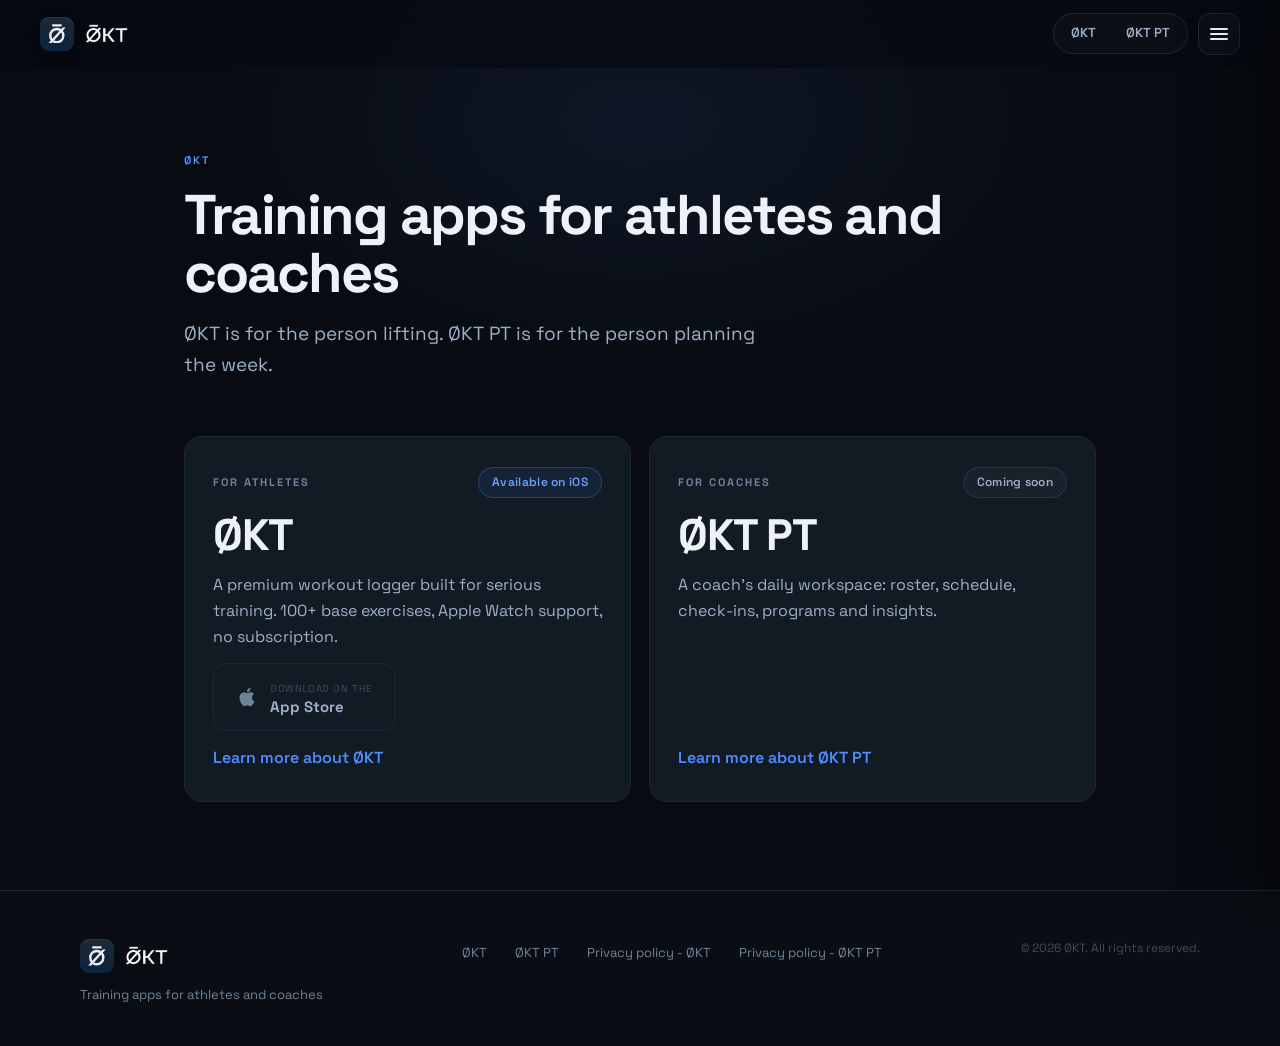
<file: index.html>
<!DOCTYPE html>
<html lang="en">
<head>
  <meta charset="UTF-8" />
  <meta name="viewport" content="width=device-width, initial-scale=1.0" />
  <title>ØKT — Training apps for athletes and coaches</title>
  <meta name="description" content="ØKT helps you log your training. ØKT PT is a companion app for personal trainers and coaches, coming soon." />
  <meta name="theme-color" content="#080b11" />
  <link rel="canonical" href="https://oktapp.com/" />
  <link rel="alternate" hreflang="en" href="https://oktapp.com/?lang=en" />
  <link rel="alternate" hreflang="nb" href="https://oktapp.com/?lang=no" />
  <link rel="alternate" hreflang="x-default" href="https://oktapp.com/" />

  <!-- icons -->
  <link rel="icon" type="image/svg+xml" href="/assets/icon.svg" />
  <link rel="icon" type="image/png" sizes="32x32" href="/assets/favicon-32.png" />
  <link rel="apple-touch-icon" href="/assets/apple-touch-icon.png" />
  <link rel="manifest" href="/site.webmanifest" />

  <!-- social -->
  <meta property="og:type" content="website" />
  <meta property="og:site_name" content="ØKT" />
  <meta property="og:locale" content="en_GB" />
  <meta property="og:url" content="https://oktapp.com/" />
  <meta property="og:title" content="ØKT — Training apps for athletes and coaches" />
  <meta property="og:description" content="ØKT helps you log your training. ØKT PT is a companion app for personal trainers and coaches, coming soon." />
  <meta property="og:image" content="https://oktapp.com/assets/og-image.png" />
  <meta property="og:image:width" content="1200" />
  <meta property="og:image:height" content="630" />
  <meta name="twitter:card" content="summary_large_image" />
  <meta name="twitter:image" content="https://oktapp.com/assets/og-image.png" />

  <link rel="preconnect" href="https://fonts.googleapis.com" />
  <link rel="preconnect" href="https://fonts.gstatic.com" crossorigin />
  <link href="https://fonts.googleapis.com/css2?family=Space+Grotesk:wght@400;500;600;700&family=DM+Mono:wght@400;500&display=swap" rel="stylesheet" />
  <link rel="stylesheet" href="/assets/site.css?v=2026-11-07c" />
  <style>
    .hub-cards {
      max-width: 960px;
      margin: 0 auto;
      padding: 8px clamp(20px, 5vw, 24px) 88px;
      display: grid;
      grid-template-columns: repeat(2, minmax(0, 1fr));
      gap: 18px;
    }
    .hub-card {
      display: flex;
      flex-direction: column;
      align-items: flex-start;
      gap: 14px;
      background: var(--card);
      border: 1px solid var(--border);
      border-radius: var(--radius);
      padding: 30px 28px;
    }
    .hub-card-top {
      display: flex;
      align-items: center;
      justify-content: space-between;
      gap: 12px;
      width: 100%;
    }
    .hub-tag {
      font-size: 11px; font-weight: 700; letter-spacing: 2px;
      text-transform: uppercase; color: var(--muted);
    }
    .hub-name {
      font-size: clamp(32px, 5vw, 44px);
      font-weight: 700; letter-spacing: -1.4px; line-height: 1.05;
    }
    .hub-line { color: var(--text-2); flex: 1; }
    @media (max-width: 720px) {
      .hub-cards { grid-template-columns: 1fr; padding-bottom: 64px; }
      .hub-card { padding: 26px 22px; }
    }
  </style>
</head>

<body data-page="hub" data-title-key="hub.meta.title" data-desc-key="hub.meta.desc">

  <a class="skip-link" href="#main" data-i18n="skip">Skip to content</a>

  <!-- ══════════  NAV  ══════════ -->
  <nav class="site-nav">
    <a href="/" class="brand" aria-label="ØKT">
      <span class="brand-mark" data-mark></span>
      <img src="/assets/logo.png" alt="ØKT" class="brand-word" />
    </a>

    <div class="nav-right">
      <div class="app-switch" role="group" data-i18n-attr="aria-label:nav.apps" aria-label="Apps">
        <a href="/okt/" data-i18n="nav.appokt">ØKT</a>
        <a href="/pt/" data-i18n="nav.apppt">ØKT PT</a>
      </div>
      <button class="hamburger" type="button" aria-expanded="false" aria-controls="okt-drawer"
              data-i18n-attr="aria-label:drawer.open" aria-label="Open menu">
        <span class="bars"><span></span><span></span><span></span></span>
      </button>
    </div>
  </nav>

  <main id="main">

  <!-- ══════════  HERO  ══════════ -->
  <header class="landing-hero">
    <p class="landing-eyebrow" data-i18n="hub.eyebrow">ØKT</p>
    <h1 class="landing-title" data-i18n="hub.title">Training apps for athletes and coaches</h1>
    <p class="landing-sub" data-i18n="hub.sub">ØKT is for the person lifting. ØKT PT is for the person planning the week.</p>
  </header>

  <!-- ══════════  THE TWO APPS  ══════════ -->
  <div class="hub-cards">

    <section class="hub-card" aria-labelledby="hub-okt-name">
      <div class="hub-card-top">
        <span class="hub-tag" data-i18n="hub.okt.tag">For athletes</span>
        <span class="status-pill status-pill--live" data-i18n="hub.okt.pill">Available on iOS</span>
      </div>
      <h2 class="hub-name" id="hub-okt-name">ØKT</h2>
      <p class="hub-line" data-i18n="hub.okt.line">A premium workout logger built for serious training. 100+ base exercises, Apple Watch support, no subscription.</p>
      <a class="store-btn" href="https://apps.apple.com/us/app/økt/id6775596410" target="_blank" rel="noopener">
        <svg width="22" height="22" viewBox="0 0 24 24" fill="currentColor" aria-hidden="true"><path d="M18.71 19.5c-.83 1.24-1.71 2.45-3.05 2.47-1.34.03-1.77-.79-3.29-.79-1.53 0-2 .77-3.27.82-1.31.05-2.3-1.32-3.14-2.53C4.25 17 2.94 12.45 4.7 9.39c.87-1.52 2.43-2.48 4.12-2.51 1.28-.02 2.5.87 3.29.87.78 0 2.26-1.07 3.8-.91.65.03 2.47.26 3.64 1.98-.09.06-2.17 1.28-2.15 3.81.03 3.02 2.65 4.03 2.68 4.04-.03.07-.42 1.44-1.38 2.83M13 3.5c.73-.83 1.94-1.46 2.94-1.5.13 1.17-.34 2.35-1.04 3.19-.69.85-1.83 1.51-2.95 1.42-.15-1.15.41-2.35 1.05-3.11z"/></svg>
        <span class="store-lines"><span class="store-small" data-i18n="store.badge">Download on the</span><br><span class="store-big">App Store</span></span>
      </a>
      <a class="text-link" href="/okt/" data-i18n="hub.okt.link">Learn more about ØKT</a>
    </section>

    <section class="hub-card" aria-labelledby="hub-pt-name">
      <div class="hub-card-top">
        <span class="hub-tag" data-i18n="hub.pt.tag">For coaches</span>
        <span class="status-pill" data-i18n="hub.pt.pill">Coming soon</span>
      </div>
      <h2 class="hub-name" id="hub-pt-name">ØKT PT</h2>
      <p class="hub-line" data-i18n="hub.pt.line">A coach's daily workspace: roster, schedule, check-ins, programs and insights.</p>
      <a class="text-link" href="/pt/" data-i18n="hub.pt.link">Learn more about ØKT PT</a>
    </section>

  </div>

  </main>

  <!-- ══════════  FOOTER  ══════════ -->
  <footer class="site-footer">
    <div class="footer-inner">
      <div class="footer-brand">
        <a href="/" class="brand" aria-label="ØKT">
          <span class="brand-mark" data-mark></span>
          <img src="/assets/logo.png" alt="ØKT" class="brand-word" />
        </a>
        <p class="footer-tag" data-i18n="hub.footer_tagline">Training apps for athletes and coaches</p>
      </div>
      <ul class="footer-links">
        <li><a href="/okt/"           data-i18n="nav.appokt">ØKT</a></li>
        <li><a href="/pt/"            data-i18n="nav.apppt">ØKT PT</a></li>
        <li><a href="/privacy.html"   data-i18n="nav.pvokt">Privacy policy - ØKT</a></li>
        <li><a href="/pt/privacy"     data-i18n="nav.pvpt">Privacy policy - ØKT PT</a></li>
      </ul>
      <div class="footer-copy" data-i18n="footer.copy">© 2026 ØKT. All rights reserved.</div>
    </div>
  </footer>

  <!-- ?v= is a cache buster: bump it in ALL pages whenever assets change.
       i18n.js overwrites the HTML copy at runtime, so a stale cached copy
       silently replaces correct text with old strings. -->
  <script src="/assets/i18n.js?v=2026-11-07c"></script>
  <script src="/assets/site.js?v=2026-11-07c"></script>
  <script type="application/ld+json">
  {
    "@context": "https://schema.org",
    "@type": "WebSite",
    "name": "ØKT",
    "url": "https://oktapp.com/"
  }
  </script>

</body>
</html>
</file>
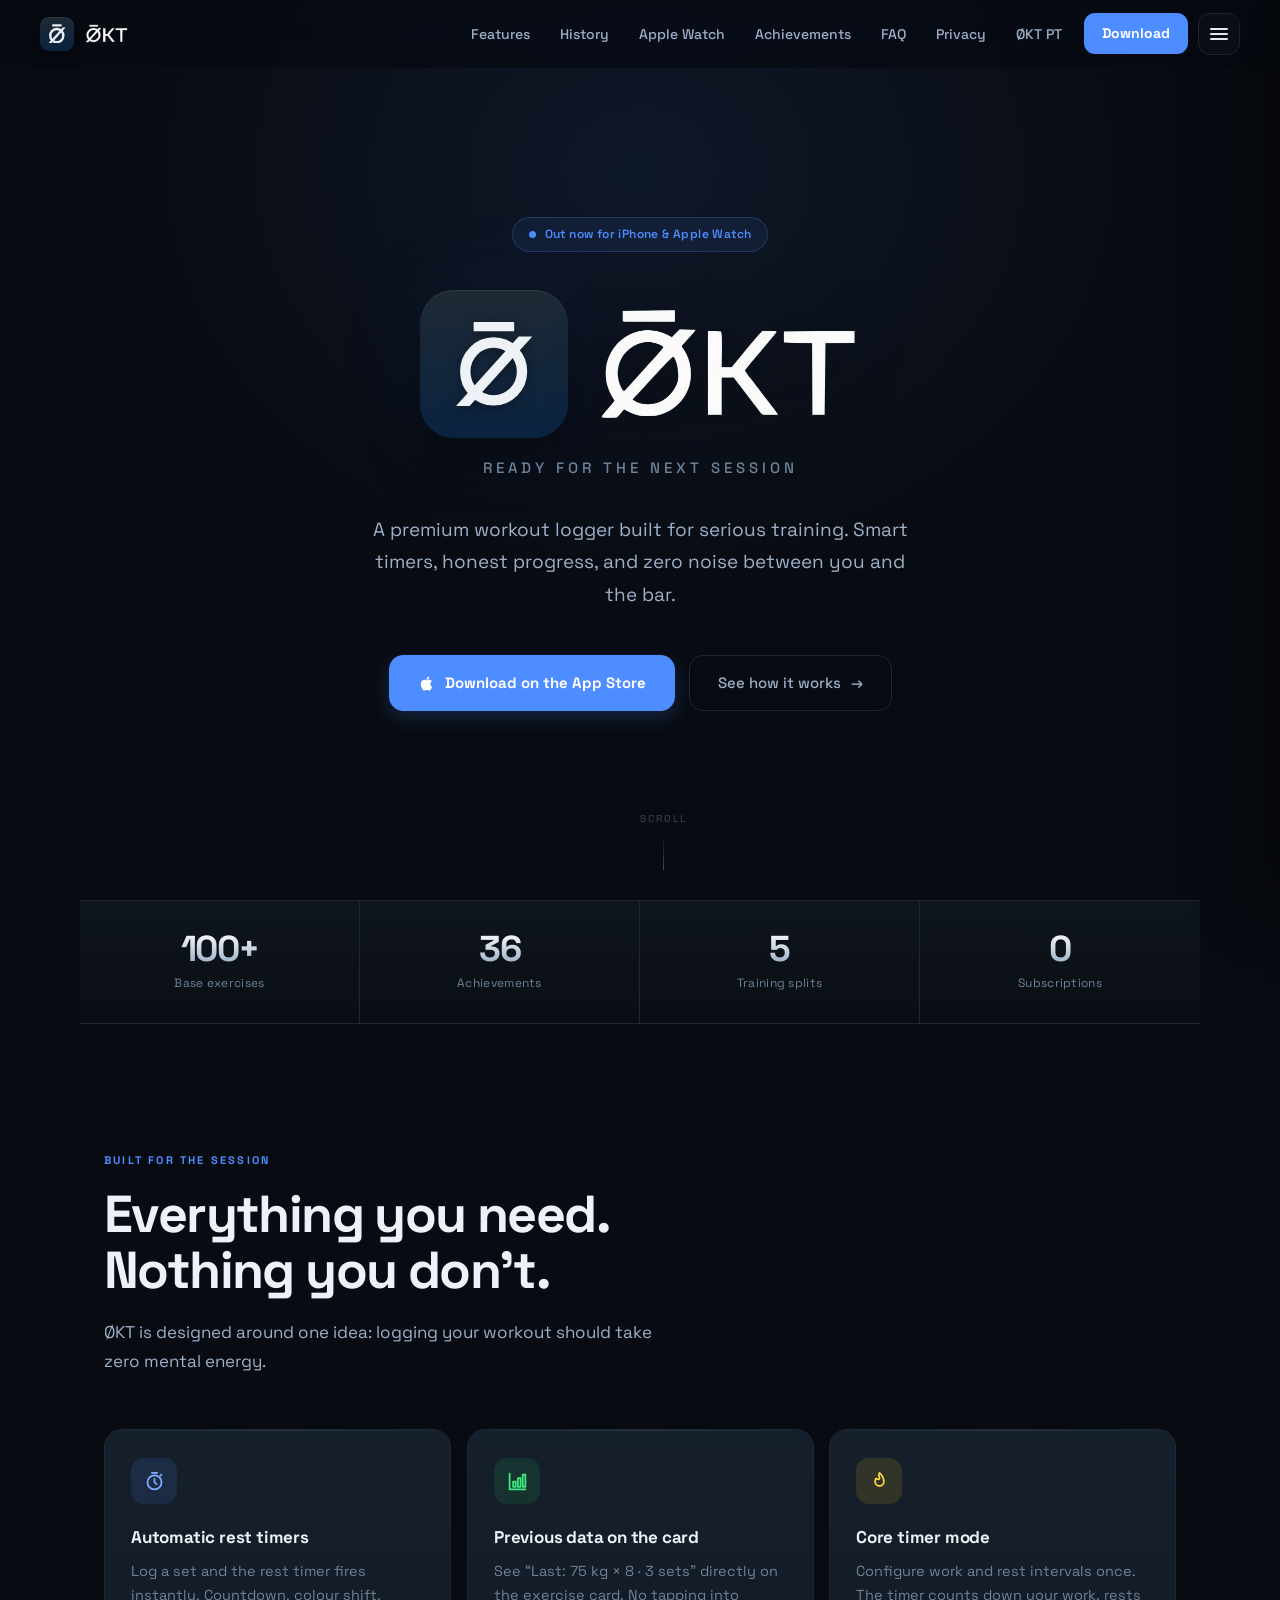
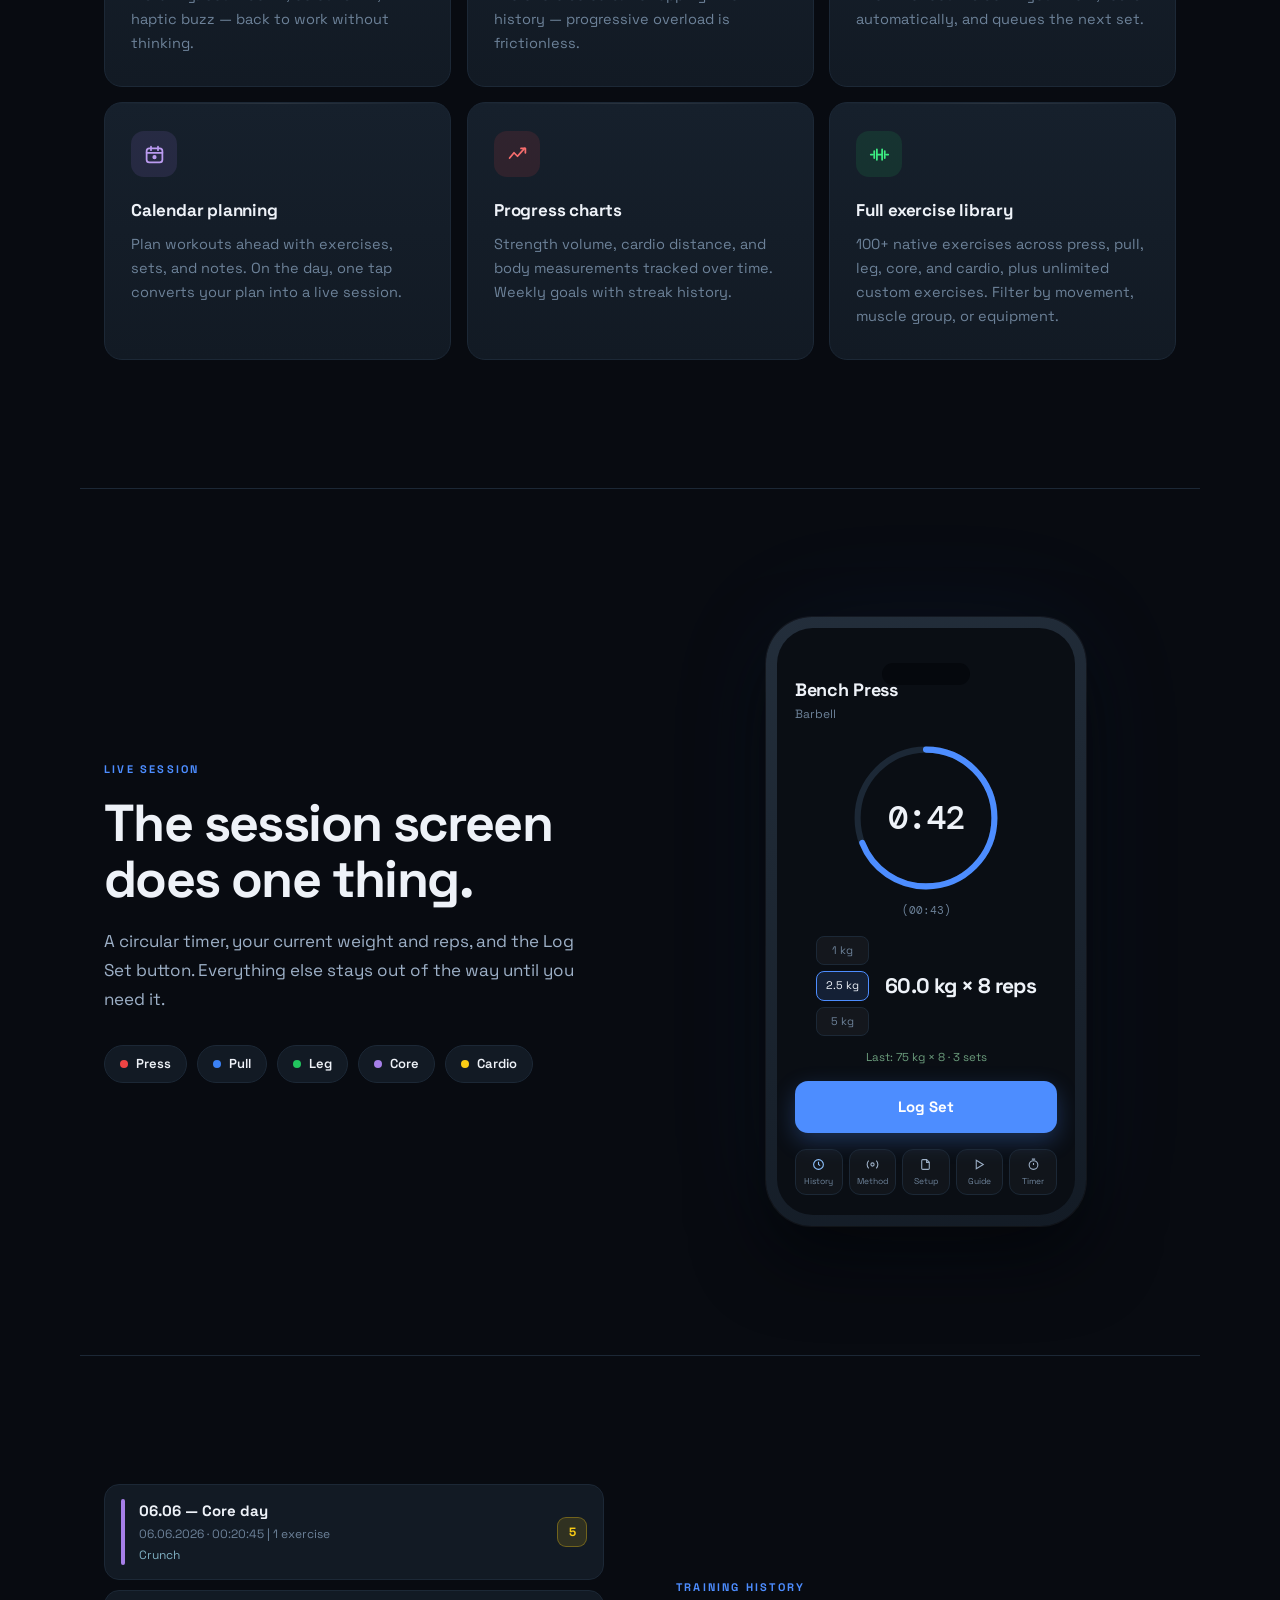
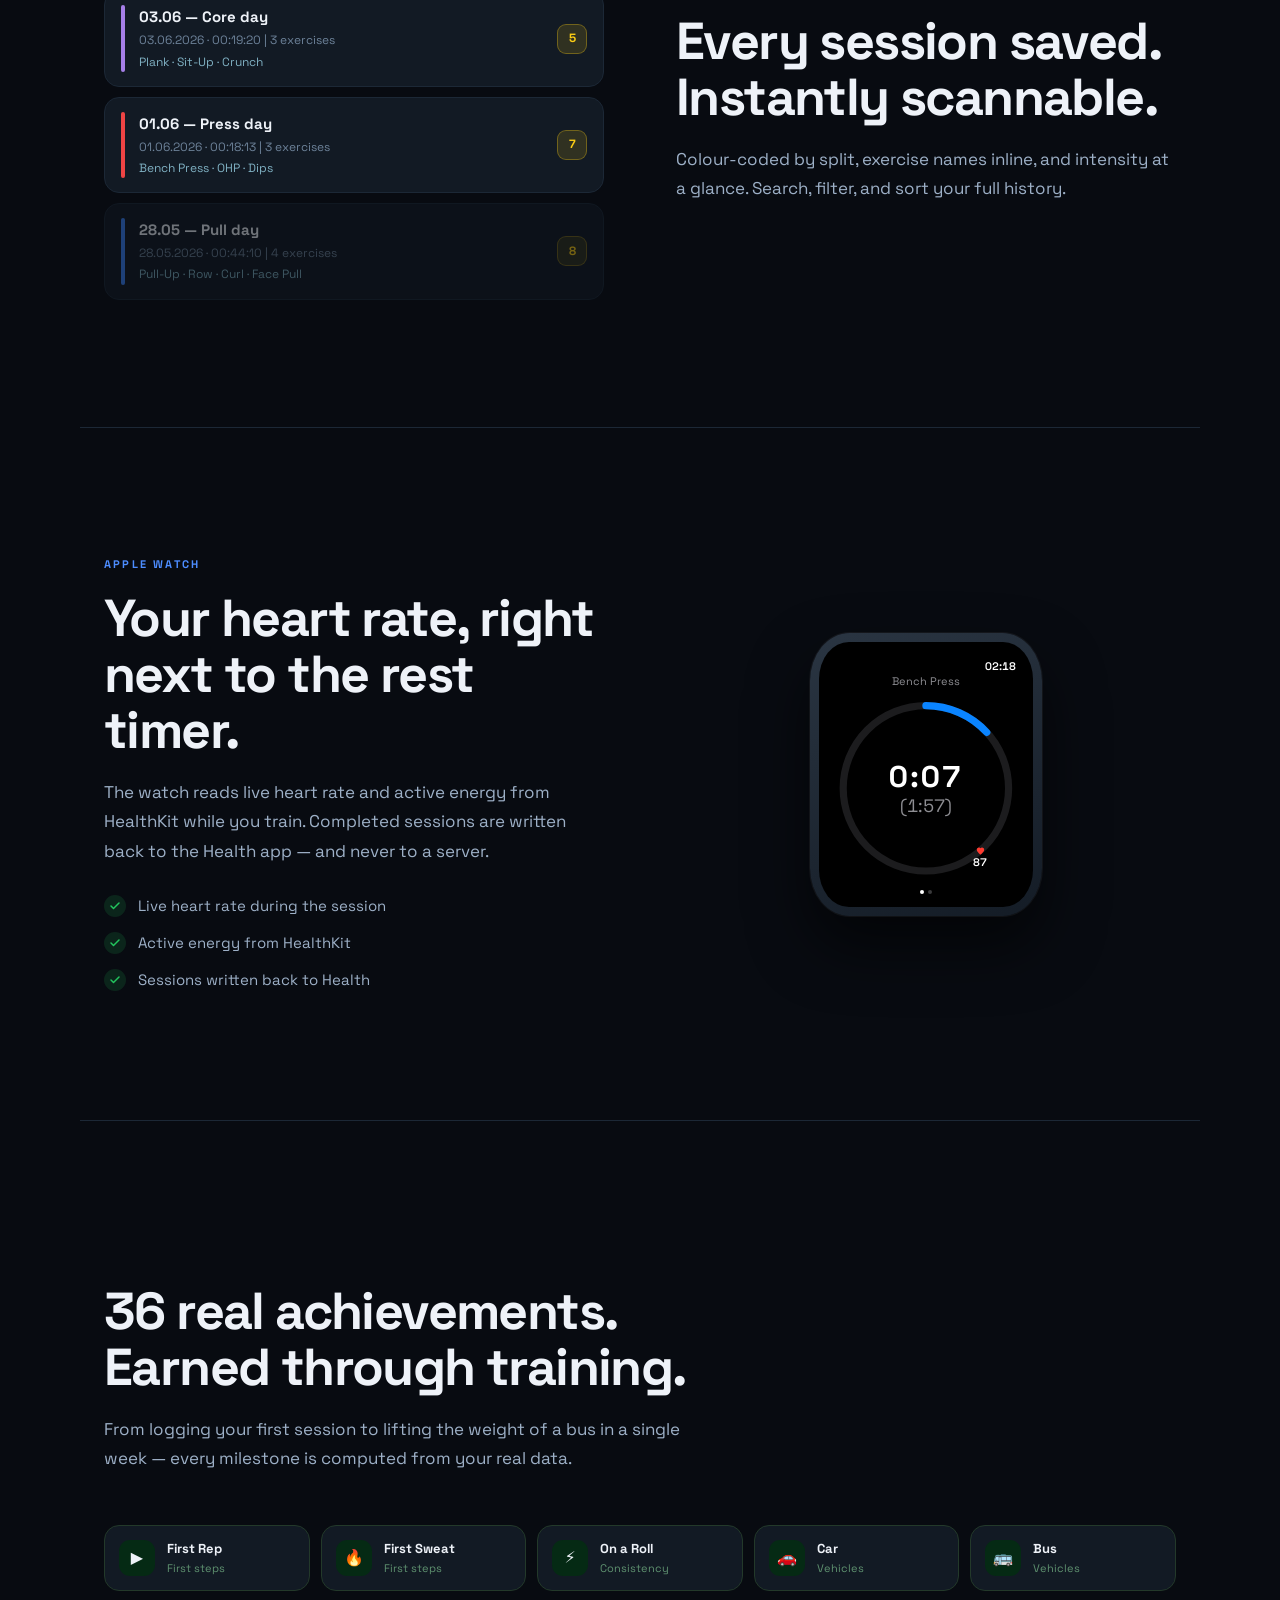
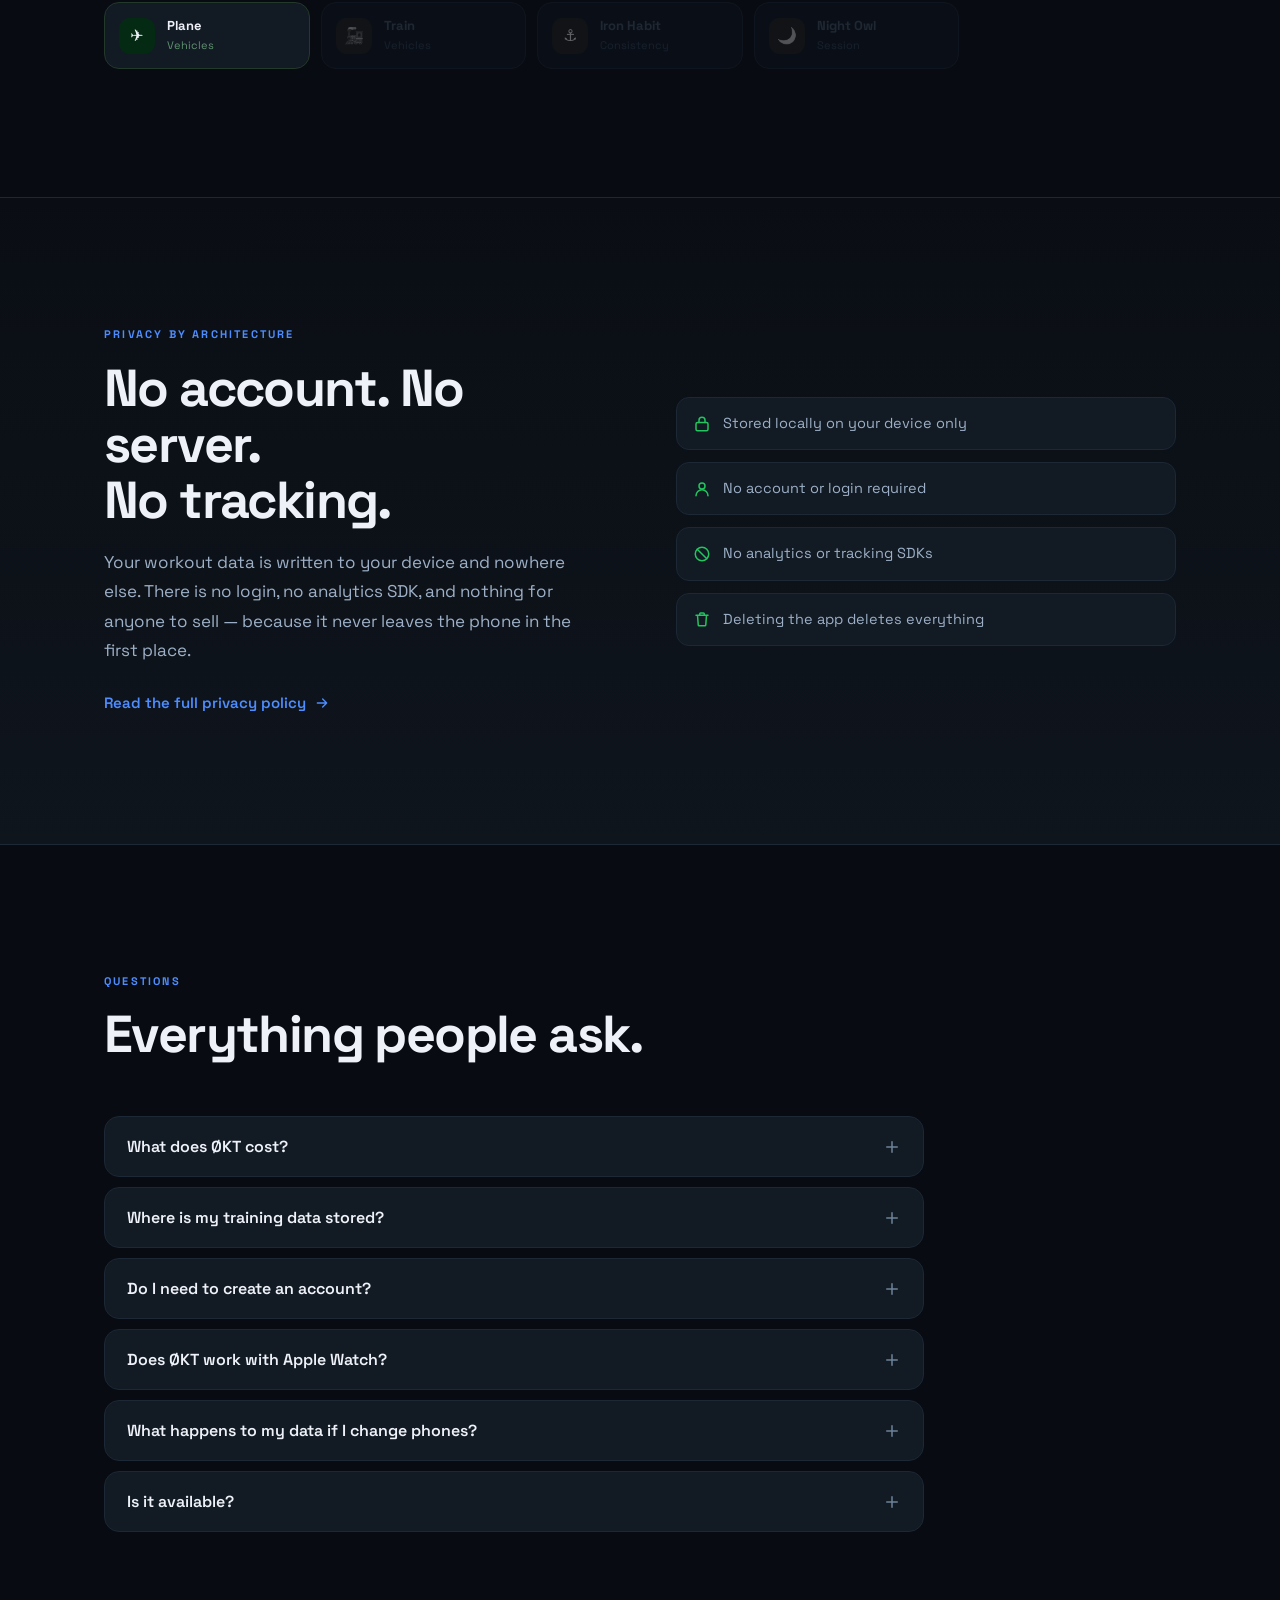
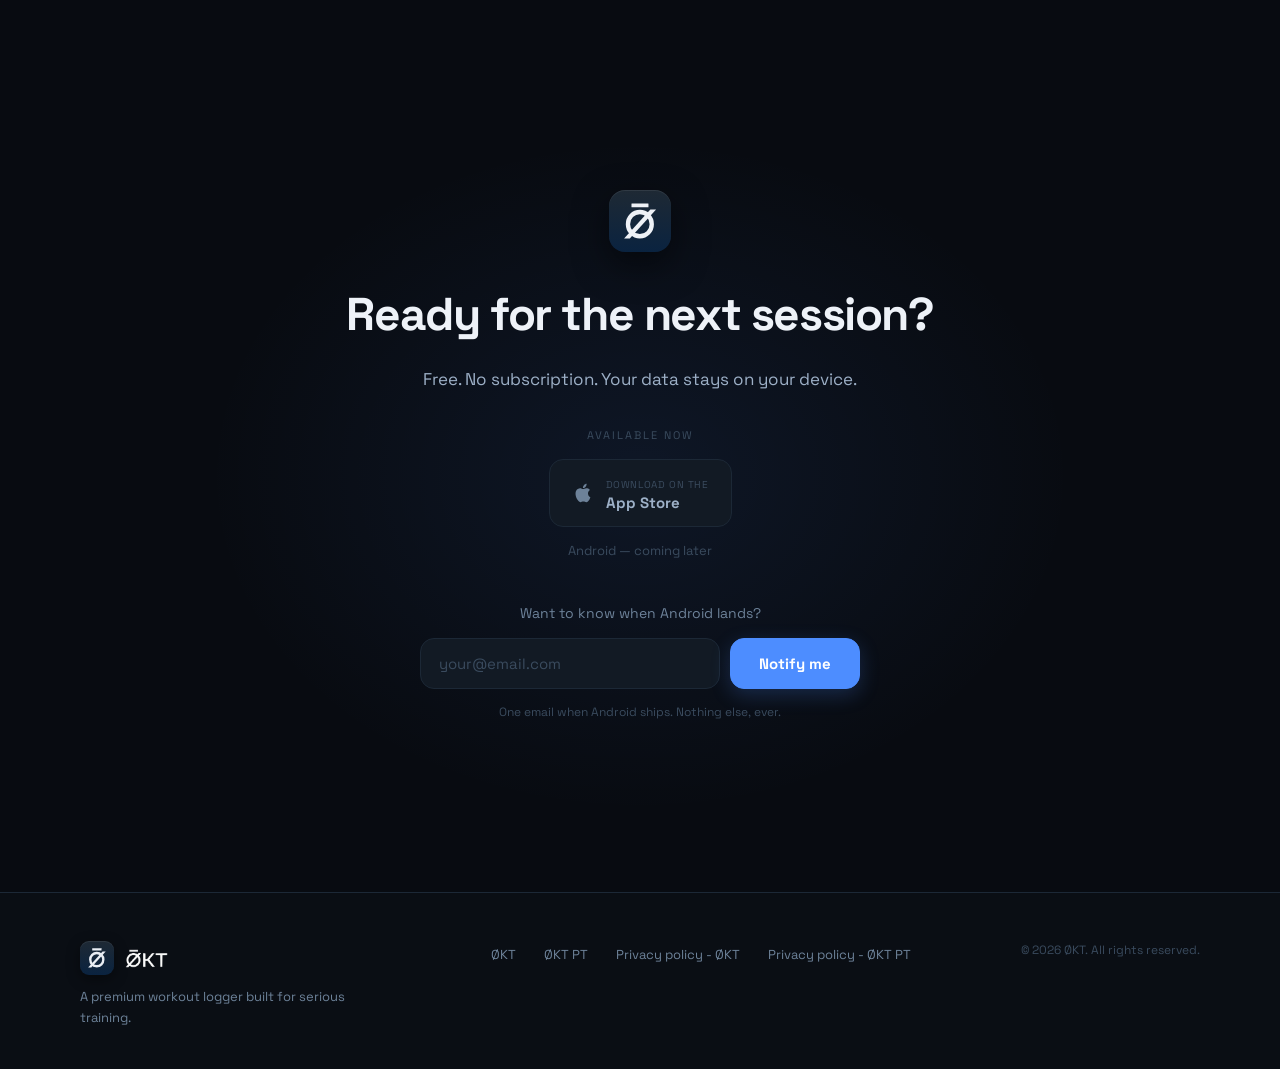
<file: okt/index.html>
<!DOCTYPE html>
<html lang="en">
<head>
  <meta charset="UTF-8" />
  <meta name="viewport" content="width=device-width, initial-scale=1.0" />
  <title>ØKT — Ready for the next session</title>
  <meta name="description" content="ØKT is a premium workout logging app built for serious training. Automatic rest timers, honest progress tracking, Apple Watch support and 36 achievements. Free, no account, no tracking." />
  <meta name="theme-color" content="#080b11" />
  <link rel="canonical" href="https://oktapp.com/okt/" />
  <link rel="alternate" hreflang="en" href="https://oktapp.com/okt/?lang=en" />
  <link rel="alternate" hreflang="nb" href="https://oktapp.com/okt/?lang=no" />
  <link rel="alternate" hreflang="x-default" href="https://oktapp.com/okt/" />

  <!-- icons -->
  <link rel="icon" type="image/svg+xml" href="/assets/icon.svg" />
  <link rel="icon" type="image/png" sizes="32x32" href="/assets/favicon-32.png" />
  <link rel="apple-touch-icon" href="/assets/apple-touch-icon.png" />
  <link rel="manifest" href="/site.webmanifest" />

  <!-- social -->
  <meta property="og:type" content="website" />
  <meta property="og:site_name" content="ØKT" />
  <meta property="og:locale" content="en_GB" />
  <meta property="og:url" content="https://oktapp.com/okt/" />
  <meta property="og:title" content="ØKT — Ready for the next session" />
  <meta property="og:description" content="ØKT is a premium workout logging app built for serious training. Automatic rest timers, honest progress tracking, Apple Watch support and 36 achievements. Free, no account, no tracking." />
  <meta property="og:image" content="https://oktapp.com/assets/og-image.png" />
  <meta property="og:image:width" content="1200" />
  <meta property="og:image:height" content="630" />
  <meta name="twitter:card" content="summary_large_image" />
  <meta name="twitter:image" content="https://oktapp.com/assets/og-image.png" />

  <link rel="preconnect" href="https://fonts.googleapis.com" />
  <link rel="preconnect" href="https://fonts.gstatic.com" crossorigin />
  <link href="https://fonts.googleapis.com/css2?family=Space+Grotesk:wght@400;500;600;700&family=DM+Mono:wght@400;500&display=swap" rel="stylesheet" />
  <link rel="stylesheet" href="/assets/site.css?v=2026-11-07c" />

  <style>
    /* ═══════════  HERO  ═══════════ */
    .hero {
      min-height: 100svh;
      display: flex;
      flex-direction: column;
      align-items: center;
      justify-content: center;
      text-align: center;
      padding: calc(var(--nav-h) + 56px) 24px 96px;
      position: relative;
      overflow: hidden;
    }
    .hero::before {
      content: '';
      position: absolute;
      top: -280px; left: 50%;
      transform: translateX(-50%);
      width: 1100px; height: 900px;
      background: radial-gradient(ellipse at center, rgba(77,141,255,.10) 0%, transparent 68%);
      pointer-events: none;
    }
    .hero::after {
      content: '';
      position: absolute;
      inset: auto 0 0 0;
      height: 200px;
      background: linear-gradient(to bottom, transparent, var(--bg));
      pointer-events: none;
    }
    .hero > * { position: relative; z-index: 1; }

    .hero-badge {
      display: inline-flex;
      align-items: center;
      gap: 9px;
      background: rgba(77,141,255,.08);
      border: 1px solid rgba(77,141,255,.24);
      border-radius: 100px;
      padding: 7px 16px;
      font-size: 12px;
      font-weight: 600;
      color: var(--blue);
      letter-spacing: .4px;
      margin-bottom: 38px;
      animation: fadeUp .7s var(--ease) both;
    }
    .hero-badge .pulse {
      width: 7px; height: 7px;
      border-radius: 50%;
      background: var(--blue);
      box-shadow: 0 0 0 0 rgba(77,141,255,.6);
      animation: pulse 2.4s infinite;
    }
    @keyframes pulse {
      0%   { box-shadow: 0 0 0 0 rgba(77,141,255,.55); }
      70%  { box-shadow: 0 0 0 9px rgba(77,141,255,0); }
      100% { box-shadow: 0 0 0 0 rgba(77,141,255,0); }
    }

    .hero-lockup {
      display: flex;
      align-items: center;
      gap: clamp(14px, 3vw, 28px);
      margin-bottom: 18px;
      animation: fadeUp .7s .08s var(--ease) both;
    }
    .hero-mark {
      width: clamp(76px, 15vw, 148px);
      aspect-ratio: 1;
      border-radius: clamp(18px, 3.4vw, 34px);
      background: linear-gradient(180deg, #1e2934 0%, #0a2340 100%);
      display: grid;
      place-items: center;
      box-shadow:
        0 1px 0 rgba(255,255,255,.08) inset,
        0 18px 50px rgba(0,0,0,.55),
        0 0 90px rgba(77,141,255,.10);
    }
    .hero-mark svg {
      width: 58%; height: 58%;
      color: #eef1f6;
      filter: drop-shadow(0 2px 6px rgba(0,0,0,.35));
    }
    .hero-word { line-height: 0; }
    .hero-word img {
      display: block;
      height: clamp(52px, 11vw, 118px);
      width: auto;
      filter: drop-shadow(0 8px 30px rgba(0,0,0,.35));
    }

    .hero-tagline {
      font-size: clamp(12px, 1.6vw, 15px);
      color: var(--muted);
      letter-spacing: 4px;
      text-transform: uppercase;
      font-weight: 500;
      margin-bottom: 34px;
      animation: fadeUp .7s .16s var(--ease) both;
    }
    .hero-desc {
      max-width: 540px;
      font-size: clamp(16px, 2vw, 19px);
      color: var(--text-2);
      line-height: 1.7;
      margin-bottom: 44px;
      animation: fadeUp .7s .24s var(--ease) both;
    }
    .hero-actions {
      display: flex;
      gap: 14px;
      flex-wrap: wrap;
      justify-content: center;
      animation: fadeUp .7s .32s var(--ease) both;
    }
    .hero-scroll {
      position: absolute;
      bottom: 30px; left: 50%;
      transform: translateX(-50%);
      display: flex;
      flex-direction: column;
      align-items: center;
      gap: 9px;
      color: var(--faint);
      font-size: 10px;
      letter-spacing: 2px;
      text-transform: uppercase;
      animation: fadeUp .7s .8s var(--ease) both;
    }
    .scroll-line {
      width: 1px; height: 34px;
      background: linear-gradient(to bottom, transparent, var(--faint));
      animation: scrollPulse 2.4s ease-in-out infinite;
    }
    @keyframes fadeUp { from { opacity: 0; transform: translateY(24px); } to { opacity: 1; transform: none; } }
    @keyframes scrollPulse { 0%,100% { opacity: .25; } 50% { opacity: 1; } }

    /* ═══════════  STATS  ═══════════ */
    .stats-bar {
      display: grid;
      grid-template-columns: repeat(4, 1fr);
      border-top: 1px solid var(--border);
      border-bottom: 1px solid var(--border);
      background: linear-gradient(180deg, var(--surface), var(--bg-2));
      max-width: 1120px;
      margin: 0 auto;
    }
    .stat-item {
      text-align: center;
      padding: 30px 16px;
      border-right: 1px solid var(--border);
    }
    .stat-item:last-child { border-right: none; }
    .stat-number {
      font-size: clamp(26px, 4vw, 36px);
      font-weight: 700;
      letter-spacing: -1.5px;
      line-height: 1;
      margin-bottom: 7px;
      background: linear-gradient(180deg, #fff, #93a8c2);
      -webkit-background-clip: text; background-clip: text; color: transparent;
    }
    .stat-label { font-size: 12px; color: var(--muted); letter-spacing: .3px; }

    /* ═══════════  SECTIONS  ═══════════ */
    section {
      padding: clamp(72px, 11vw, 128px) clamp(20px, 5vw, 24px);
      max-width: 1120px;
      margin: 0 auto;
    }
    .section-eyebrow {
      font-size: 11px;
      font-weight: 700;
      letter-spacing: 2.2px;
      text-transform: uppercase;
      color: var(--blue);
      margin-bottom: 16px;
    }
    .section-title {
      font-size: clamp(30px, 5.2vw, 52px);
      font-weight: 700;
      letter-spacing: -1.6px;
      line-height: 1.08;
      margin-bottom: 20px;
    }
    .section-sub {
      font-size: 17px;
      color: var(--text-2);
      max-width: 580px;
      line-height: 1.72;
      margin-bottom: 52px;
    }
    .divider { height: 1px; background: var(--border); max-width: 1120px; margin: 0 auto; }

    /* ═══════════  FEATURES  ═══════════ */
    .features-grid {
      display: grid;
      grid-template-columns: repeat(auto-fit, minmax(290px, 1fr));
      gap: 16px;
    }
    .feature-card {
      background: linear-gradient(180deg, var(--card-hi), var(--card));
      border: 1px solid var(--border);
      border-radius: var(--radius);
      padding: 28px 26px 30px;
      position: relative;
      overflow: hidden;
      transition: border-color .25s, transform .25s var(--ease);
    }
    .feature-card::after {
      content: '';
      position: absolute;
      inset: 0 0 auto 0;
      height: 1px;
      background: linear-gradient(to right, transparent, rgba(255,255,255,.09), transparent);
    }
    .feature-card:hover { border-color: var(--blue-dim); transform: translateY(-3px); }
    .feature-icon {
      width: 46px; height: 46px;
      border-radius: 13px;
      display: grid;
      place-items: center;
      margin-bottom: 20px;
      color: var(--blue);
    }
    .feature-icon svg { width: 21px; height: 21px; }
    .feature-icon.blue   { background: rgba(77,141,255,.12);  color: #7fadff; }
    .feature-icon.green  { background: rgba(34,197,94,.12);   color: #3ced82; }
    .feature-icon.gold   { background: rgba(250,204,21,.12);  color: #ffd93c; }
    .feature-icon.purple { background: rgba(166,127,232,.12); color: #bb9bf0; }
    .feature-icon.red    { background: rgba(239,68,68,.12);   color: #f76d6d; }
    .feature-title { font-size: 17px; font-weight: 700; margin-bottom: 9px; letter-spacing: -.2px; }
    .feature-desc  { font-size: 14.5px; color: var(--muted); line-height: 1.65; }

    /* ═══════════  SPLIT LAYOUT  ═══════════ */
    .split {
      display: grid;
      grid-template-columns: 1fr 1fr;
      gap: clamp(36px, 6vw, 72px);
      align-items: center;
    }
    .split .section-sub { margin-bottom: 0; }

    /* ═══════════  DEVICE FRAME  ═══════════ */
    .device {
      width: min(320px, 100%);
      margin: 0 auto;
      background: linear-gradient(160deg, #232e3b, #131b25);
      border-radius: 46px;
      padding: 11px;
      box-shadow:
        0 0 0 1px rgba(255,255,255,.05),
        0 34px 70px rgba(0,0,0,.6),
        0 0 120px rgba(77,141,255,.07);
    }
    .device-screen {
      background: var(--bg-2);
      border-radius: 36px;
      padding: 26px 18px 20px;
      position: relative;
      overflow: hidden;
    }
    .device-notch {
      position: absolute;
      top: 9px; left: 50%;
      transform: translateX(-50%);
      width: 88px; height: 22px;
      border-radius: 100px;
      background: #05080d;
    }
    .device-screen > * { position: relative; }

    .mockup-title { font-size: 18px; font-weight: 700; letter-spacing: -.3px; }
    .mockup-sub   { font-size: 12px; color: var(--muted); }

    .timer-ring {
      width: 152px; height: 152px;
      margin: 18px auto 8px;
      position: relative;
      display: grid;
      place-items: center;
    }
    .timer-ring svg { position: absolute; inset: 0; width: 100%; height: 100%; transform: rotate(-90deg); }
    .timer-number {
      font-family: 'DM Mono', monospace;
      font-size: 34px;
      font-weight: 500;
      letter-spacing: -1px;
    }
    .timer-caption {
      text-align: center;
      font-size: 11px;
      color: var(--muted);
      font-family: 'DM Mono', monospace;
      margin-bottom: 16px;
    }
    .weight-row {
      display: flex;
      align-items: center;
      justify-content: center;
      gap: 16px;
      margin-bottom: 12px;
    }
    .incr { display: flex; flex-direction: column; gap: 6px; }
    .incr div {
      background: rgba(255,255,255,.04);
      border: 1px solid var(--border);
      border-radius: 8px;
      padding: 5px 9px;
      font-size: 11px;
      text-align: center;
      color: var(--muted);
    }
    .incr div.on { background: rgba(77,141,255,.14); border-color: var(--blue); color: var(--text); }
    .weight-main { font-size: 21px; font-weight: 700; letter-spacing: -.6px; }
    .last-line { text-align: center; font-size: 11.5px; color: #6b9c7c; margin-bottom: 14px; }
    .log-btn {
      background: var(--blue);
      border-radius: 13px;
      padding: 14px;
      text-align: center;
      font-weight: 700;
      font-size: 15px;
      color: #fff;
      margin-bottom: 16px;
      box-shadow: 0 8px 22px rgba(77,141,255,.28);
    }
    .util-row { display: flex; gap: 6px; justify-content: space-between; }
    .util {
      flex: 1;
      background: rgba(255,255,255,.03);
      border: 1px solid var(--border);
      border-radius: 11px;
      padding: 8px 2px 6px;
      display: flex;
      flex-direction: column;
      align-items: center;
      gap: 4px;
      font-size: 8.5px;
      color: var(--muted);
    }

    /* ═══════════  LOG CARDS  ═══════════ */
    .log-cards { display: flex; flex-direction: column; gap: 10px; }
    .log-card {
      background: var(--card);
      border: 1px solid var(--border);
      border-radius: 15px;
      padding: 14px 16px;
      display: flex;
      align-items: center;
      gap: 14px;
      transition: border-color .2s, transform .2s var(--ease);
    }
    .log-card:hover { border-color: var(--border-hi); transform: translateX(3px); }
    .log-bar { width: 4px; border-radius: 3px; align-self: stretch; flex-shrink: 0; }
    .log-content { flex: 1; min-width: 0; }
    .log-title { font-size: 15px; font-weight: 700; margin-bottom: 2px; }
    .log-meta { font-size: 12px; color: var(--muted); margin-bottom: 2px; }
    .log-ex { font-size: 12px; color: #7fb0c2; }
    .intensity {
      width: 30px; height: 30px;
      border-radius: 9px;
      background: rgba(250,204,21,.13);
      border: 1px solid rgba(250,204,21,.32);
      display: grid; place-items: center;
      font-size: 12px; font-weight: 700; color: #facc15;
      flex-shrink: 0;
    }
    .splits-row { display: flex; gap: 10px; flex-wrap: wrap; margin-top: 30px; }
    .split-chip {
      display: inline-flex; align-items: center; gap: 8px;
      background: var(--card);
      border: 1px solid var(--border);
      border-radius: 100px;
      padding: 8px 15px;
      font-size: 13px; font-weight: 600;
    }
    .split-dot { width: 8px; height: 8px; border-radius: 50%; }

    /* ═══════════  WATCH  ═══════════ */
    .watch-frame {
      width: min(232px, 80%);
      margin: 0 auto;
      aspect-ratio: 0.82;
      background: linear-gradient(160deg, #2a3542, #141c26);
      border-radius: 17%;
      padding: 9px;
      box-shadow: 0 0 0 1px rgba(255,255,255,.05), 0 30px 60px rgba(0,0,0,.6);
    }
    .watch-screen {
      position: relative;
      height: 100%;
      background: #000;
      border-radius: 14%;
      padding: 9% 8% 6%;
      display: flex;
      flex-direction: column;
      align-items: center;
      overflow: hidden;
    }
    .watch-time {
      align-self: flex-end;
      font-size: 11px; font-weight: 600; color: #fff;
      line-height: 1;
      font-variant-numeric: tabular-nums;
    }
    .watch-ex {
      margin-top: 3px;
      font-size: 11px; color: #8e8e93; line-height: 1.2;
      text-align: center;
    }

    .watch-ring {
      position: relative;
      width: 100%;
      flex: 1;
      margin-top: 4px;
      display: grid;
      place-items: center;
    }
    .watch-ring-svg {
      position: absolute;
      inset: 0;
      width: 100%; height: 100%;
      transform: rotate(-90deg);
    }
    .watch-ring-track, .watch-ring-arc {
      fill: none;
      stroke-width: 4;
    }
    .watch-ring-track { stroke: #1c1c1e; }
    .watch-ring-arc {
      stroke: #0a84ff;
      stroke-linecap: round;
      /* r=46 → circumference ≈ 289; ~13% filled */
      stroke-dasharray: 289;
      stroke-dashoffset: 251;
    }
    .watch-ring-mid { text-align: center; line-height: 1; }
    .watch-count {
      font-size: 30px; font-weight: 700; color: #fff;
      letter-spacing: 2px;
      font-variant-numeric: tabular-nums;
    }
    .watch-total {
      margin-top: 5px;
      font-size: 18px; color: #8e8e93;
      font-variant-numeric: tabular-nums;
    }
    .watch-hr {
      position: absolute;
      right: 16%; bottom: 9%;
      display: flex; flex-direction: column; align-items: center; gap: 1px;
      line-height: 1;
    }
    .watch-hr svg { width: 11px; height: 11px; color: #ff3b30; }
    .watch-hr span {
      font-size: 11px; font-weight: 600; color: #fff;
      font-variant-numeric: tabular-nums;
    }

    .watch-dots { display: flex; gap: 4px; margin-top: 5px; }
    .watch-dots span {
      width: 4px; height: 4px; border-radius: 50%;
      background: #3a3a3c;
    }
    .watch-dots span.on { background: #fff; }

    .check-list { list-style: none; display: flex; flex-direction: column; gap: 13px; margin-top: 28px; }
    .check-list li {
      display: flex; align-items: center; gap: 12px;
      font-size: 15px; color: var(--text-2);
    }
    .check-list .tick {
      width: 22px; height: 22px; border-radius: 50%;
      background: rgba(34,197,94,.14);
      color: var(--green);
      display: grid; place-items: center;
      flex-shrink: 0;
    }

    /* ═══════════  ACHIEVEMENTS  ═══════════ */
    .ach-grid {
      display: grid;
      grid-template-columns: repeat(auto-fill, minmax(190px, 1fr));
      gap: 11px;
    }
    .ach-row {
      background: var(--card);
      border: 1px solid #23392a;
      border-radius: 15px;
      padding: 13px 14px;
      display: flex; align-items: center; gap: 12px;
      transition: transform .2s var(--ease), border-color .2s;
    }
    .ach-row:hover { transform: translateY(-2px); border-color: #345c3f; }
    .ach-row.locked { border-color: var(--border); opacity: .38; }
    .ach-icon {
      width: 36px; height: 36px; border-radius: 11px;
      background: var(--green-dim);
      display: grid; place-items: center;
      font-size: 16px; flex-shrink: 0;
    }
    .ach-row.locked .ach-icon { background: #1a2430; filter: grayscale(1); }
    .ach-title { font-size: 13px; font-weight: 700; }
    .ach-cat   { font-size: 11px; color: #5f9270; }
    .ach-row.locked .ach-title { color: #47576a; }
    .ach-row.locked .ach-cat   { color: #33445a; }

    /* ═══════════  PRIVACY BAND  ═══════════ */
    .privacy-band {
      background: linear-gradient(180deg, var(--bg-2), var(--surface));
      border-top: 1px solid var(--border);
      border-bottom: 1px solid var(--border);
    }
    .privacy-band .split { max-width: 1120px; margin: 0 auto; }
    .priv-list { list-style: none; display: grid; gap: 12px; }
    .priv-list li {
      display: flex; align-items: center; gap: 12px;
      background: var(--card);
      border: 1px solid var(--border);
      border-radius: 13px;
      padding: 14px 16px;
      font-size: 14.5px;
      color: var(--text-2);
    }
    .priv-list .lock { color: var(--green); flex-shrink: 0; }
    .priv-link {
      display: inline-flex; align-items: center; gap: 8px;
      margin-top: 26px;
      color: var(--blue);
      font-weight: 600; font-size: 15px;
      text-decoration: none;
    }
    .priv-link:hover { text-decoration: underline; }

    /* ═══════════  FAQ  ═══════════ */
    .faq-list { display: flex; flex-direction: column; gap: 10px; max-width: 820px; }
    .faq-item {
      background: var(--card);
      border: 1px solid var(--border);
      border-radius: 15px;
      overflow: hidden;
      transition: border-color .2s;
    }
    .faq-item.open { border-color: var(--blue-dim); }
    .faq-q {
      width: 100%;
      display: flex; align-items: center; justify-content: space-between; gap: 16px;
      background: none; border: none;
      padding: 19px 22px;
      color: var(--text);
      font-family: inherit; font-size: 16px; font-weight: 600;
      text-align: left; cursor: pointer;
    }
    .faq-q .plus { color: var(--muted); flex-shrink: 0; transition: transform .3s var(--ease); }
    .faq-item.open .faq-q .plus { transform: rotate(45deg); color: var(--blue); }
    .faq-a {
      display: grid;
      grid-template-rows: 0fr;
      transition: grid-template-rows .32s var(--ease);
    }
    .faq-item.open .faq-a { grid-template-rows: 1fr; }
    .faq-a > div { overflow: hidden; }
    .faq-a p {
      padding: 0 22px 20px;
      font-size: 15px;
      color: var(--muted);
      line-height: 1.7;
    }

    /* ═══════════  CTA  ═══════════ */
    .cta {
      text-align: center;
      padding: clamp(80px, 12vw, 130px) 24px;
      position: relative;
      overflow: hidden;
    }
    .cta::before {
      content: '';
      position: absolute;
      top: 50%; left: 50%;
      transform: translate(-50%, -50%);
      width: 900px; height: 700px;
      background: radial-gradient(ellipse, rgba(77,141,255,.09) 0%, transparent 68%);
      pointer-events: none;
    }
    .cta-inner { position: relative; z-index: 1; max-width: 620px; margin: 0 auto; }
    .cta-mark {
      width: 62px; height: 62px;
      border-radius: 16px;
      margin: 0 auto 26px;
      background: linear-gradient(180deg, #1e2934 0%, #0a2340 100%);
      display: grid; place-items: center;
      box-shadow: 0 1px 0 rgba(255,255,255,.08) inset, 0 12px 34px rgba(0,0,0,.5);
    }
    .cta-mark svg { width: 58%; height: 58%; color: #eef1f6; }
    .cta-title { font-size: clamp(28px, 5vw, 46px); font-weight: 700; letter-spacing: -1.4px; margin-bottom: 14px; }
    .cta-sub { font-size: 17px; color: var(--text-2); margin-bottom: 34px; }

    .notify-form {
      display: flex;
      gap: 10px;
      max-width: 440px;
      margin: 0 auto 14px;
      flex-wrap: wrap;
    }
    .notify-form input {
      flex: 1;
      min-width: 200px;
      background: var(--card);
      border: 1px solid var(--border);
      border-radius: 14px;
      padding: 15px 18px;
      color: var(--text);
      font-family: inherit;
      font-size: 15px;
      transition: border-color .2s;
    }
    .notify-form input::placeholder { color: var(--faint); }
    .notify-form input:focus { outline: none; border-color: var(--blue); }
    .notify-fine { font-size: 12px; color: var(--faint); margin-bottom: 40px; }

    .store-row { display: flex; gap: 12px; justify-content: center; flex-wrap: wrap; }
    .store-eyebrow {
      font-size: 11px; letter-spacing: 2px; text-transform: uppercase;
      color: var(--faint); margin-bottom: 14px;
    }
    /* Android is not released — plain text, deliberately not a store badge. */
    .store-android { font-size: 13px; color: var(--faint); margin-top: 14px; }
    .notify-lead { font-size: 14px; color: var(--muted); margin: 40px 0 14px; }

    /* ═══════════  RESPONSIVE  ═══════════ */
    @media (max-width: 860px) {
      .split { grid-template-columns: 1fr; }
      .split .visual { order: 2; }
    }
    @media (max-width: 620px) {
      .stats-bar { grid-template-columns: 1fr 1fr; }
      .stat-item:nth-child(even) { border-right: none; }
      .stat-item:nth-child(-n+2) { border-bottom: 1px solid var(--border); }
      .hero-lockup { flex-direction: column; gap: 18px; }
    }
  </style>
</head>

<body data-page="okt" data-title-key="meta.title" data-desc-key="meta.desc">

  <a class="skip-link" href="#main" data-i18n="skip">Skip to content</a>

  <!-- ══════════  NAV  ══════════ -->
  <nav class="site-nav">
    <a href="/" class="brand" aria-label="ØKT">
      <span class="brand-mark" data-mark></span>
      <img src="/assets/logo.png" alt="ØKT" class="brand-word" />
    </a>

    <div class="nav-right">
      <ul class="nav-links">
        <li><a href="#features"     data-i18n="nav.features">Features</a></li>
        <li><a href="#log"          data-i18n="nav.history">History</a></li>
        <li><a href="#watch"        data-i18n="nav.watch">Apple Watch</a></li>
        <li><a href="#achievements" data-i18n="nav.achievements">Achievements</a></li>
        <li><a href="#faq"          data-i18n="nav.faq">FAQ</a></li>
        <li><a href="/privacy.html"  data-i18n="nav.privacy">Privacy</a></li>
        <li><a href="/pt/"           data-i18n="nav.apppt">ØKT PT</a></li>
      </ul>
      <a href="#download" class="nav-cta" data-i18n="nav.download">Download</a>
      <button class="hamburger" type="button" aria-expanded="false" aria-controls="okt-drawer"
              data-i18n-attr="aria-label:drawer.open" aria-label="Open menu">
        <span class="bars"><span></span><span></span><span></span></span>
      </button>
    </div>
  </nav>

  <main id="main">

  <!-- ══════════  HERO  ══════════ -->
  <header class="hero">
    <div class="hero-badge"><span class="pulse"></span><span data-i18n="hero.badge">Out now for iPhone &amp; Apple Watch</span></div>

    <div class="hero-lockup">
      <div class="hero-mark" data-mark aria-hidden="true"></div>
      <h1 class="hero-word"><img src="/assets/logo.png" alt="ØKT" /></h1>
    </div>

    <p class="hero-tagline" data-i18n="hero.tagline">Ready for the next session</p>
    <p class="hero-desc" data-i18n="hero.desc">A premium workout logger built for serious training. Smart timers, honest progress, and zero noise between you and the bar.</p>

    <div class="hero-actions">
      <a href="#download" class="btn-primary">
        <svg width="17" height="17" viewBox="0 0 24 24" fill="currentColor" aria-hidden="true"><path d="M18.71 19.5c-.83 1.24-1.71 2.45-3.05 2.47-1.34.03-1.77-.79-3.29-.79-1.53 0-2 .77-3.27.82-1.31.05-2.3-1.32-3.14-2.53C4.25 17 2.94 12.45 4.7 9.39c.87-1.52 2.43-2.48 4.12-2.51 1.28-.02 2.5.87 3.29.87.78 0 2.26-1.07 3.8-.91.65.03 2.47.26 3.64 1.98-.09.06-2.17 1.28-2.15 3.81.03 3.02 2.65 4.03 2.68 4.04-.03.07-.42 1.44-1.38 2.83M13 3.5c.73-.83 1.94-1.46 2.94-1.5.13 1.17-.34 2.35-1.04 3.19-.69.85-1.83 1.51-2.95 1.42-.15-1.15.41-2.35 1.05-3.11z"/></svg>
        <span data-i18n="hero.cta1">Download on the App Store</span>
      </a>
      <a href="#features" class="btn-secondary"><span data-i18n="hero.cta2">See how it works</span> →</a>
    </div>

    <div class="hero-scroll" aria-hidden="true">
      <span data-i18n="hero.scroll">Scroll</span>
      <div class="scroll-line"></div>
    </div>
  </header>

  <!-- ══════════  STATS  ══════════ -->
  <div class="stats-bar">
    <div class="stat-item"><div class="stat-number" data-count="100" data-count-suffix="+">100+</div><div class="stat-label" data-i18n="stats.exercises">Base exercises</div></div>
    <div class="stat-item"><div class="stat-number" data-count="36">36</div><div class="stat-label" data-i18n="stats.ach">Achievements</div></div>
    <div class="stat-item"><div class="stat-number" data-count="5">5</div><div class="stat-label" data-i18n="stats.splits">Training splits</div></div>
    <div class="stat-item"><div class="stat-number" data-count="0">0</div><div class="stat-label" data-i18n="stats.subs">Subscriptions</div></div>
  </div>

  <!-- ══════════  FEATURES  ══════════ -->
  <section id="features">
    <p class="section-eyebrow reveal" data-i18n="feat.eyebrow">Built for the session</p>
    <h2 class="section-title reveal" data-i18n="feat.title">Everything you need.<br>Nothing you don't.</h2>
    <p class="section-sub reveal" data-i18n="feat.sub">ØKT is designed around one idea: logging your workout should take zero mental energy.</p>

    <div class="features-grid">
      <div class="feature-card reveal">
        <div class="feature-icon blue"><svg viewBox="0 0 24 24" fill="none" stroke="currentColor" stroke-width="2" stroke-linecap="round" stroke-linejoin="round"><circle cx="12" cy="13" r="8"/><path d="M12 9v4l2.5 2M9 2h6M18.5 5.5l1.5-1.5"/></svg></div>
        <div class="feature-title" data-i18n="f1.t">Automatic rest timers</div>
        <div class="feature-desc" data-i18n="f1.d">Log a set and the rest timer fires instantly. Countdown, colour shift, haptic buzz — back to work without thinking.</div>
      </div>
      <div class="feature-card reveal">
        <div class="feature-icon green"><svg viewBox="0 0 24 24" fill="none" stroke="currentColor" stroke-width="2" stroke-linecap="round" stroke-linejoin="round"><path d="M3 3v18h18"/><rect x="7" y="12" width="3" height="6"/><rect x="12.5" y="8" width="3" height="10"/><rect x="18" y="4" width="3" height="14"/></svg></div>
        <div class="feature-title" data-i18n="f2.t">Previous data on the card</div>
        <div class="feature-desc" data-i18n="f2.d">See “Last: 75 kg × 8 · 3 sets” directly on the exercise card. No tapping into history — progressive overload is frictionless.</div>
      </div>
      <div class="feature-card reveal">
        <div class="feature-icon gold"><svg viewBox="0 0 24 24" fill="none" stroke="currentColor" stroke-width="2" stroke-linecap="round" stroke-linejoin="round"><path d="M12 2s5 5 5 10a5 5 0 0 1-10 0c0-2 1-3.5 1-3.5S12 11 12 8c0-2-1-3-1-3s1-2 1-3z"/></svg></div>
        <div class="feature-title" data-i18n="f3.t">Core timer mode</div>
        <div class="feature-desc" data-i18n="f3.d">Configure work and rest intervals once. The timer counts down your work, rests automatically, and queues the next set.</div>
      </div>
      <div class="feature-card reveal">
        <div class="feature-icon purple"><svg viewBox="0 0 24 24" fill="none" stroke="currentColor" stroke-width="2" stroke-linecap="round" stroke-linejoin="round"><rect x="3" y="5" width="18" height="16" rx="3"/><path d="M3 10h18M8 3v4M16 3v4"/><circle cx="12" cy="15" r="1.4" fill="currentColor"/></svg></div>
        <div class="feature-title" data-i18n="f4.t">Calendar planning</div>
        <div class="feature-desc" data-i18n="f4.d">Plan workouts ahead with exercises, sets, and notes. On the day, one tap converts your plan into a live session.</div>
      </div>
      <div class="feature-card reveal">
        <div class="feature-icon red"><svg viewBox="0 0 24 24" fill="none" stroke="currentColor" stroke-width="2" stroke-linecap="round" stroke-linejoin="round"><path d="M3 16l5-6 4 4 8-9"/><path d="M16 5h5v5"/></svg></div>
        <div class="feature-title" data-i18n="f5.t">Progress charts</div>
        <div class="feature-desc" data-i18n="f5.d">Strength volume, cardio distance, and body measurements tracked over time. Weekly goals with streak history.</div>
      </div>
      <div class="feature-card reveal">
        <div class="feature-icon green"><svg viewBox="0 0 24 24" fill="none" stroke="currentColor" stroke-width="2" stroke-linecap="round" stroke-linejoin="round"><path d="M2 12h2M20 12h2M6 8v8M18 8v8M9 6v12M15 6v12M9 12h6"/></svg></div>
        <div class="feature-title" data-i18n="f6.t">Full exercise library</div>
        <div class="feature-desc" data-i18n="f6.d">100+ native exercises across press, pull, leg, core, and cardio, plus unlimited custom exercises. Filter by movement, muscle group, or equipment.</div>
      </div>
    </div>
  </section>

  <div class="divider"></div>

  <!-- ══════════  SESSION  ══════════ -->
  <section id="session">
    <div class="split">
      <div class="reveal">
        <p class="section-eyebrow" data-i18n="sess.eyebrow">Live session</p>
        <h2 class="section-title" data-i18n="sess.title">The session screen does one thing.</h2>
        <p class="section-sub" data-i18n="sess.sub">A circular timer, your current weight and reps, and the Log Set button. Everything else stays out of the way until you need it.</p>
        <div class="splits-row">
          <div class="split-chip"><span class="split-dot" style="background:var(--press)"></span><span data-i18n="split.press">Press</span></div>
          <div class="split-chip"><span class="split-dot" style="background:var(--pull)"></span><span data-i18n="split.pull">Pull</span></div>
          <div class="split-chip"><span class="split-dot" style="background:var(--leg)"></span><span data-i18n="split.leg">Leg</span></div>
          <div class="split-chip"><span class="split-dot" style="background:var(--core)"></span><span data-i18n="split.core">Core</span></div>
          <div class="split-chip"><span class="split-dot" style="background:var(--cardio)"></span><span data-i18n="split.cardio">Cardio</span></div>
        </div>
      </div>

      <div class="visual reveal">
        <div class="device" role="img" aria-label="ØKT live session screen">
          <div class="device-screen">
            <div class="device-notch"></div>
            <div class="mockup-title">Bench Press</div>
            <div class="mockup-sub">Barbell</div>

            <div class="timer-ring">
              <svg viewBox="0 0 100 100" aria-hidden="true">
                <circle cx="50" cy="50" r="45" fill="none" stroke="#1c2836" stroke-width="4"/>
                <circle cx="50" cy="50" r="45" fill="none" stroke="#4d8dff" stroke-width="4"
                        stroke-linecap="round" stroke-dasharray="283" stroke-dashoffset="88"/>
              </svg>
              <span class="timer-number">0:42</span>
            </div>
            <div class="timer-caption">(00:43)</div>

            <div class="weight-row">
              <div class="incr"><div>1 kg</div><div class="on">2.5 kg</div><div>5 kg</div></div>
              <div class="weight-main" data-i18n="sess.reps">60.0 kg × 8 reps</div>
            </div>
            <div class="last-line" data-i18n="sess.last">Last: 75 kg × 8 · 3 sets</div>
            <div class="log-btn"><span data-i18n="sess.log">Log Set</span></div>

            <div class="util-row">
              <div class="util"><svg width="13" height="13" viewBox="0 0 24 24" fill="none" stroke="#8fc3ff" stroke-width="2"><circle cx="12" cy="12" r="9"/><path d="M12 7v5l3 2"/></svg><span data-i18n="util.history">History</span></div>
              <div class="util"><svg width="13" height="13" viewBox="0 0 24 24" fill="none" stroke="#9db0c7" stroke-width="2"><circle cx="12" cy="12" r="3"/><path d="M19 5a10 10 0 0 1 0 14M5 5a10 10 0 0 0 0 14"/></svg><span data-i18n="util.method">Method</span></div>
              <div class="util"><svg width="13" height="13" viewBox="0 0 24 24" fill="none" stroke="#9db0c7" stroke-width="2"><path d="M14 3H7a2 2 0 0 0-2 2v14a2 2 0 0 0 2 2h10a2 2 0 0 0 2-2V8z"/><path d="M14 3v5h5"/></svg><span data-i18n="util.setup">Setup</span></div>
              <div class="util"><svg width="13" height="13" viewBox="0 0 24 24" fill="none" stroke="#9db0c7" stroke-width="2"><path d="M6 4l13 8-13 8z"/></svg><span data-i18n="util.guide">Guide</span></div>
              <div class="util"><svg width="13" height="13" viewBox="0 0 24 24" fill="none" stroke="#9db0c7" stroke-width="2"><circle cx="12" cy="13" r="8"/><path d="M12 9v4M9 2h6"/></svg><span data-i18n="util.timer">Timer</span></div>
            </div>
          </div>
        </div>
      </div>
    </div>
  </section>

  <div class="divider"></div>

  <!-- ══════════  HISTORY  ══════════ -->
  <section id="log">
    <div class="split">
      <div class="visual reveal">
        <div class="log-cards">
          <div class="log-card">
            <div class="log-bar" style="background:var(--core)"></div>
            <div class="log-content">
              <div class="log-title">06.06 — <span data-i18n="log.coreday">Core day</span></div>
              <div class="log-meta">06.06.2026 · 00:20:45 | <span data-i18n="log.ex1">1 exercise</span></div>
              <div class="log-ex">Crunch</div>
            </div>
            <div class="intensity">5</div>
          </div>
          <div class="log-card">
            <div class="log-bar" style="background:var(--core)"></div>
            <div class="log-content">
              <div class="log-title">03.06 — <span data-i18n="log.coreday">Core day</span></div>
              <div class="log-meta">03.06.2026 · 00:19:20 | <span data-i18n="log.ex3">3 exercises</span></div>
              <div class="log-ex">Plank · Sit-Up · Crunch</div>
            </div>
            <div class="intensity">5</div>
          </div>
          <div class="log-card">
            <div class="log-bar" style="background:var(--press)"></div>
            <div class="log-content">
              <div class="log-title">01.06 — <span data-i18n="log.pressday">Press day</span></div>
              <div class="log-meta">01.06.2026 · 00:18:13 | <span data-i18n="log.ex3">3 exercises</span></div>
              <div class="log-ex">Bench Press · OHP · Dips</div>
            </div>
            <div class="intensity">7</div>
          </div>
          <div class="log-card" style="opacity:.45">
            <div class="log-bar" style="background:var(--pull)"></div>
            <div class="log-content">
              <div class="log-title">28.05 — <span data-i18n="log.pullday">Pull day</span></div>
              <div class="log-meta">28.05.2026 · 00:44:10 | <span data-i18n="log.ex4">4 exercises</span></div>
              <div class="log-ex">Pull-Up · Row · Curl · Face Pull</div>
            </div>
            <div class="intensity">8</div>
          </div>
        </div>
      </div>

      <div class="reveal">
        <p class="section-eyebrow" data-i18n="log.eyebrow">Training history</p>
        <h2 class="section-title" data-i18n="log.title">Every session saved.<br>Instantly scannable.</h2>
        <p class="section-sub" data-i18n="log.sub">Colour-coded by split, exercise names inline, and intensity at a glance. Search, filter, and sort your full history.</p>
      </div>
    </div>
  </section>

  <div class="divider"></div>

  <!-- ══════════  APPLE WATCH  ══════════ -->
  <section id="watch">
    <div class="split">
      <div class="reveal">
        <p class="section-eyebrow" data-i18n="watch.eyebrow">Apple Watch</p>
        <h2 class="section-title" data-i18n="watch.title">Your heart rate, right next to the rest timer.</h2>
        <p class="section-sub" data-i18n="watch.sub">The watch reads live heart rate and active energy from HealthKit while you train. Completed sessions are written back to the Health app — and never to a server.</p>
        <ul class="check-list">
          <li><span class="tick"><svg width="12" height="12" viewBox="0 0 24 24" fill="none" stroke="currentColor" stroke-width="3" stroke-linecap="round" stroke-linejoin="round"><path d="M20 6 9 17l-5-5"/></svg></span><span data-i18n="watch.p1">Live heart rate during the session</span></li>
          <li><span class="tick"><svg width="12" height="12" viewBox="0 0 24 24" fill="none" stroke="currentColor" stroke-width="3" stroke-linecap="round" stroke-linejoin="round"><path d="M20 6 9 17l-5-5"/></svg></span><span data-i18n="watch.p2">Active energy from HealthKit</span></li>
          <li><span class="tick"><svg width="12" height="12" viewBox="0 0 24 24" fill="none" stroke="currentColor" stroke-width="3" stroke-linecap="round" stroke-linejoin="round"><path d="M20 6 9 17l-5-5"/></svg></span><span data-i18n="watch.p3">Sessions written back to Health</span></li>
        </ul>
      </div>

      <div class="visual reveal">
        <div class="watch-frame" role="img" aria-label="ØKT on Apple Watch">
          <div class="watch-screen">
            <div class="watch-time">02:18</div>
            <div class="watch-ex" data-i18n="watch.mock.ex">Bench Press</div>

            <div class="watch-ring">
              <svg class="watch-ring-svg" viewBox="0 0 100 100" aria-hidden="true">
                <circle class="watch-ring-track" cx="50" cy="50" r="46" />
                <circle class="watch-ring-arc"   cx="50" cy="50" r="46" />
              </svg>
              <div class="watch-ring-mid">
                <div class="watch-count">0:07</div>
                <div class="watch-total">(1:57)</div>
              </div>
              <div class="watch-hr">
                <svg viewBox="0 0 24 24" fill="currentColor" aria-hidden="true"><path d="M12 21s-8-4.9-8-10.4A4.6 4.6 0 0 1 12 7a4.6 4.6 0 0 1 8 3.6C20 16.1 12 21 12 21z"/></svg>
                <span>87</span>
              </div>
            </div>

            <div class="watch-dots"><span class="on"></span><span></span></div>
          </div>
        </div>
      </div>
    </div>
  </section>

  <div class="divider"></div>

  <!-- ══════════  ACHIEVEMENTS  ══════════ -->
  <section id="achievements">
    <p class="section-eyebrow reveal" data-i18n="ach.eyebrow">Trophy case</p>
    <h2 class="section-title reveal" data-i18n="ach.title">36 real achievements.<br>Earned through training.</h2>
    <p class="section-sub reveal" data-i18n="ach.sub">From logging your first session to lifting the weight of a bus in a single week — every milestone is computed from your real data.</p>

    <div class="ach-grid reveal">
      <div class="ach-row"><div class="ach-icon">▶</div><div><div class="ach-title" data-i18n="ach.a1">First Rep</div><div class="ach-cat" data-i18n="ach.c1">First steps</div></div></div>
      <div class="ach-row"><div class="ach-icon">🔥</div><div><div class="ach-title" data-i18n="ach.a2">First Sweat</div><div class="ach-cat" data-i18n="ach.c1">First steps</div></div></div>
      <div class="ach-row"><div class="ach-icon">⚡</div><div><div class="ach-title" data-i18n="ach.a3">On a Roll</div><div class="ach-cat" data-i18n="ach.c2">Consistency</div></div></div>
      <div class="ach-row"><div class="ach-icon">🚗</div><div><div class="ach-title" data-i18n="ach.a4">Car</div><div class="ach-cat" data-i18n="ach.c3">Vehicles</div></div></div>
      <div class="ach-row"><div class="ach-icon">🚌</div><div><div class="ach-title" data-i18n="ach.a5">Bus</div><div class="ach-cat" data-i18n="ach.c3">Vehicles</div></div></div>
      <div class="ach-row"><div class="ach-icon">✈️</div><div><div class="ach-title" data-i18n="ach.a6">Plane</div><div class="ach-cat" data-i18n="ach.c3">Vehicles</div></div></div>
      <div class="ach-row locked"><div class="ach-icon">🚂</div><div><div class="ach-title" data-i18n="ach.a7">Train</div><div class="ach-cat" data-i18n="ach.c3">Vehicles</div></div></div>
      <div class="ach-row locked"><div class="ach-icon">⚓</div><div><div class="ach-title" data-i18n="ach.a8">Iron Habit</div><div class="ach-cat" data-i18n="ach.c2">Consistency</div></div></div>
      <div class="ach-row locked"><div class="ach-icon">🌙</div><div><div class="ach-title" data-i18n="ach.a9">Night Owl</div><div class="ach-cat" data-i18n="ach.c4">Session</div></div></div>
    </div>
  </section>

  <!-- ══════════  PRIVACY BAND  ══════════ -->
  <div class="privacy-band">
    <section id="privacy-teaser">
      <div class="split">
        <div class="reveal">
          <p class="section-eyebrow" data-i18n="pt.eyebrow">Privacy by architecture</p>
          <h2 class="section-title" data-i18n="pt.title">No account. No server.<br>No tracking.</h2>
          <p class="section-sub" data-i18n="pt.sub">Your workout data is written to your device and nowhere else. There is no login, no analytics SDK, and nothing for anyone to sell — because it never leaves the phone in the first place.</p>
          <a class="priv-link" href="/privacy.html">
            <span data-i18n="pt.link">Read the full privacy policy</span>
            <svg width="16" height="16" viewBox="0 0 24 24" fill="none" stroke="currentColor" stroke-width="2" stroke-linecap="round" stroke-linejoin="round"><path d="M5 12h14M13 6l6 6-6 6"/></svg>
          </a>
        </div>
        <ul class="priv-list reveal">
          <li><span class="lock"><svg width="18" height="18" viewBox="0 0 24 24" fill="none" stroke="currentColor" stroke-width="2" stroke-linecap="round" stroke-linejoin="round"><rect x="4" y="10" width="16" height="11" rx="2"/><path d="M8 10V7a4 4 0 0 1 8 0v3"/></svg></span><span data-i18n="pt.p1">Stored locally on your device only</span></li>
          <li><span class="lock"><svg width="18" height="18" viewBox="0 0 24 24" fill="none" stroke="currentColor" stroke-width="2" stroke-linecap="round" stroke-linejoin="round"><path d="M20 21a8 8 0 0 0-16 0"/><circle cx="12" cy="8" r="4"/></svg></span><span data-i18n="pt.p2">No account or login required</span></li>
          <li><span class="lock"><svg width="18" height="18" viewBox="0 0 24 24" fill="none" stroke="currentColor" stroke-width="2" stroke-linecap="round" stroke-linejoin="round"><circle cx="12" cy="12" r="9"/><path d="M5.6 5.6l12.8 12.8"/></svg></span><span data-i18n="pt.p3">No analytics or tracking SDKs</span></li>
          <li><span class="lock"><svg width="18" height="18" viewBox="0 0 24 24" fill="none" stroke="currentColor" stroke-width="2" stroke-linecap="round" stroke-linejoin="round"><path d="M4 7h16M9 7V5a1 1 0 0 1 1-1h4a1 1 0 0 1 1 1v2M6 7l1 13a1 1 0 0 0 1 1h8a1 1 0 0 0 1-1l1-13"/></svg></span><span data-i18n="pt.p4">Deleting the app deletes everything</span></li>
        </ul>
      </div>
    </section>
  </div>

  <!-- ══════════  FAQ  ══════════ -->
  <section id="faq">
    <p class="section-eyebrow reveal" data-i18n="faq.eyebrow">Questions</p>
    <h2 class="section-title reveal" data-i18n="faq.title">Everything people ask.</h2>
    <div style="height:34px"></div>

    <div class="faq-list reveal">
      <div class="faq-item">
        <button class="faq-q" type="button" aria-expanded="false"><span data-i18n="faq.q1">What does ØKT cost?</span><span class="plus"><svg width="18" height="18" viewBox="0 0 24 24" fill="none" stroke="currentColor" stroke-width="2" stroke-linecap="round"><path d="M12 5v14M5 12h14"/></svg></span></button>
        <div class="faq-a"><div><p data-i18n="faq.a1">Nothing. ØKT is free — no subscription, no in-app purchases, no ads.</p></div></div>
      </div>
      <div class="faq-item">
        <button class="faq-q" type="button" aria-expanded="false"><span data-i18n="faq.q2">Where is my training data stored?</span><span class="plus"><svg width="18" height="18" viewBox="0 0 24 24" fill="none" stroke="currentColor" stroke-width="2" stroke-linecap="round"><path d="M12 5v14M5 12h14"/></svg></span></button>
        <div class="faq-a"><div><p data-i18n="faq.a2">Exclusively on your own device, in the operating system's local storage. It is never uploaded to a server belonging to ØKT.</p></div></div>
      </div>
      <div class="faq-item">
        <button class="faq-q" type="button" aria-expanded="false"><span data-i18n="faq.q3">Do I need to create an account?</span><span class="plus"><svg width="18" height="18" viewBox="0 0 24 24" fill="none" stroke="currentColor" stroke-width="2" stroke-linecap="round"><path d="M12 5v14M5 12h14"/></svg></span></button>
        <div class="faq-a"><div><p data-i18n="faq.a3">No. There is no sign-up and no login — open the app and start logging.</p></div></div>
      </div>
      <div class="faq-item">
        <button class="faq-q" type="button" aria-expanded="false"><span data-i18n="faq.q4">Does ØKT work with Apple Watch?</span><span class="plus"><svg width="18" height="18" viewBox="0 0 24 24" fill="none" stroke="currentColor" stroke-width="2" stroke-linecap="round"><path d="M12 5v14M5 12h14"/></svg></span></button>
        <div class="faq-a"><div><p data-i18n="faq.a4">Yes. On iOS, ØKT reads heart rate and active energy from HealthKit during a session and writes completed workouts back to the Health app. You can revoke that access at any time in Health → Sharing → Apps.</p></div></div>
      </div>
      <div class="faq-item">
        <button class="faq-q" type="button" aria-expanded="false"><span data-i18n="faq.q5">What happens to my data if I change phones?</span><span class="plus"><svg width="18" height="18" viewBox="0 0 24 24" fill="none" stroke="currentColor" stroke-width="2" stroke-linecap="round"><path d="M12 5v14M5 12h14"/></svg></span></button>
        <div class="faq-a"><div><p data-i18n="faq.a5">Because the data lives on your device, it follows your device backup. iCloud and Google backups are handled by Apple and Google under their own policies — ØKT has no access to them.</p></div></div>
      </div>
      <div class="faq-item">
        <button class="faq-q" type="button" aria-expanded="false"><span data-i18n="faq.q6">Is it available?</span><span class="plus"><svg width="18" height="18" viewBox="0 0 24 24" fill="none" stroke="currentColor" stroke-width="2" stroke-linecap="round"><path d="M12 5v14M5 12h14"/></svg></span></button>
        <div class="faq-a"><div><p data-i18n="faq.a6">Yes. ØKT is out now on the App Store for iPhone and Apple Watch — free, and with no account. An Android version is planned for later; leave your email below and you'll hear the day it lands.</p></div></div>
      </div>
    </div>
  </section>

  <!-- ══════════  CTA  ══════════ -->
  <div class="cta" id="download">
    <div class="cta-inner">
      <div class="cta-mark" data-mark aria-hidden="true"></div>
      <h2 class="cta-title" data-i18n="cta.title">Ready for the next session?</h2>
      <p class="cta-sub" data-i18n="cta.sub">Free. No subscription. Your data stays on your device.</p>

      <p class="store-eyebrow" data-i18n="cta.soon">Available now</p>
      <div class="store-row">
        <a class="store-btn" href="https://apps.apple.com/us/app/økt/id6775596410" target="_blank" rel="noopener">
          <svg width="22" height="22" viewBox="0 0 24 24" fill="currentColor" aria-hidden="true"><path d="M18.71 19.5c-.83 1.24-1.71 2.45-3.05 2.47-1.34.03-1.77-.79-3.29-.79-1.53 0-2 .77-3.27.82-1.31.05-2.3-1.32-3.14-2.53C4.25 17 2.94 12.45 4.7 9.39c.87-1.52 2.43-2.48 4.12-2.51 1.28-.02 2.5.87 3.29.87.78 0 2.26-1.07 3.8-.91.65.03 2.47.26 3.64 1.98-.09.06-2.17 1.28-2.15 3.81.03 3.02 2.65 4.03 2.68 4.04-.03.07-.42 1.44-1.38 2.83M13 3.5c.73-.83 1.94-1.46 2.94-1.5.13 1.17-.34 2.35-1.04 3.19-.69.85-1.83 1.51-2.95 1.42-.15-1.15.41-2.35 1.05-3.11z"/></svg>
          <span class="store-lines"><span class="store-small" data-i18n="store.badge">Download on the</span><br><span class="store-big">App Store</span></span>
        </a>
      </div>
      <p class="store-android" data-i18n="store.android">Android — coming later</p>

      <p class="notify-lead" data-i18n="cta.android">Want to know when Android lands?</p>
      <form class="notify-form" id="notify">
        <input type="email" name="email" required autocomplete="email"
               placeholder="your@email.com" data-i18n-attr="placeholder:cta.email" aria-label="Email" />
        <button class="btn-primary" type="submit"><span data-i18n="cta.notify">Notify me</span></button>
      </form>
      <p class="notify-fine" data-i18n="cta.fine">One email when Android ships. Nothing else, ever.</p>
    </div>
  </div>

  </main>

  <!-- ══════════  FOOTER  ══════════ -->
  <footer class="site-footer">
    <div class="footer-inner">
      <div class="footer-brand">
        <a href="/" class="brand" aria-label="ØKT">
          <span class="brand-mark" data-mark></span>
          <img src="/assets/logo.png" alt="ØKT" class="brand-word" />
        </a>
        <p class="footer-tag" data-i18n="footer.tag">A premium workout logger built for serious training.</p>
      </div>
      <ul class="footer-links">
        <li><a href="/okt/"           data-i18n="nav.appokt">ØKT</a></li>
        <li><a href="/pt/"            data-i18n="nav.apppt">ØKT PT</a></li>
        <li><a href="/privacy.html"   data-i18n="nav.pvokt">Privacy policy - ØKT</a></li>
        <li><a href="/pt/privacy"     data-i18n="nav.pvpt">Privacy policy - ØKT PT</a></li>
      </ul>
      <div class="footer-copy" data-i18n="footer.copy">© 2026 ØKT. All rights reserved.</div>
    </div>
  </footer>

  <!-- ?v= is a cache buster: bump it in ALL pages whenever assets change.
       i18n.js overwrites the HTML copy at runtime, so a stale cached copy
       silently replaces correct text with old strings. -->
  <script src="/assets/i18n.js?v=2026-11-07c"></script>
  <script src="/assets/site.js?v=2026-11-07c"></script>
  <script>
    /* Android waitlist form.
       No backend yet — opens the visitor's mail client with a prefilled message.
       Swap the handler for a real endpoint (Formspree / Buttondown / etc.) when you have one. */
    document.getElementById('notify').addEventListener('submit', function (e) {
      e.preventDefault();
      var email = this.email.value.trim();
      if (!email) return;
      var no = document.documentElement.lang === 'nb';
      window.location.href = 'mailto:post@oktapp.com'
        + '?subject=' + encodeURIComponent(no ? 'Gi meg beskjed når Android er klar' : 'Notify me when Android ships')
        + '&body=' + encodeURIComponent((no ? 'Send meg beskjed når ØKT kommer til Android: ' : 'Please notify me when ØKT comes to Android: ') + email);
    });
  </script>

  <script type="application/ld+json">
  {
    "@context": "https://schema.org",
    "@type": "SoftwareApplication",
    "name": "ØKT",
    "applicationCategory": "HealthApplication",
    "operatingSystem": "iOS",
    "url": "https://oktapp.com/okt/",
    "downloadUrl": "https://apps.apple.com/us/app/økt/id6775596410",
    "installUrl": "https://apps.apple.com/us/app/økt/id6775596410",
    "description": "A premium workout logging app built for serious training. Automatic rest timers, progress tracking, Apple Watch support and 36 achievements.",
    "offers": { "@type": "Offer", "price": "0", "priceCurrency": "USD" }
  }
  </script>

</body>
</html>
</file>
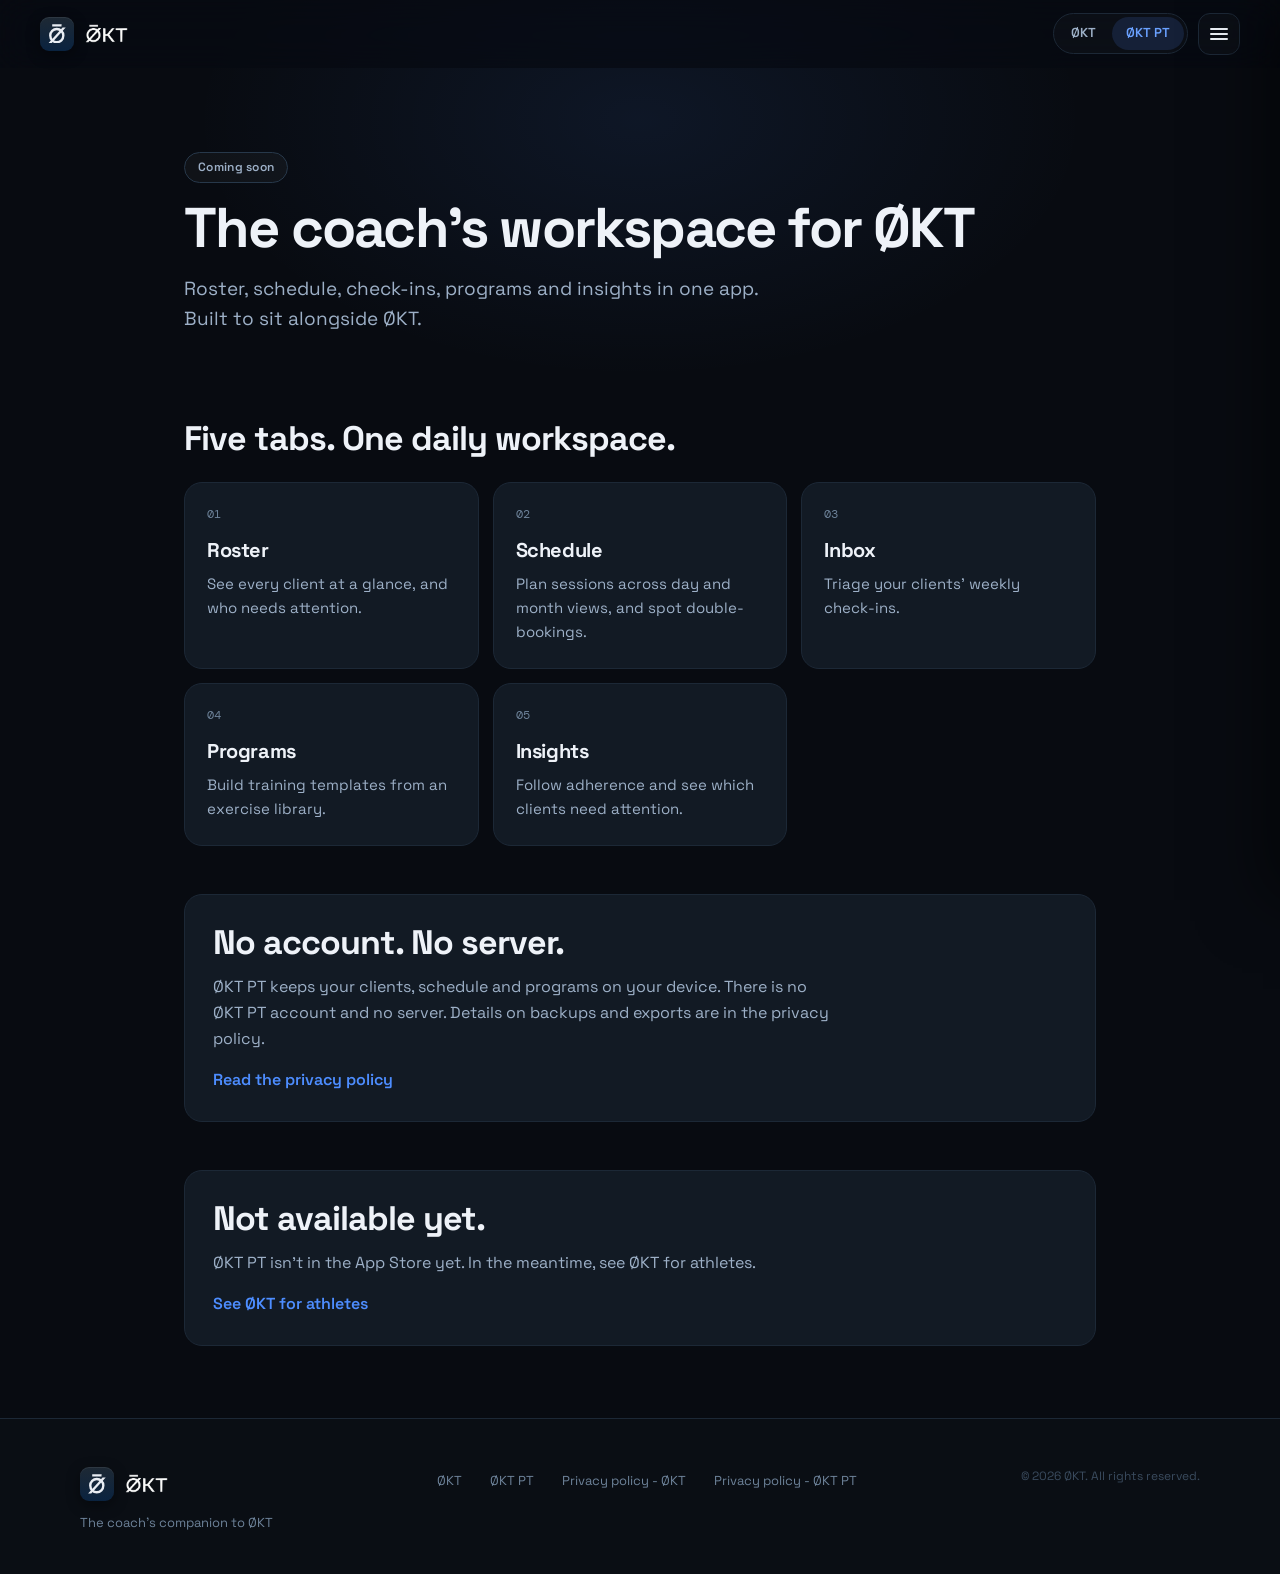
<file: pt/index.html>
<!DOCTYPE html>
<html lang="en">
<head>
  <meta charset="UTF-8" />
  <meta name="viewport" content="width=device-width, initial-scale=1.0" />
  <title>ØKT PT — The coach's workspace for ØKT</title>
  <meta name="description" content="ØKT PT is the coach-side companion to ØKT: roster, schedule, check-ins, programs and insights in one app. Your data stays on your device." />
  <meta name="theme-color" content="#080b11" />
  <link rel="canonical" href="https://oktapp.com/pt/" />

  <!-- icons -->
  <link rel="icon" type="image/svg+xml" href="/assets/icon.svg" />
  <link rel="icon" type="image/png" sizes="32x32" href="/assets/favicon-32.png" />
  <link rel="apple-touch-icon" href="/assets/apple-touch-icon.png" />
  <link rel="manifest" href="/site.webmanifest" />

  <!-- social -->
  <meta property="og:type" content="website" />
  <meta property="og:site_name" content="ØKT PT" />
  <meta property="og:locale" content="en_GB" />
  <meta property="og:url" content="https://oktapp.com/pt/" />
  <meta property="og:title" content="ØKT PT — The coach's workspace for ØKT" />
  <meta property="og:description" content="ØKT PT is the coach-side companion to ØKT: roster, schedule, check-ins, programs and insights in one app. Your data stays on your device." />
  <meta property="og:image" content="https://oktapp.com/assets/og-image.png" />
  <meta property="og:image:width" content="1200" />
  <meta property="og:image:height" content="630" />
  <meta name="twitter:card" content="summary_large_image" />
  <meta name="twitter:image" content="https://oktapp.com/assets/og-image.png" />

  <link rel="preconnect" href="https://fonts.googleapis.com" />
  <link rel="preconnect" href="https://fonts.gstatic.com" crossorigin />
  <link href="https://fonts.googleapis.com/css2?family=Space+Grotesk:wght@400;500;600;700&family=DM+Mono:wght@400;500&display=swap" rel="stylesheet" />
  <link rel="stylesheet" href="/assets/site.css?v=2026-11-07c" />

  <style>
    .tab-grid {
      list-style: none;
      display: grid;
      grid-template-columns: repeat(auto-fit, minmax(260px, 1fr));
      gap: 14px;
      margin-top: 24px;
    }
    .tab-card {
      background: var(--card);
      border: 1px solid var(--border);
      border-radius: var(--radius);
      padding: 22px 22px 24px;
    }
    .tab-num {
      font-family: 'DM Mono', monospace;
      font-size: 12px;
      color: var(--muted);
      margin-bottom: 10px;
    }
    .tab-name {
      font-size: 20px;
      font-weight: 700;
      letter-spacing: -.4px;
      margin-bottom: 6px;
    }
    .tab-body { font-size: 15px; color: var(--text-2); }

    .info-panel {
      background: var(--card);
      border: 1px solid var(--border);
      border-radius: var(--radius);
      padding: 28px;
    }
    .info-panel p { color: var(--text-2); max-width: 620px; margin-bottom: 16px; }
    .info-panel p:last-child { margin-bottom: 0; }
    .landing-section + .landing-section { padding-top: 12px; }
    .page-end { padding-bottom: 72px; }
  </style>
</head>

<body data-page="pt" data-title-key="ptapp.meta.title" data-desc-key="ptapp.meta.desc">

  <a class="skip-link" href="#main" data-i18n="skip">Skip to content</a>

  <!-- ══════════  NAV  ══════════ -->
  <nav class="site-nav">
    <a href="/" class="brand" aria-label="ØKT">
      <span class="brand-mark" data-mark></span>
      <img src="/assets/logo.png" alt="ØKT" class="brand-word" />
    </a>

    <div class="nav-right">
      <div class="app-switch" role="group" data-i18n-attr="aria-label:nav.apps" aria-label="Apps">
        <a href="/okt/" data-i18n="nav.appokt">ØKT</a>
        <a href="/pt/" aria-current="page" data-i18n="nav.apppt">ØKT PT</a>
      </div>
      <button class="hamburger" type="button" aria-expanded="false" aria-controls="okt-drawer"
              data-i18n-attr="aria-label:drawer.open" aria-label="Open menu">
        <span class="bars"><span></span><span></span><span></span></span>
      </button>
    </div>
  </nav>

  <main id="main">

  <!-- ══════════  HERO  ══════════ -->
  <header class="landing-hero">
    <span class="status-pill" data-i18n="ptapp.pill">Coming soon</span>
    <h1 class="landing-title" data-i18n="ptapp.title">The coach's workspace for ØKT</h1>
    <p class="landing-sub" data-i18n="ptapp.sub">Roster, schedule, check-ins, programs and insights in one app. Built to sit alongside ØKT.</p>
  </header>

  <!-- ══════════  FIVE TABS  ══════════ -->
  <section class="landing-section" aria-labelledby="pt-tabs-title">
    <h2 class="landing-h2" id="pt-tabs-title" data-i18n="ptapp.tabs.title">Five tabs. One daily workspace.</h2>
    <ul class="tab-grid">
      <li class="tab-card">
        <p class="tab-num" aria-hidden="true">01</p>
        <h3 class="tab-name" data-i18n="ptapp.tab1.name">Roster</h3>
        <p class="tab-body" data-i18n="ptapp.tab1.body">See every client at a glance, and who needs attention.</p>
      </li>
      <li class="tab-card">
        <p class="tab-num" aria-hidden="true">02</p>
        <h3 class="tab-name" data-i18n="ptapp.tab2.name">Schedule</h3>
        <p class="tab-body" data-i18n="ptapp.tab2.body">Plan sessions across day and month views, and spot double-bookings.</p>
      </li>
      <li class="tab-card">
        <p class="tab-num" aria-hidden="true">03</p>
        <h3 class="tab-name" data-i18n="ptapp.tab3.name">Inbox</h3>
        <p class="tab-body" data-i18n="ptapp.tab3.body">Triage your clients' weekly check-ins.</p>
      </li>
      <li class="tab-card">
        <p class="tab-num" aria-hidden="true">04</p>
        <h3 class="tab-name" data-i18n="ptapp.tab4.name">Programs</h3>
        <p class="tab-body" data-i18n="ptapp.tab4.body">Build training templates from an exercise library.</p>
      </li>
      <li class="tab-card">
        <p class="tab-num" aria-hidden="true">05</p>
        <h3 class="tab-name" data-i18n="ptapp.tab5.name">Insights</h3>
        <p class="tab-body" data-i18n="ptapp.tab5.body">Follow adherence and see which clients need attention.</p>
      </li>
    </ul>
  </section>

  <!-- ══════════  DATA  ══════════ -->
  <section class="landing-section" aria-labelledby="pt-data-title">
    <div class="info-panel">
      <h2 class="landing-h2" id="pt-data-title" data-i18n="ptapp.data.title">No account. No server.</h2>
      <p data-i18n="ptapp.data.body">ØKT PT keeps your clients, schedule and programs on your device. There is no ØKT PT account and no server. Details on backups and exports are in the privacy policy.</p>
      <p><a class="text-link" href="/pt/privacy" data-i18n="ptapp.data.link">Read the privacy policy</a></p>
    </div>
  </section>

  <!-- ══════════  AVAILABILITY  ══════════ -->
  <section class="landing-section page-end" aria-labelledby="pt-avail-title">
    <div class="info-panel">
      <h2 class="landing-h2" id="pt-avail-title" data-i18n="ptapp.avail.title">Not available yet.</h2>
      <p data-i18n="ptapp.avail.body">ØKT PT isn't in the App Store yet. In the meantime, see ØKT for athletes.</p>
      <p><a class="text-link" href="/okt/" data-i18n="ptapp.avail.link">See ØKT for athletes</a></p>
    </div>
  </section>

  </main>

  <!-- ══════════  FOOTER  ══════════ -->
  <footer class="site-footer">
    <div class="footer-inner">
      <div class="footer-brand">
        <a href="/" class="brand" aria-label="ØKT">
          <span class="brand-mark" data-mark></span>
          <img src="/assets/logo.png" alt="ØKT" class="brand-word" />
        </a>
        <p class="footer-tag" data-i18n="ptapp.footer_tagline">The coach's companion to ØKT</p>
      </div>
      <ul class="footer-links">
        <li><a href="/okt/"           data-i18n="nav.appokt">ØKT</a></li>
        <li><a href="/pt/"            data-i18n="nav.apppt">ØKT PT</a></li>
        <li><a href="/privacy.html"   data-i18n="nav.pvokt">Privacy policy - ØKT</a></li>
        <li><a href="/pt/privacy"     data-i18n="nav.pvpt">Privacy policy - ØKT PT</a></li>
      </ul>
      <div class="footer-copy" data-i18n="footer.copy">© 2026 ØKT. All rights reserved.</div>
    </div>
  </footer>

  <!-- ?v= is a cache buster: bump it in ALL pages whenever assets change.
       i18n.js overwrites the HTML copy at runtime, so a stale cached copy
       silently replaces correct text with old strings. -->
  <script src="/assets/i18n.js?v=2026-11-07c"></script>
  <script src="/assets/site.js?v=2026-11-07c"></script>
</body>
</html>
</file>
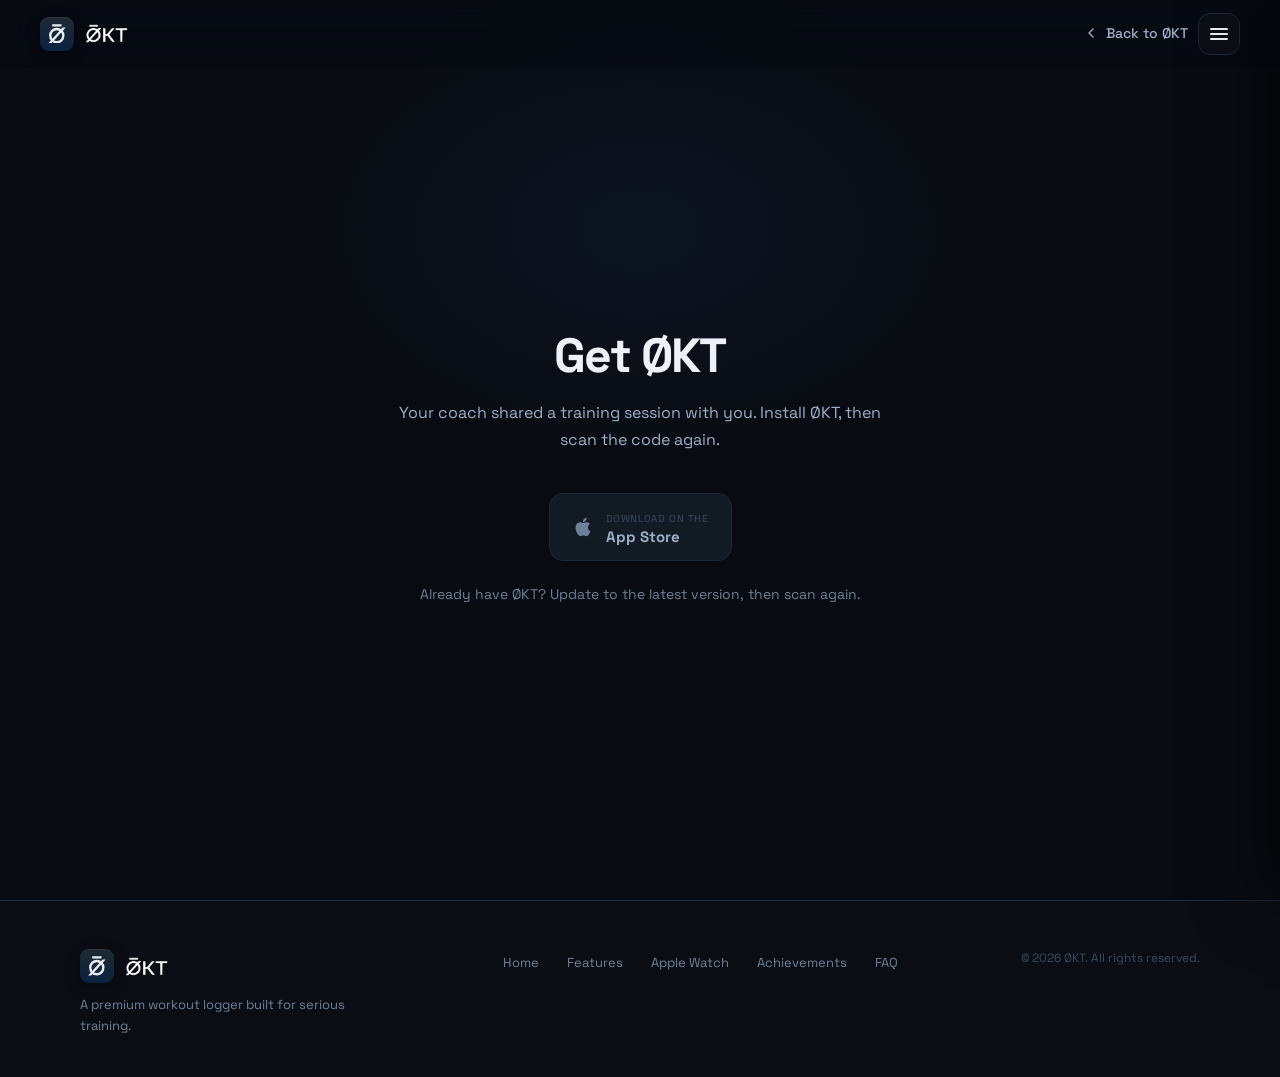
<file: i.html>
<!DOCTYPE html>
<html lang="en">
<head>
  <meta charset="UTF-8" />
  <meta name="viewport" content="width=device-width, initial-scale=1.0" />
  <title>Get ØKT</title>
  <meta name="description" content="Install ØKT, then scan the code from your coach again." />
  <meta name="theme-color" content="#080b11" />
  <meta name="robots" content="noindex" />
  <meta name="referrer" content="no-referrer" />
  <meta name="apple-itunes-app" content="app-id=6775596410" />
  <link rel="canonical" href="https://oktapp.com/i" />

  <link rel="icon" type="image/svg+xml" href="assets/icon.svg" />
  <link rel="icon" type="image/png" sizes="32x32" href="assets/favicon-32.png" />
  <link rel="apple-touch-icon" href="assets/apple-touch-icon.png" />
  <link rel="manifest" href="site.webmanifest" />

  <meta property="og:type" content="website" />
  <meta property="og:site_name" content="ØKT" />
  <meta property="og:locale" content="en_GB" />
  <meta property="og:url" content="https://oktapp.com/i" />
  <meta property="og:title" content="Get ØKT" />
  <meta property="og:description" content="Install ØKT, then scan the code from your coach again." />
  <meta property="og:image" content="https://oktapp.com/assets/og-image.png" />
  <meta name="twitter:card" content="summary_large_image" />

  <link rel="preconnect" href="https://fonts.googleapis.com" />
  <link rel="preconnect" href="https://fonts.gstatic.com" crossorigin />
  <link href="https://fonts.googleapis.com/css2?family=Space+Grotesk:wght@400;500;600;700&family=DM+Mono:wght@400;500&display=swap" rel="stylesheet" />
  <link rel="stylesheet" href="assets/site.css?v=2026-11-07c" />

  <style>
    .get {
      max-width: 560px;
      margin: 0 auto;
      min-height: 100svh;
      display: flex; flex-direction: column; justify-content: center;
      padding: calc(var(--nav-h) + 56px) clamp(20px, 5vw, 24px) 72px;
      text-align: center;
      position: relative;
    }
    .get::before {
      content: '';
      position: absolute;
      top: 0; left: 50%;
      transform: translateX(-50%);
      width: 700px; height: 460px;
      background: radial-gradient(ellipse, rgba(77,141,255,.08) 0%, transparent 70%);
      pointer-events: none;
    }
    .get > * { position: relative; }
    .get-title {
      font-size: clamp(32px, 7vw, 48px);
      font-weight: 700; letter-spacing: -1.6px; line-height: 1.05;
      margin-bottom: 18px;
    }
    .get p { font-size: 16px; color: var(--text-2); line-height: 1.7; margin-bottom: 14px; }
    .get .get-update { font-size: 14px; color: var(--muted); margin-top: 22px; }
    .get .store-row { display: flex; justify-content: center; margin-top: 26px; }

    .nav-back {
      display: inline-flex; align-items: center; gap: 7px;
      color: var(--text-2); text-decoration: none;
      font-size: 14px; font-weight: 500;
      transition: color .2s;
    }
    .nav-back:hover { color: var(--text); }
    @media (max-width: 560px) { .nav-back span { display: none; } }
  </style>
</head>

<body data-page="get" data-title-key="i.meta.title" data-desc-key="i.meta.desc">

  <a class="skip-link" href="#main" data-i18n="skip">Skip to content</a>

  <nav class="site-nav">
    <a href="/" class="brand" aria-label="ØKT">
      <span class="brand-mark" data-mark></span>
      <img src="assets/logo.png" alt="ØKT" class="brand-word" />
    </a>
    <div class="nav-right">
      <a href="/" class="nav-back">
        <svg width="16" height="16" viewBox="0 0 24 24" fill="none" stroke="currentColor" stroke-width="2" stroke-linecap="round" stroke-linejoin="round"><polyline points="15 18 9 12 15 6"/></svg>
        <span data-i18n="nav.back">Back to ØKT</span>
      </a>
      <button class="hamburger" type="button" aria-expanded="false" aria-controls="okt-drawer"
              data-i18n-attr="aria-label:drawer.open" aria-label="Open menu">
        <span class="bars"><span></span><span></span><span></span></span>
      </button>
    </div>
  </nav>

  <main id="main">

  <div class="get">
    <h1 class="get-title" data-i18n="i.title">Get ØKT</h1>
    <p data-i18n="i.lead">Your coach shared a training session with you. Install ØKT, then scan the code again.</p>
    <div class="store-row">
      <a class="store-btn" href="https://apps.apple.com/us/app/økt/id6775596410" target="_blank" rel="noopener">
          <svg width="22" height="22" viewBox="0 0 24 24" fill="currentColor" aria-hidden="true"><path d="M18.71 19.5c-.83 1.24-1.71 2.45-3.05 2.47-1.34.03-1.77-.79-3.29-.79-1.53 0-2 .77-3.27.82-1.31.05-2.3-1.32-3.14-2.53C4.25 17 2.94 12.45 4.7 9.39c.87-1.52 2.43-2.48 4.12-2.51 1.28-.02 2.5.87 3.29.87.78 0 2.26-1.07 3.8-.91.65.03 2.47.26 3.64 1.98-.09.06-2.17 1.28-2.15 3.81.03 3.02 2.65 4.03 2.68 4.04-.03.07-.42 1.44-1.38 2.83M13 3.5c.73-.83 1.94-1.46 2.94-1.5.13 1.17-.34 2.35-1.04 3.19-.69.85-1.83 1.51-2.95 1.42-.15-1.15.41-2.35 1.05-3.11z"/></svg>
          <span class="store-lines"><span class="store-small" data-i18n="store.badge">Download on the</span><br><span class="store-big">App Store</span></span>
        </a>
    </div>
    <p class="get-update" data-i18n="i.update">Already have ØKT? Update to the latest version, then scan again.</p>
  </div>

  </main>

  <footer class="site-footer">
    <div class="footer-inner">
      <div class="footer-brand">
        <a href="/" class="brand" aria-label="ØKT">
          <span class="brand-mark" data-mark></span>
          <img src="assets/logo.png" alt="ØKT" class="brand-word" />
        </a>
        <p class="footer-tag" data-i18n="footer.tag">A premium workout logger built for serious training.</p>
      </div>
      <ul class="footer-links">
        <li><a href="/"                 data-i18n="nav.home">Home</a></li>
        <li><a href="/#features"        data-i18n="nav.features">Features</a></li>
        <li><a href="/#watch"           data-i18n="nav.watch">Apple Watch</a></li>
        <li><a href="/#achievements"    data-i18n="nav.achievements">Achievements</a></li>
        <li><a href="/#faq"             data-i18n="nav.faq">FAQ</a></li>
      </ul>
      <div class="footer-copy" data-i18n="footer.copy">© 2026 ØKT. All rights reserved.</div>
    </div>
  </footer>

  <!-- ?v= is a cache buster: bump it in BOTH pages whenever assets change.
       i18n.js overwrites the HTML copy at runtime, so a stale cached copy
       silently replaces correct text with old strings. -->
  <script src="assets/i18n.js?v=2026-11-07c"></script>
  <script src="assets/site.js?v=2026-11-07c"></script>
</body>
</html>
</file>
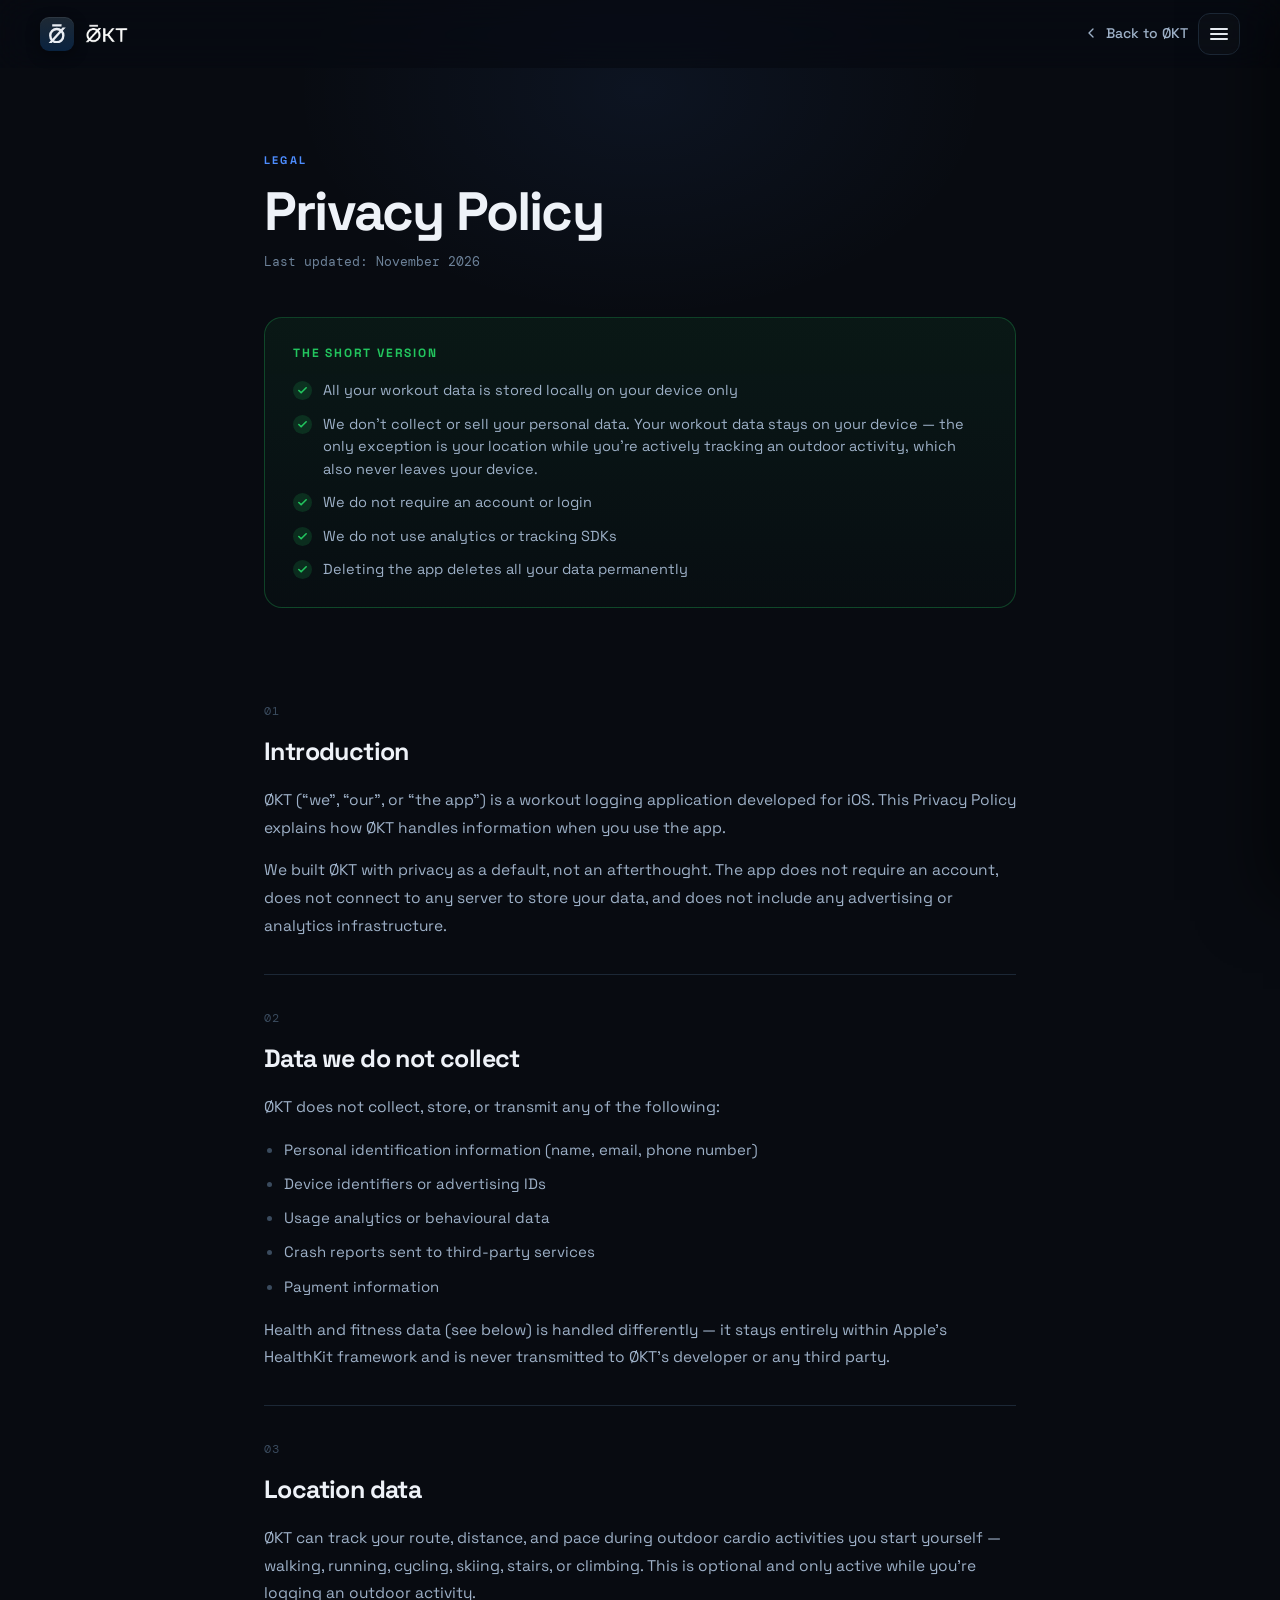
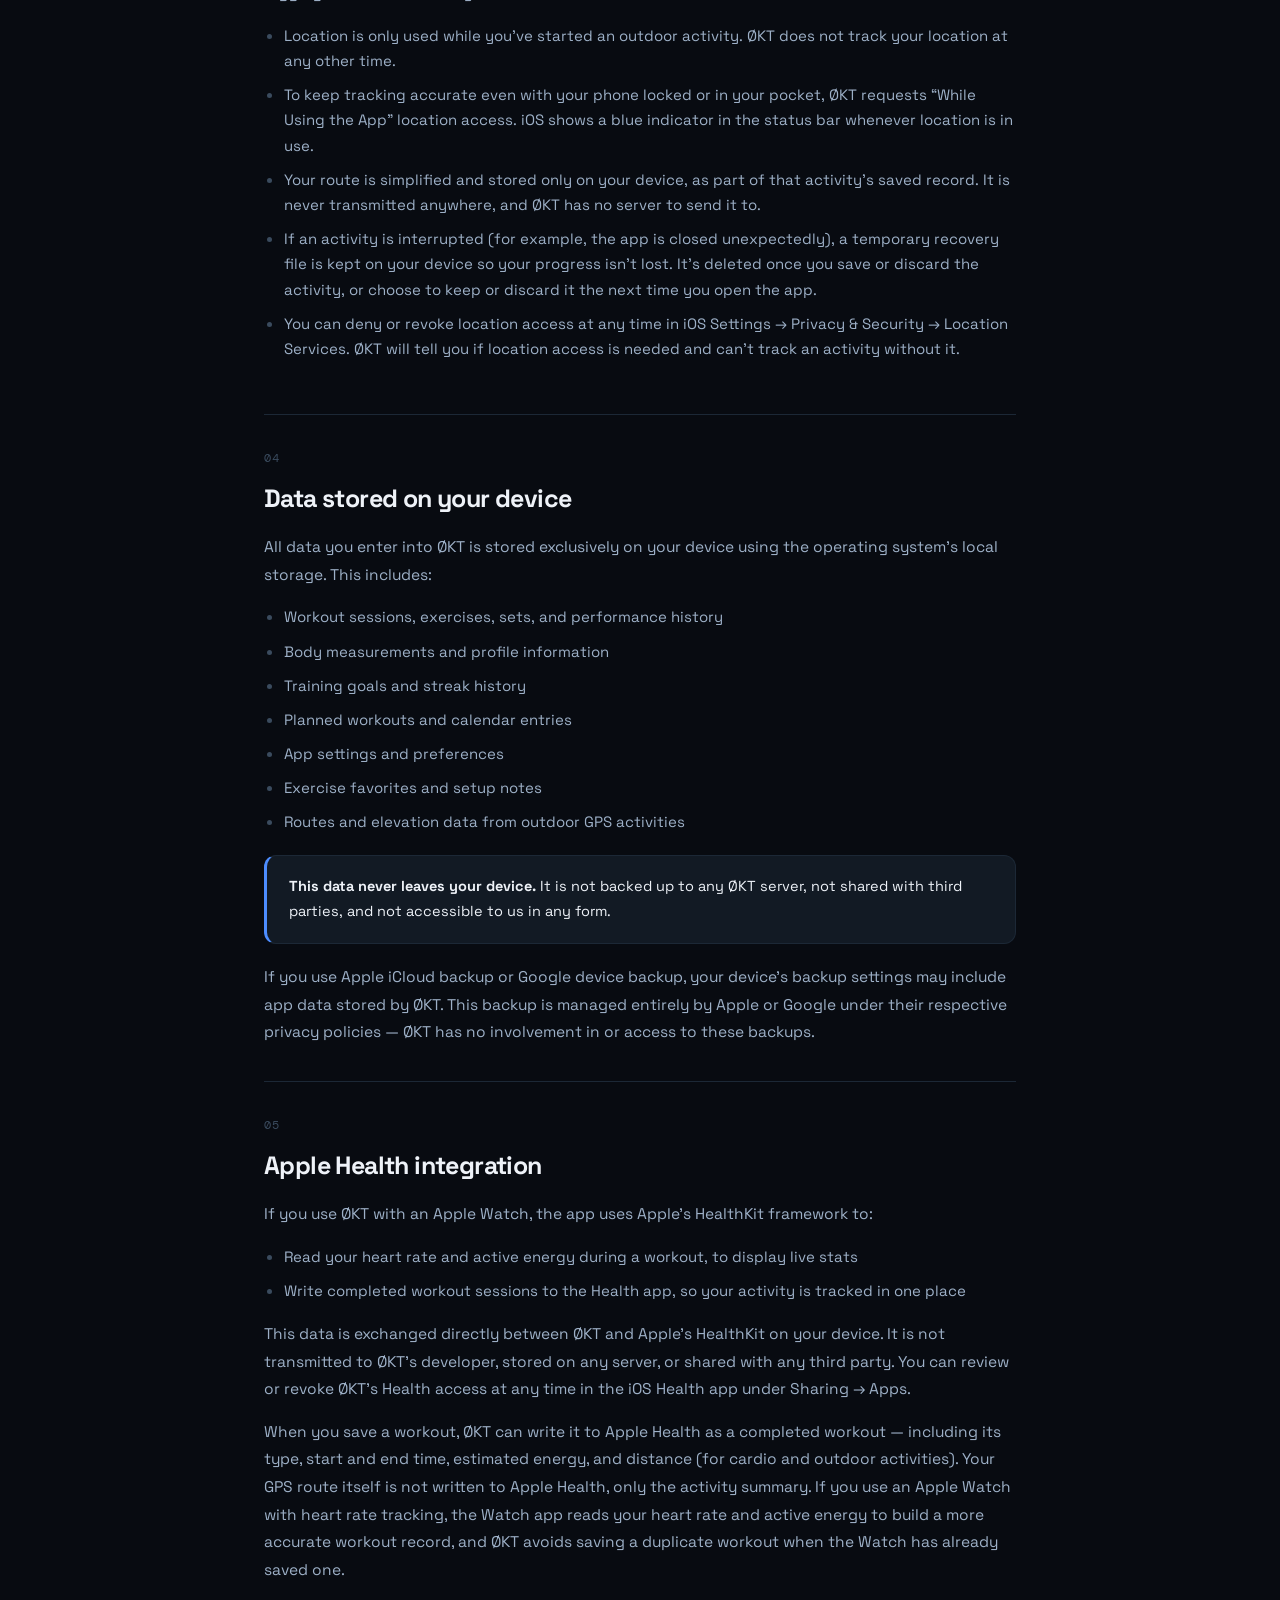
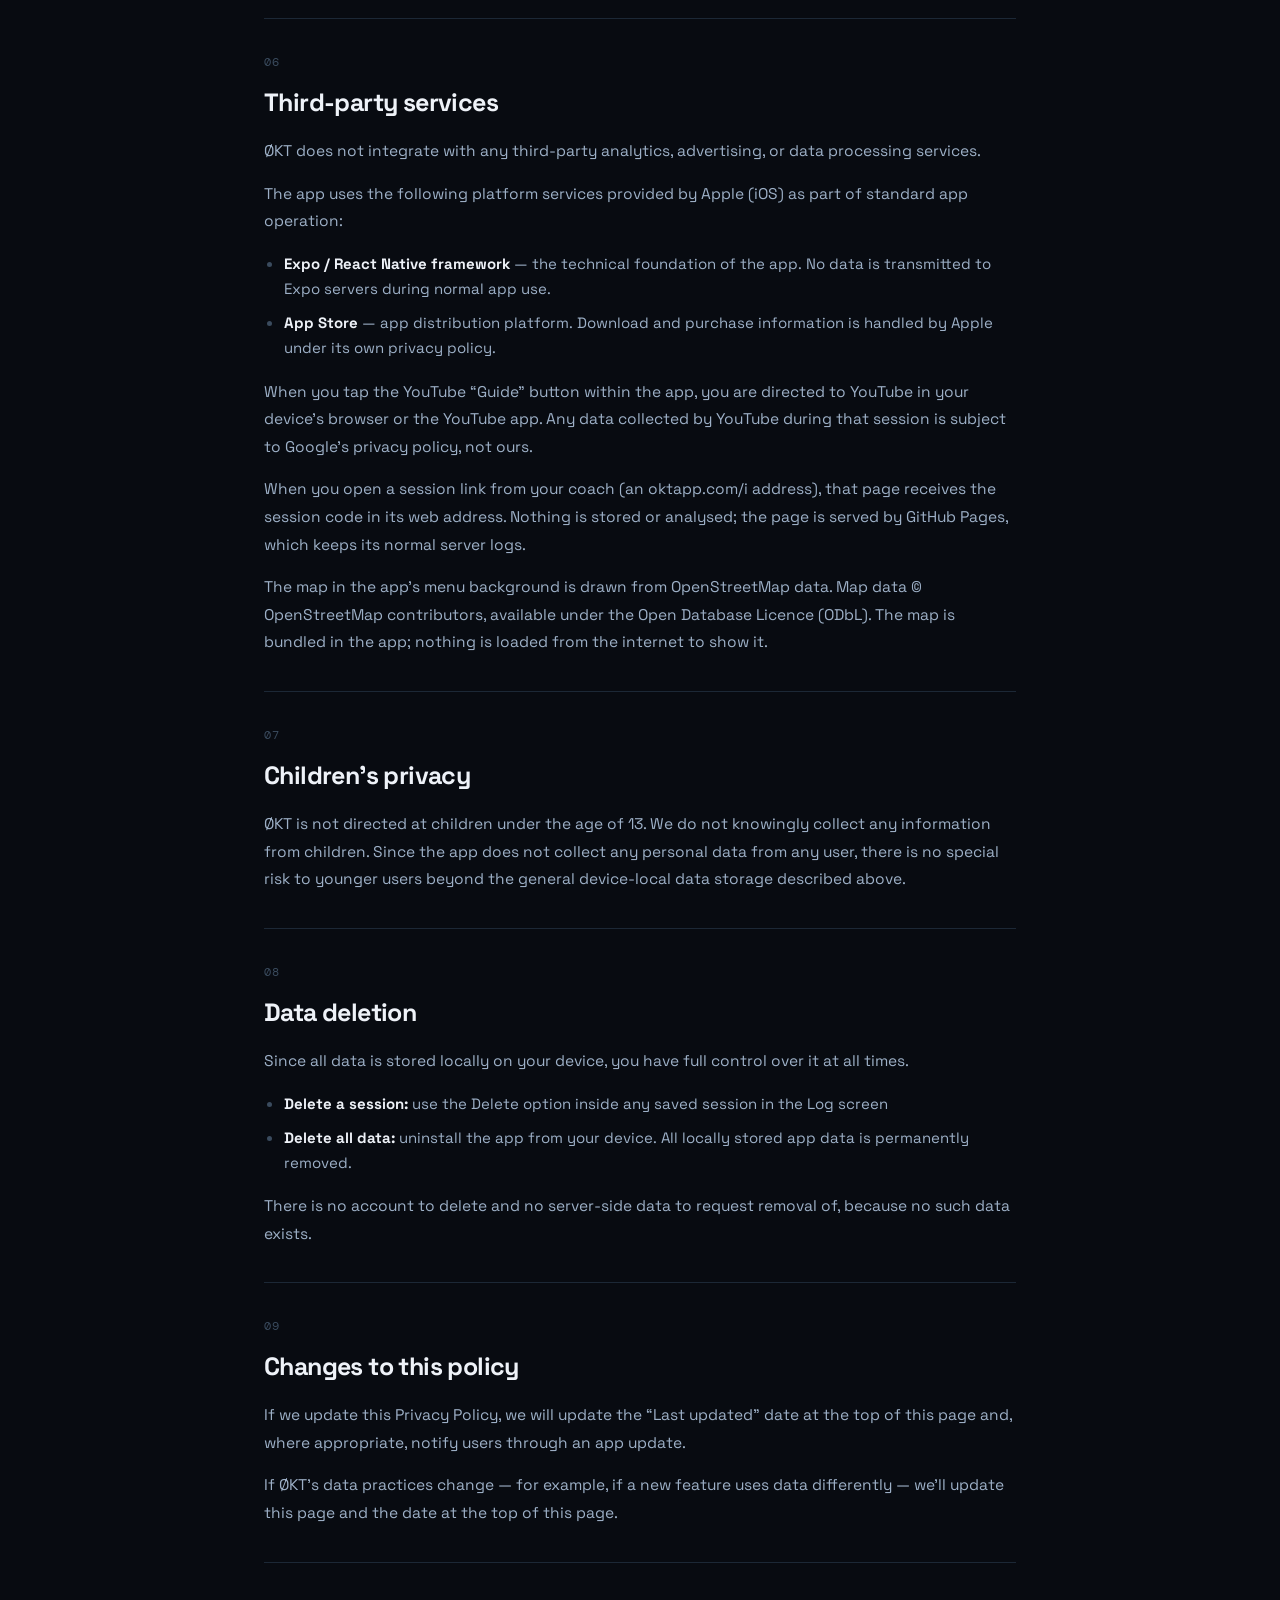
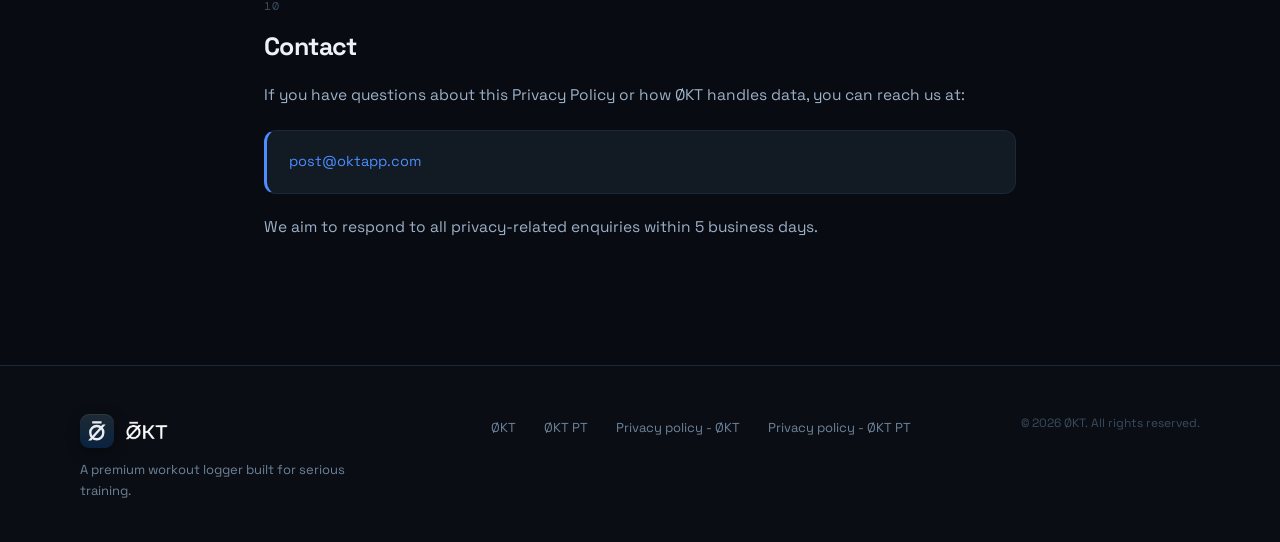
<file: privacy.html>
<!DOCTYPE html>
<html lang="en">
<head>
  <meta charset="UTF-8" />
  <meta name="viewport" content="width=device-width, initial-scale=1.0" />
  <title>Privacy Policy — ØKT</title>
  <meta name="description" content="ØKT privacy policy. Your workout data stays on your device." />
  <meta name="theme-color" content="#080b11" />
  <link rel="canonical" href="https://oktapp.com/privacy.html" />
  <link rel="alternate" hreflang="en" href="https://oktapp.com/privacy.html?lang=en" />
  <link rel="alternate" hreflang="nb" href="https://oktapp.com/privacy.html?lang=no" />

  <link rel="icon" type="image/svg+xml" href="assets/icon.svg" />
  <link rel="icon" type="image/png" sizes="32x32" href="assets/favicon-32.png" />
  <link rel="apple-touch-icon" href="assets/apple-touch-icon.png" />
  <link rel="manifest" href="site.webmanifest" />

  <meta property="og:type" content="article" />
  <meta property="og:site_name" content="ØKT" />
  <meta property="og:locale" content="en_GB" />
  <meta property="og:url" content="https://oktapp.com/privacy.html" />
  <meta property="og:title" content="Privacy Policy — ØKT" />
  <meta property="og:description" content="ØKT privacy policy. Your workout data stays on your device." />
  <meta property="og:image" content="https://oktapp.com/assets/og-image.png" />
  <meta name="twitter:card" content="summary_large_image" />

  <link rel="preconnect" href="https://fonts.googleapis.com" />
  <link rel="preconnect" href="https://fonts.gstatic.com" crossorigin />
  <link href="https://fonts.googleapis.com/css2?family=Space+Grotesk:wght@400;500;600;700&family=DM+Mono:wght@400;500&display=swap" rel="stylesheet" />
  <link rel="stylesheet" href="assets/site.css?v=2026-11-07c" />

  <style>
    .page-hero {
      max-width: 800px;
      margin: 0 auto;
      padding: calc(var(--nav-h) + 84px) clamp(20px, 5vw, 24px) 44px;
      position: relative;
    }
    .page-hero::before {
      content: '';
      position: absolute;
      top: -140px; left: 50%;
      transform: translateX(-50%);
      width: 700px; height: 460px;
      background: radial-gradient(ellipse, rgba(77,141,255,.07) 0%, transparent 70%);
      pointer-events: none;
    }
    .page-hero > * { position: relative; }
    .page-eyebrow {
      font-size: 11px; font-weight: 700; letter-spacing: 2.2px;
      text-transform: uppercase; color: var(--blue); margin-bottom: 14px;
    }
    .page-title {
      font-size: clamp(32px, 6vw, 54px);
      font-weight: 700; letter-spacing: -1.8px; line-height: 1.05;
      margin-bottom: 12px;
    }
    .page-meta {
      font-size: 13px; color: var(--muted);
      font-family: 'DM Mono', monospace;
    }

    .summary-card {
      max-width: 800px;
      margin: 0 auto 20px;
      padding: 0 clamp(20px, 5vw, 24px);
    }
    .summary-inner {
      background: linear-gradient(180deg, rgba(34,197,94,.07), rgba(34,197,94,.02));
      border: 1px solid rgba(34,197,94,.28);
      border-radius: var(--radius);
      padding: 26px 28px;
    }
    .summary-title {
      font-size: 12px; font-weight: 700; letter-spacing: 1.8px;
      text-transform: uppercase; color: var(--green); margin-bottom: 16px;
    }
    .summary-points { list-style: none; display: grid; gap: 11px; }
    .summary-points li {
      display: flex; align-items: flex-start; gap: 11px;
      font-size: 14.5px; color: var(--text-2); line-height: 1.55;
    }
    .summary-points .tick {
      width: 19px; height: 19px; border-radius: 50%;
      background: rgba(34,197,94,.16); color: var(--green);
      display: grid; place-items: center; flex-shrink: 0; margin-top: 2px;
    }

    .content {
      max-width: 800px;
      margin: 0 auto;
      padding: 40px clamp(20px, 5vw, 24px) 90px;
    }
    .sec { padding: 34px 0; border-top: 1px solid var(--border); }
    .sec:first-child { border-top: none; }
    .sec-num {
      font-family: 'DM Mono', monospace;
      font-size: 12px; color: var(--faint);
      letter-spacing: 1px; margin-bottom: 10px;
    }
    .sec h2 {
      font-size: clamp(20px, 3vw, 25px);
      font-weight: 700; letter-spacing: -.6px;
      margin-bottom: 16px;
    }
    .sec p { font-size: 15.5px; color: var(--text-2); line-height: 1.78; margin-bottom: 15px; }
    .sec p:last-child { margin-bottom: 0; }
    .sec ul { list-style: none; margin: 4px 0 18px; display: grid; gap: 9px; }
    .sec ul li {
      position: relative;
      padding-left: 20px;
      font-size: 15px; color: var(--text-2); line-height: 1.68;
    }
    .sec ul li::before {
      content: '';
      position: absolute;
      left: 3px; top: 11px;
      width: 5px; height: 5px; border-radius: 50%;
      background: var(--faint);
    }
    .highlight-box {
      background: var(--card);
      border: 1px solid var(--border);
      border-left: 3px solid var(--blue);
      border-radius: 12px;
      padding: 18px 22px;
      margin: 20px 0;
    }
    .highlight-box p { margin: 0; color: var(--text); font-size: 14.5px; }
    strong { color: var(--text); font-weight: 700; }
    .sec a { color: var(--blue); text-decoration: none; }
    .sec a:hover { text-decoration: underline; }

    .nav-back {
      display: inline-flex; align-items: center; gap: 7px;
      color: var(--text-2); text-decoration: none;
      font-size: 14px; font-weight: 500;
      transition: color .2s;
    }
    .nav-back:hover { color: var(--text); }
    @media (max-width: 560px) { .nav-back span { display: none; } }
  </style>
</head>

<body data-page="privacy" data-title-key="pv.meta.title" data-desc-key="pv.meta.desc">

  <a class="skip-link" href="#main" data-i18n="skip">Skip to content</a>

  <nav class="site-nav">
    <a href="/" class="brand" aria-label="ØKT">
      <span class="brand-mark" data-mark></span>
      <img src="assets/logo.png" alt="ØKT" class="brand-word" />
    </a>
    <div class="nav-right">
      <a href="/" class="nav-back">
        <svg width="16" height="16" viewBox="0 0 24 24" fill="none" stroke="currentColor" stroke-width="2" stroke-linecap="round" stroke-linejoin="round"><polyline points="15 18 9 12 15 6"/></svg>
        <span data-i18n="nav.back">Back to ØKT</span>
      </a>
      <button class="hamburger" type="button" aria-expanded="false" aria-controls="okt-drawer"
              data-i18n-attr="aria-label:drawer.open" aria-label="Open menu">
        <span class="bars"><span></span><span></span><span></span></span>
      </button>
    </div>
  </nav>

  <main id="main">

  <div class="page-hero">
    <p class="page-eyebrow" data-i18n="pv.eyebrow">Legal</p>
    <h1 class="page-title" data-i18n="pv.title">Privacy Policy</h1>
    <p class="page-meta" data-i18n="pv.updated">Last updated: November 2026</p>
  </div>

  <div class="summary-card">
    <div class="summary-inner">
      <div class="summary-title" data-i18n="pv.sum.title">The short version</div>
      <ul class="summary-points">
        <li><span class="tick"><svg width="11" height="11" viewBox="0 0 24 24" fill="none" stroke="currentColor" stroke-width="3.5" stroke-linecap="round" stroke-linejoin="round"><path d="M20 6 9 17l-5-5"/></svg></span><span data-i18n="pv.sum.1">All your workout data is stored locally on your device only</span></li>
        <li><span class="tick"><svg width="11" height="11" viewBox="0 0 24 24" fill="none" stroke="currentColor" stroke-width="3.5" stroke-linecap="round" stroke-linejoin="round"><path d="M20 6 9 17l-5-5"/></svg></span><span data-i18n="pv.sum.2">We don't collect or sell your personal data. Your workout data stays on your device — the only exception is your location while you're actively tracking an outdoor activity, which also never leaves your device.</span></li>
        <li><span class="tick"><svg width="11" height="11" viewBox="0 0 24 24" fill="none" stroke="currentColor" stroke-width="3.5" stroke-linecap="round" stroke-linejoin="round"><path d="M20 6 9 17l-5-5"/></svg></span><span data-i18n="pv.sum.3">We do not require an account or login</span></li>
        <li><span class="tick"><svg width="11" height="11" viewBox="0 0 24 24" fill="none" stroke="currentColor" stroke-width="3.5" stroke-linecap="round" stroke-linejoin="round"><path d="M20 6 9 17l-5-5"/></svg></span><span data-i18n="pv.sum.4">We do not use analytics or tracking SDKs</span></li>
        <li><span class="tick"><svg width="11" height="11" viewBox="0 0 24 24" fill="none" stroke="currentColor" stroke-width="3.5" stroke-linecap="round" stroke-linejoin="round"><path d="M20 6 9 17l-5-5"/></svg></span><span data-i18n="pv.sum.5">Deleting the app deletes all your data permanently</span></li>
      </ul>
    </div>
  </div>

  <div class="content">

    <div class="sec reveal">
      <div class="sec-num">01</div>
      <h2 data-i18n="pv.s1.t">Introduction</h2>
      <p data-i18n="pv.s1.a">ØKT (“we”, “our”, or “the app”) is a workout logging application developed for iOS. This Privacy Policy explains how ØKT handles information when you use the app.</p>
      <p data-i18n="pv.s1.b">We built ØKT with privacy as a default, not an afterthought. The app does not require an account, does not connect to any server to store your data, and does not include any advertising or analytics infrastructure.</p>
    </div>

    <div class="sec reveal">
      <div class="sec-num">02</div>
      <h2 data-i18n="pv.s2.t">Data we do not collect</h2>
      <p data-i18n="pv.s2.a">ØKT does not collect, store, or transmit any of the following:</p>
      <ul>
        <li data-i18n="pv.s2.l1">Personal identification information (name, email, phone number)</li>
        <li data-i18n="pv.s2.l3">Device identifiers or advertising IDs</li>
        <li data-i18n="pv.s2.l4">Usage analytics or behavioural data</li>
        <li data-i18n="pv.s2.l5">Crash reports sent to third-party services</li>
        <li data-i18n="pv.s2.l6">Payment information</li>
      </ul>
      <p data-i18n="pv.s2.b">Health and fitness data (see below) is handled differently — it stays entirely within Apple's HealthKit framework and is never transmitted to ØKT's developer or any third party.</p>
    </div>

    <div class="sec reveal">
      <div class="sec-num">03</div>
      <h2 data-i18n="pv.sloc.t">Location data</h2>
      <p data-i18n="pv.sloc.a">ØKT can track your route, distance, and pace during outdoor cardio activities you start yourself — walking, running, cycling, skiing, stairs, or climbing. This is optional and only active while you're logging an outdoor activity.</p>
      <ul>
        <li data-i18n="pv.sloc.l1">Location is only used while you've started an outdoor activity. ØKT does not track your location at any other time.</li>
        <li data-i18n="pv.sloc.l2">To keep tracking accurate even with your phone locked or in your pocket, ØKT requests “While Using the App” location access. iOS shows a blue indicator in the status bar whenever location is in use.</li>
        <li data-i18n="pv.sloc.l3">Your route is simplified and stored only on your device, as part of that activity's saved record. It is never transmitted anywhere, and ØKT has no server to send it to.</li>
        <li data-i18n="pv.sloc.l4">If an activity is interrupted (for example, the app is closed unexpectedly), a temporary recovery file is kept on your device so your progress isn't lost. It's deleted once you save or discard the activity, or choose to keep or discard it the next time you open the app.</li>
        <li data-i18n="pv.sloc.l5">You can deny or revoke location access at any time in iOS Settings → Privacy &amp; Security → Location Services. ØKT will tell you if location access is needed and can't track an activity without it.</li>
      </ul>
    </div>

    <div class="sec reveal">
      <div class="sec-num">04</div>
      <h2 data-i18n="pv.s3.t">Data stored on your device</h2>
      <p data-i18n="pv.s3.a">All data you enter into ØKT is stored exclusively on your device using the operating system's local storage. This includes:</p>
      <ul>
        <li data-i18n="pv.s3.l1">Workout sessions, exercises, sets, and performance history</li>
        <li data-i18n="pv.s3.l2">Body measurements and profile information</li>
        <li data-i18n="pv.s3.l3">Training goals and streak history</li>
        <li data-i18n="pv.s3.l4">Planned workouts and calendar entries</li>
        <li data-i18n="pv.s3.l5">App settings and preferences</li>
        <li data-i18n="pv.s3.l6">Exercise favorites and setup notes</li>
        <li data-i18n="pv.s3.l7">Routes and elevation data from outdoor GPS activities</li>
      </ul>
      <div class="highlight-box"><p data-i18n="pv.s3.box"><strong>This data never leaves your device.</strong> It is not backed up to any ØKT server, not shared with third parties, and not accessible to us in any form.</p></div>
      <p data-i18n="pv.s3.b">If you use Apple iCloud backup or Google device backup, your device's backup settings may include app data stored by ØKT. This backup is managed entirely by Apple or Google under their respective privacy policies — ØKT has no involvement in or access to these backups.</p>
    </div>

    <div class="sec reveal">
      <div class="sec-num">05</div>
      <h2 data-i18n="pv.s4.t">Apple Health integration</h2>
      <p data-i18n="pv.s4.a">If you use ØKT with an Apple Watch, the app uses Apple's HealthKit framework to:</p>
      <ul>
        <li data-i18n="pv.s4.l1">Read your heart rate and active energy during a workout, to display live stats</li>
        <li data-i18n="pv.s4.l2">Write completed workout sessions to the Health app, so your activity is tracked in one place</li>
      </ul>
      <p data-i18n="pv.s4.b">This data is exchanged directly between ØKT and Apple's HealthKit on your device. It is not transmitted to ØKT's developer, stored on any server, or shared with any third party. You can review or revoke ØKT's Health access at any time in the iOS Health app under Sharing → Apps.</p>
      <p data-i18n="pv.s4.c">When you save a workout, ØKT can write it to Apple Health as a completed workout — including its type, start and end time, estimated energy, and distance (for cardio and outdoor activities). Your GPS route itself is not written to Apple Health, only the activity summary. If you use an Apple Watch with heart rate tracking, the Watch app reads your heart rate and active energy to build a more accurate workout record, and ØKT avoids saving a duplicate workout when the Watch has already saved one.</p>
    </div>

    <div class="sec reveal">
      <div class="sec-num">06</div>
      <h2 data-i18n="pv.s5.t">Third-party services</h2>
      <p data-i18n="pv.s5.a">ØKT does not integrate with any third-party analytics, advertising, or data processing services.</p>
      <p data-i18n="pv.s5.b">The app uses the following platform services provided by Apple (iOS) as part of standard app operation:</p>
      <ul>
        <li data-i18n="pv.s5.l1"><strong>Expo / React Native framework</strong> — the technical foundation of the app. No data is transmitted to Expo servers during normal app use.</li>
        <li data-i18n="pv.s5.l2"><strong>App Store</strong> — app distribution platform. Download and purchase information is handled by Apple under its own privacy policy.</li>
      </ul>
      <p data-i18n="pv.s5.c">When you tap the YouTube “Guide” button within the app, you are directed to YouTube in your device's browser or the YouTube app. Any data collected by YouTube during that session is subject to Google's privacy policy, not ours.</p>
      <p data-i18n="pv.s5.d">When you open a session link from your coach (an oktapp.com/i address), that page receives the session code in its web address. Nothing is stored or analysed; the page is served by GitHub Pages, which keeps its normal server logs.</p>
      <p data-i18n="pv.s5.e">The map in the app's menu background is drawn from OpenStreetMap data. Map data © OpenStreetMap contributors, available under the Open Database Licence (ODbL). The map is bundled in the app; nothing is loaded from the internet to show it.</p>
    </div>

    <div class="sec reveal">
      <div class="sec-num">07</div>
      <h2 data-i18n="pv.s6.t">Children's privacy</h2>
      <p data-i18n="pv.s6.a">ØKT is not directed at children under the age of 13. We do not knowingly collect any information from children. Since the app does not collect any personal data from any user, there is no special risk to younger users beyond the general device-local data storage described above.</p>
    </div>

    <div class="sec reveal">
      <div class="sec-num">08</div>
      <h2 data-i18n="pv.s7.t">Data deletion</h2>
      <p data-i18n="pv.s7.a">Since all data is stored locally on your device, you have full control over it at all times.</p>
      <ul>
        <li data-i18n="pv.s7.l1"><strong>Delete a session:</strong> use the Delete option inside any saved session in the Log screen</li>
        <li data-i18n="pv.s7.l2"><strong>Delete all data:</strong> uninstall the app from your device. All locally stored app data is permanently removed.</li>
      </ul>
      <p data-i18n="pv.s7.b">There is no account to delete and no server-side data to request removal of, because no such data exists.</p>
    </div>

    <div class="sec reveal">
      <div class="sec-num">09</div>
      <h2 data-i18n="pv.s8.t">Changes to this policy</h2>
      <p data-i18n="pv.s8.a">If we update this Privacy Policy, we will update the “Last updated” date at the top of this page and, where appropriate, notify users through an app update.</p>
      <p data-i18n="pv.s8.b">If ØKT's data practices change — for example, if a new feature uses data differently — we'll update this page and the date at the top of this page.</p>
    </div>

    <div class="sec reveal">
      <div class="sec-num">10</div>
      <h2 data-i18n="pv.s9.t">Contact</h2>
      <p data-i18n="pv.s9.a">If you have questions about this Privacy Policy or how ØKT handles data, you can reach us at:</p>
      <div class="highlight-box">
        <p><a href="mailto:post@oktapp.com">post@oktapp.com</a></p>
      </div>
      <p data-i18n="pv.s9.b">We aim to respond to all privacy-related enquiries within 5 business days.</p>
    </div>

  </div>
  </main>

  <footer class="site-footer">
    <div class="footer-inner">
      <div class="footer-brand">
        <a href="/" class="brand" aria-label="ØKT">
          <span class="brand-mark" data-mark></span>
          <img src="assets/logo.png" alt="ØKT" class="brand-word" />
        </a>
        <p class="footer-tag" data-i18n="footer.tag">A premium workout logger built for serious training.</p>
      </div>
      <ul class="footer-links">
        <li><a href="/okt/"           data-i18n="nav.appokt">ØKT</a></li>
        <li><a href="/pt/"            data-i18n="nav.apppt">ØKT PT</a></li>
        <li><a href="/privacy.html"   data-i18n="nav.pvokt">Privacy policy - ØKT</a></li>
        <li><a href="/pt/privacy"     data-i18n="nav.pvpt">Privacy policy - ØKT PT</a></li>
      </ul>
      <div class="footer-copy" data-i18n="footer.copy">© 2026 ØKT. All rights reserved.</div>
    </div>
  </footer>

  <!-- ?v= is a cache buster: bump it in BOTH pages whenever assets change.
       i18n.js overwrites the HTML copy at runtime, so a stale cached copy
       silently replaces correct text with old strings. -->
  <script src="assets/i18n.js?v=2026-11-07c"></script>
  <script src="assets/site.js?v=2026-11-07c"></script>
</body>
</html>
</file>
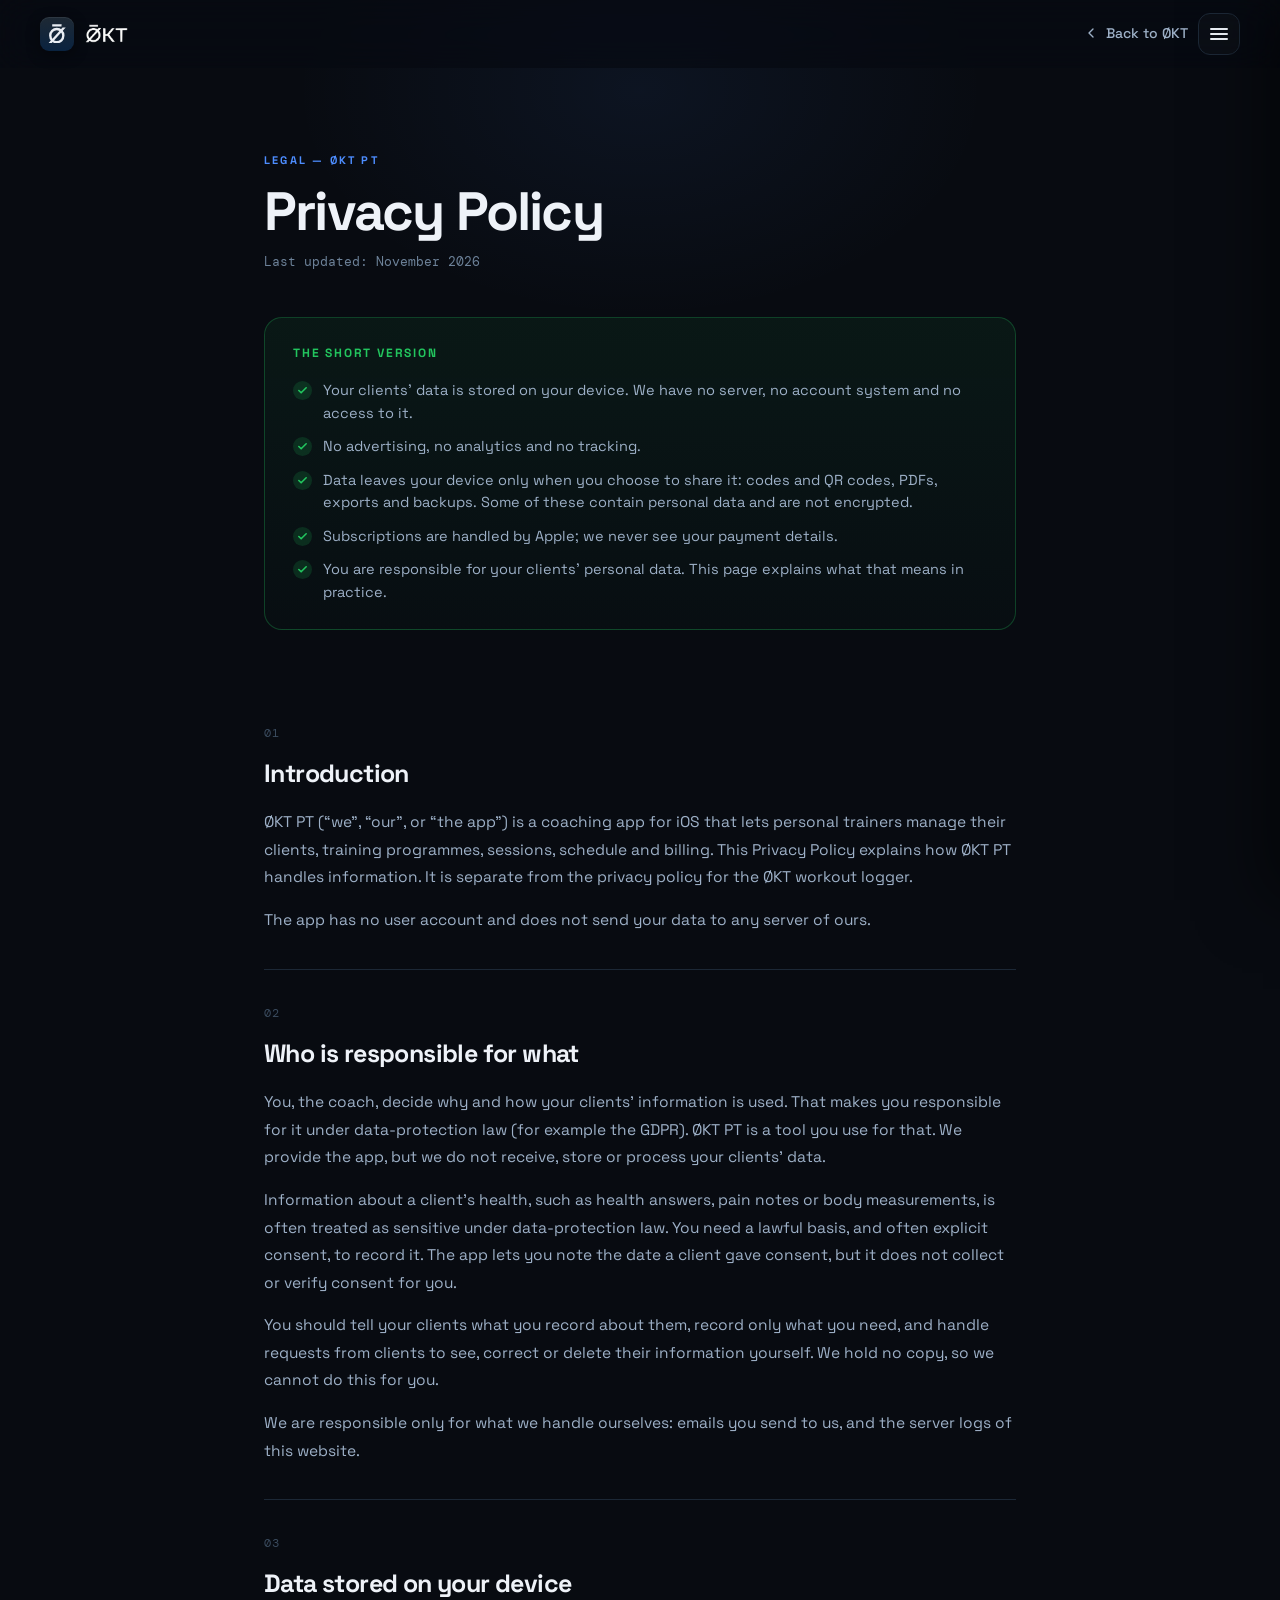
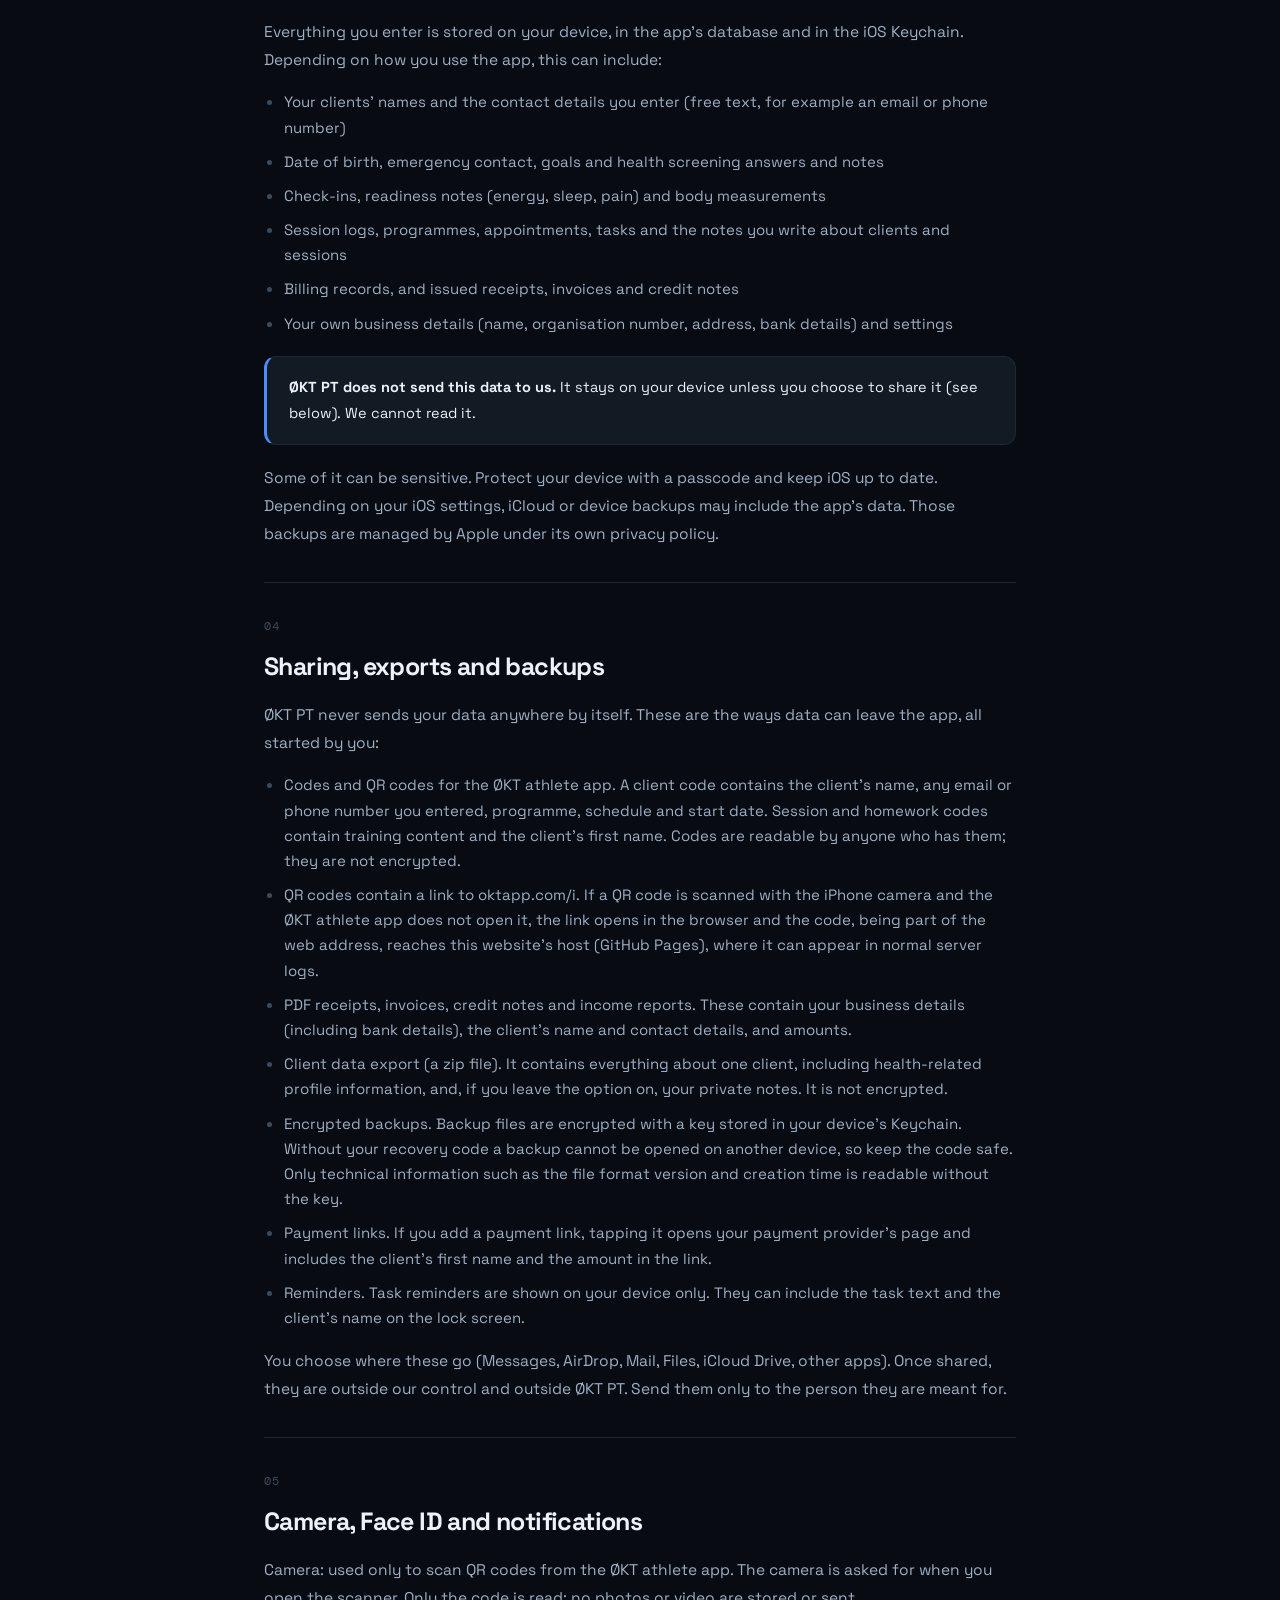
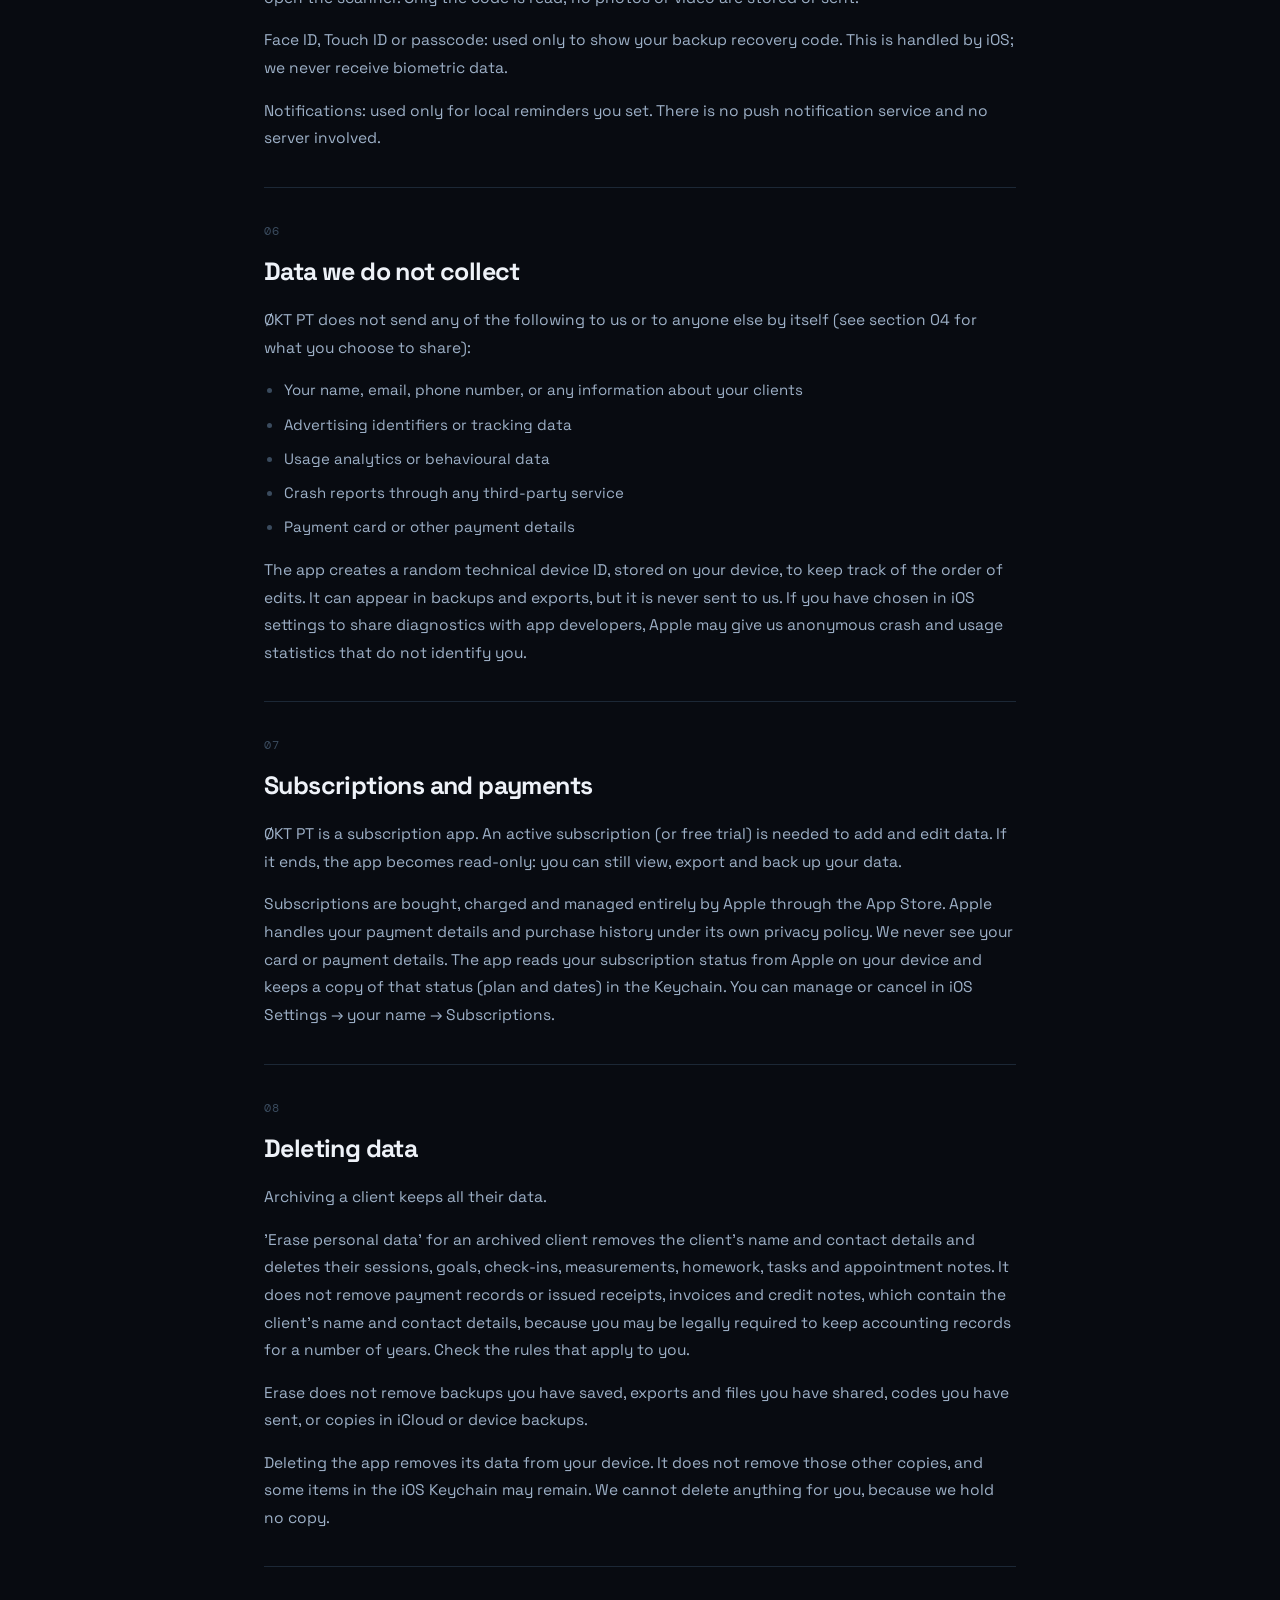
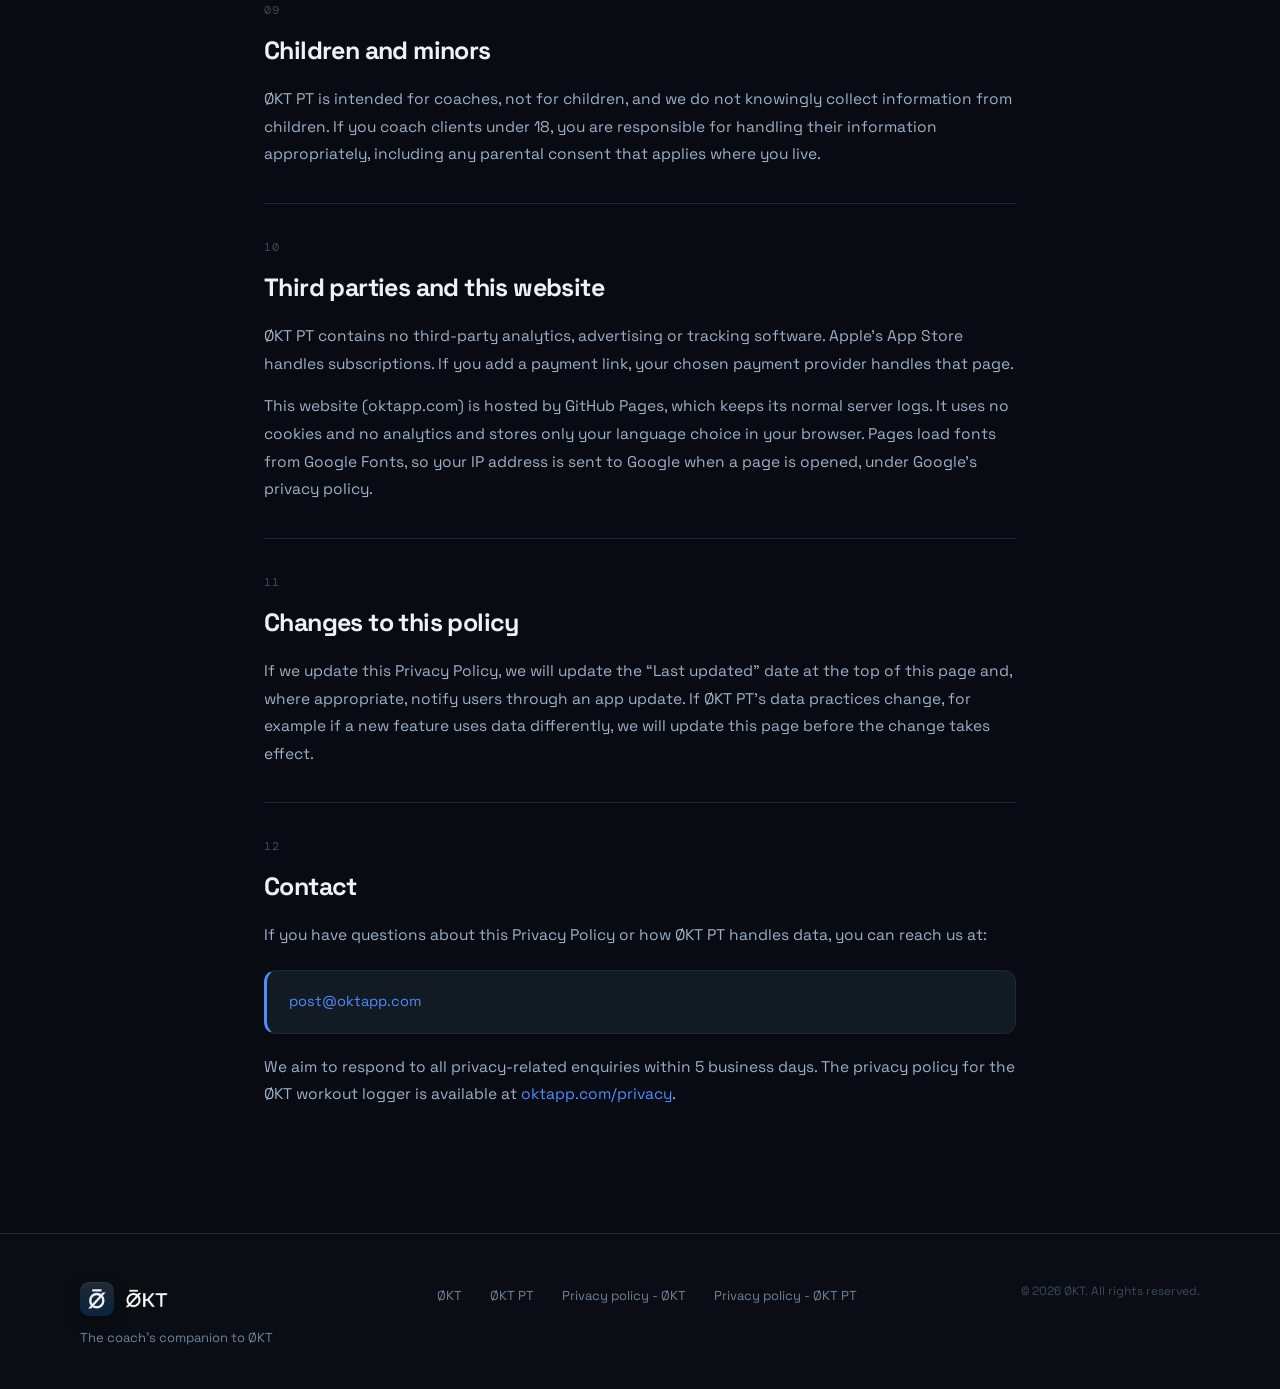
<file: pt/privacy.html>
<!DOCTYPE html>
<html lang="en">
<head>
  <meta charset="UTF-8" />
  <meta name="viewport" content="width=device-width, initial-scale=1.0" />
  <title>Privacy Policy — ØKT PT</title>
  <meta name="description" content="ØKT PT privacy policy. Your clients' data is stored on your device, not on our servers." />
  <meta name="theme-color" content="#080b11" />
  <link rel="canonical" href="https://oktapp.com/pt/privacy" />
  <link rel="alternate" hreflang="en" href="https://oktapp.com/pt/privacy?lang=en" />
  <link rel="alternate" hreflang="nb" href="https://oktapp.com/pt/privacy?lang=no" />

  <link rel="icon" type="image/svg+xml" href="/assets/icon.svg" />
  <link rel="icon" type="image/png" sizes="32x32" href="/assets/favicon-32.png" />
  <link rel="apple-touch-icon" href="/assets/apple-touch-icon.png" />
  <link rel="manifest" href="/site.webmanifest" />

  <meta property="og:type" content="article" />
  <meta property="og:site_name" content="ØKT PT" />
  <meta property="og:locale" content="en_GB" />
  <meta property="og:url" content="https://oktapp.com/pt/privacy" />
  <meta property="og:title" content="Privacy Policy — ØKT PT" />
  <meta property="og:description" content="ØKT PT privacy policy. Your clients' data is stored on your device, not on our servers." />
  <meta property="og:image" content="https://oktapp.com/assets/og-image.png" />
  <meta name="twitter:card" content="summary_large_image" />

  <link rel="preconnect" href="https://fonts.googleapis.com" />
  <link rel="preconnect" href="https://fonts.gstatic.com" crossorigin />
  <link href="https://fonts.googleapis.com/css2?family=Space+Grotesk:wght@400;500;600;700&family=DM+Mono:wght@400;500&display=swap" rel="stylesheet" />
  <link rel="stylesheet" href="/assets/site.css?v=2026-11-07c" />

  <style>
    .page-hero {
      max-width: 800px;
      margin: 0 auto;
      padding: calc(var(--nav-h) + 84px) clamp(20px, 5vw, 24px) 44px;
      position: relative;
    }
    .page-hero::before {
      content: '';
      position: absolute;
      top: -140px; left: 50%;
      transform: translateX(-50%);
      width: 700px; height: 460px;
      background: radial-gradient(ellipse, rgba(77,141,255,.07) 0%, transparent 70%);
      pointer-events: none;
    }
    .page-hero > * { position: relative; }
    .page-eyebrow {
      font-size: 11px; font-weight: 700; letter-spacing: 2.2px;
      text-transform: uppercase; color: var(--blue); margin-bottom: 14px;
    }
    .page-title {
      font-size: clamp(32px, 6vw, 54px);
      font-weight: 700; letter-spacing: -1.8px; line-height: 1.05;
      margin-bottom: 12px;
    }
    .page-meta {
      font-size: 13px; color: var(--muted);
      font-family: 'DM Mono', monospace;
    }

    .summary-card {
      max-width: 800px;
      margin: 0 auto 20px;
      padding: 0 clamp(20px, 5vw, 24px);
    }
    .summary-inner {
      background: linear-gradient(180deg, rgba(34,197,94,.07), rgba(34,197,94,.02));
      border: 1px solid rgba(34,197,94,.28);
      border-radius: var(--radius);
      padding: 26px 28px;
    }
    .summary-title {
      font-size: 12px; font-weight: 700; letter-spacing: 1.8px;
      text-transform: uppercase; color: var(--green); margin-bottom: 16px;
    }
    .summary-points { list-style: none; display: grid; gap: 11px; }
    .summary-points li {
      display: flex; align-items: flex-start; gap: 11px;
      font-size: 14.5px; color: var(--text-2); line-height: 1.55;
    }
    .summary-points .tick {
      width: 19px; height: 19px; border-radius: 50%;
      background: rgba(34,197,94,.16); color: var(--green);
      display: grid; place-items: center; flex-shrink: 0; margin-top: 2px;
    }

    .content {
      max-width: 800px;
      margin: 0 auto;
      padding: 40px clamp(20px, 5vw, 24px) 90px;
    }
    .sec { padding: 34px 0; border-top: 1px solid var(--border); }
    .sec:first-child { border-top: none; }
    .sec-num {
      font-family: 'DM Mono', monospace;
      font-size: 12px; color: var(--faint);
      letter-spacing: 1px; margin-bottom: 10px;
    }
    .sec h2 {
      font-size: clamp(20px, 3vw, 25px);
      font-weight: 700; letter-spacing: -.6px;
      margin-bottom: 16px;
    }
    .sec p { font-size: 15.5px; color: var(--text-2); line-height: 1.78; margin-bottom: 15px; }
    .sec p:last-child { margin-bottom: 0; }
    .sec ul { list-style: none; margin: 4px 0 18px; display: grid; gap: 9px; }
    .sec ul li {
      position: relative;
      padding-left: 20px;
      font-size: 15px; color: var(--text-2); line-height: 1.68;
    }
    .sec ul li::before {
      content: '';
      position: absolute;
      left: 3px; top: 11px;
      width: 5px; height: 5px; border-radius: 50%;
      background: var(--faint);
    }
    .highlight-box {
      background: var(--card);
      border: 1px solid var(--border);
      border-left: 3px solid var(--blue);
      border-radius: 12px;
      padding: 18px 22px;
      margin: 20px 0;
    }
    .highlight-box p { margin: 0; color: var(--text); font-size: 14.5px; }
    strong { color: var(--text); font-weight: 700; }
    .sec a { color: var(--blue); text-decoration: none; }
    .sec a:hover { text-decoration: underline; }

    .nav-back {
      display: inline-flex; align-items: center; gap: 7px;
      color: var(--text-2); text-decoration: none;
      font-size: 14px; font-weight: 500;
      transition: color .2s;
    }
    .nav-back:hover { color: var(--text); }
    @media (max-width: 560px) { .nav-back span { display: none; } }
  </style>
</head>

<body data-page="ptprivacy" data-title-key="ptpv.meta.title" data-desc-key="ptpv.meta.desc">

  <a class="skip-link" href="#main" data-i18n="skip">Skip to content</a>

  <nav class="site-nav">
    <a href="/" class="brand" aria-label="ØKT">
      <span class="brand-mark" data-mark></span>
      <img src="/assets/logo.png" alt="ØKT" class="brand-word" />
    </a>
    <div class="nav-right">
      <a href="/" class="nav-back">
        <svg width="16" height="16" viewBox="0 0 24 24" fill="none" stroke="currentColor" stroke-width="2" stroke-linecap="round" stroke-linejoin="round"><polyline points="15 18 9 12 15 6"/></svg>
        <span data-i18n="nav.back">Back to ØKT</span>
      </a>
      <button class="hamburger" type="button" aria-expanded="false" aria-controls="okt-drawer"
              data-i18n-attr="aria-label:drawer.open" aria-label="Open menu">
        <span class="bars"><span></span><span></span><span></span></span>
      </button>
    </div>
  </nav>

  <main id="main">

  <div class="page-hero">
    <p class="page-eyebrow" data-i18n="ptpv.eyebrow">Legal — ØKT PT</p>
    <h1 class="page-title" data-i18n="ptpv.title">Privacy Policy</h1>
    <p class="page-meta" data-i18n="ptpv.updated">Last updated: November 2026</p>
  </div>

  <div class="summary-card">
    <div class="summary-inner">
      <div class="summary-title" data-i18n="ptpv.sum.title">The short version</div>
      <ul class="summary-points">
        <li><span class="tick"><svg width="11" height="11" viewBox="0 0 24 24" fill="none" stroke="currentColor" stroke-width="3.5" stroke-linecap="round" stroke-linejoin="round"><path d="M20 6 9 17l-5-5"/></svg></span><span data-i18n="ptpv.sum.1">Your clients' data is stored on your device. We have no server, no account system and no access to it.</span></li>
        <li><span class="tick"><svg width="11" height="11" viewBox="0 0 24 24" fill="none" stroke="currentColor" stroke-width="3.5" stroke-linecap="round" stroke-linejoin="round"><path d="M20 6 9 17l-5-5"/></svg></span><span data-i18n="ptpv.sum.2">No advertising, no analytics and no tracking.</span></li>
        <li><span class="tick"><svg width="11" height="11" viewBox="0 0 24 24" fill="none" stroke="currentColor" stroke-width="3.5" stroke-linecap="round" stroke-linejoin="round"><path d="M20 6 9 17l-5-5"/></svg></span><span data-i18n="ptpv.sum.3">Data leaves your device only when you choose to share it: codes and QR codes, PDFs, exports and backups. Some of these contain personal data and are not encrypted.</span></li>
        <li><span class="tick"><svg width="11" height="11" viewBox="0 0 24 24" fill="none" stroke="currentColor" stroke-width="3.5" stroke-linecap="round" stroke-linejoin="round"><path d="M20 6 9 17l-5-5"/></svg></span><span data-i18n="ptpv.sum.4">Subscriptions are handled by Apple; we never see your payment details.</span></li>
        <li><span class="tick"><svg width="11" height="11" viewBox="0 0 24 24" fill="none" stroke="currentColor" stroke-width="3.5" stroke-linecap="round" stroke-linejoin="round"><path d="M20 6 9 17l-5-5"/></svg></span><span data-i18n="ptpv.sum.5">You are responsible for your clients' personal data. This page explains what that means in practice.</span></li>
      </ul>
    </div>
  </div>

  <div class="content">

    <div class="sec reveal">
      <div class="sec-num">01</div>
      <h2 data-i18n="ptpv.s1.t">Introduction</h2>
      <p data-i18n="ptpv.s1.a">ØKT PT (“we”, “our”, or “the app”) is a coaching app for iOS that lets personal trainers manage their clients, training programmes, sessions, schedule and billing. This Privacy Policy explains how ØKT PT handles information. It is separate from the privacy policy for the ØKT workout logger.</p>
      <p data-i18n="ptpv.s1.b">The app has no user account and does not send your data to any server of ours.</p>
    </div>

    <div class="sec reveal">
      <div class="sec-num">02</div>
      <h2 data-i18n="ptpv.s2.t">Who is responsible for what</h2>
      <p data-i18n="ptpv.s2.a">You, the coach, decide why and how your clients' information is used. That makes you responsible for it under data-protection law (for example the GDPR). ØKT PT is a tool you use for that. We provide the app, but we do not receive, store or process your clients' data.</p>
      <p data-i18n="ptpv.s2.b">Information about a client's health, such as health answers, pain notes or body measurements, is often treated as sensitive under data-protection law. You need a lawful basis, and often explicit consent, to record it. The app lets you note the date a client gave consent, but it does not collect or verify consent for you.</p>
      <p data-i18n="ptpv.s2.c">You should tell your clients what you record about them, record only what you need, and handle requests from clients to see, correct or delete their information yourself. We hold no copy, so we cannot do this for you.</p>
      <p data-i18n="ptpv.s2.d">We are responsible only for what we handle ourselves: emails you send to us, and the server logs of this website.</p>
    </div>

    <div class="sec reveal">
      <div class="sec-num">03</div>
      <h2 data-i18n="ptpv.s3.t">Data stored on your device</h2>
      <p data-i18n="ptpv.s3.a">Everything you enter is stored on your device, in the app's database and in the iOS Keychain. Depending on how you use the app, this can include:</p>
      <ul>
        <li data-i18n="ptpv.s3.l1">Your clients' names and the contact details you enter (free text, for example an email or phone number)</li>
        <li data-i18n="ptpv.s3.l2">Date of birth, emergency contact, goals and health screening answers and notes</li>
        <li data-i18n="ptpv.s3.l3">Check-ins, readiness notes (energy, sleep, pain) and body measurements</li>
        <li data-i18n="ptpv.s3.l4">Session logs, programmes, appointments, tasks and the notes you write about clients and sessions</li>
        <li data-i18n="ptpv.s3.l5">Billing records, and issued receipts, invoices and credit notes</li>
        <li data-i18n="ptpv.s3.l6">Your own business details (name, organisation number, address, bank details) and settings</li>
      </ul>
      <div class="highlight-box"><p data-i18n="ptpv.s3.box"><strong>ØKT PT does not send this data to us.</strong> It stays on your device unless you choose to share it (see below). We cannot read it.</p></div>
      <p data-i18n="ptpv.s3.b">Some of it can be sensitive. Protect your device with a passcode and keep iOS up to date. Depending on your iOS settings, iCloud or device backups may include the app's data. Those backups are managed by Apple under its own privacy policy.</p>
    </div>

    <div class="sec reveal">
      <div class="sec-num">04</div>
      <h2 data-i18n="ptpv.s4.t">Sharing, exports and backups</h2>
      <p data-i18n="ptpv.s4.a">ØKT PT never sends your data anywhere by itself. These are the ways data can leave the app, all started by you:</p>
      <ul>
        <li data-i18n="ptpv.s4.l1">Codes and QR codes for the ØKT athlete app. A client code contains the client's name, any email or phone number you entered, programme, schedule and start date. Session and homework codes contain training content and the client's first name. Codes are readable by anyone who has them; they are not encrypted.</li>
        <li data-i18n="ptpv.s4.l2">QR codes contain a link to oktapp.com/i. If a QR code is scanned with the iPhone camera and the ØKT athlete app does not open it, the link opens in the browser and the code, being part of the web address, reaches this website's host (GitHub Pages), where it can appear in normal server logs.</li>
        <li data-i18n="ptpv.s4.l3">PDF receipts, invoices, credit notes and income reports. These contain your business details (including bank details), the client's name and contact details, and amounts.</li>
        <li data-i18n="ptpv.s4.l4">Client data export (a zip file). It contains everything about one client, including health-related profile information, and, if you leave the option on, your private notes. It is not encrypted.</li>
        <li data-i18n="ptpv.s4.l5">Encrypted backups. Backup files are encrypted with a key stored in your device's Keychain. Without your recovery code a backup cannot be opened on another device, so keep the code safe. Only technical information such as the file format version and creation time is readable without the key.</li>
        <li data-i18n="ptpv.s4.l6">Payment links. If you add a payment link, tapping it opens your payment provider's page and includes the client's first name and the amount in the link.</li>
        <li data-i18n="ptpv.s4.l7">Reminders. Task reminders are shown on your device only. They can include the task text and the client's name on the lock screen.</li>
      </ul>
      <p data-i18n="ptpv.s4.b">You choose where these go (Messages, AirDrop, Mail, Files, iCloud Drive, other apps). Once shared, they are outside our control and outside ØKT PT. Send them only to the person they are meant for.</p>
    </div>

    <div class="sec reveal">
      <div class="sec-num">05</div>
      <h2 data-i18n="ptpv.s5.t">Camera, Face ID and notifications</h2>
      <p data-i18n="ptpv.s5.a">Camera: used only to scan QR codes from the ØKT athlete app. The camera is asked for when you open the scanner. Only the code is read; no photos or video are stored or sent.</p>
      <p data-i18n="ptpv.s5.b">Face ID, Touch ID or passcode: used only to show your backup recovery code. This is handled by iOS; we never receive biometric data.</p>
      <p data-i18n="ptpv.s5.c">Notifications: used only for local reminders you set. There is no push notification service and no server involved.</p>
    </div>

    <div class="sec reveal">
      <div class="sec-num">06</div>
      <h2 data-i18n="ptpv.s6.t">Data we do not collect</h2>
      <p data-i18n="ptpv.s6.a">ØKT PT does not send any of the following to us or to anyone else by itself (see section 04 for what you choose to share):</p>
      <ul>
        <li data-i18n="ptpv.s6.l1">Your name, email, phone number, or any information about your clients</li>
        <li data-i18n="ptpv.s6.l2">Advertising identifiers or tracking data</li>
        <li data-i18n="ptpv.s6.l3">Usage analytics or behavioural data</li>
        <li data-i18n="ptpv.s6.l4">Crash reports through any third-party service</li>
        <li data-i18n="ptpv.s6.l5">Payment card or other payment details</li>
      </ul>
      <p data-i18n="ptpv.s6.b">The app creates a random technical device ID, stored on your device, to keep track of the order of edits. It can appear in backups and exports, but it is never sent to us. If you have chosen in iOS settings to share diagnostics with app developers, Apple may give us anonymous crash and usage statistics that do not identify you.</p>
    </div>

    <div class="sec reveal">
      <div class="sec-num">07</div>
      <h2 data-i18n="ptpv.s7.t">Subscriptions and payments</h2>
      <p data-i18n="ptpv.s7.a">ØKT PT is a subscription app. An active subscription (or free trial) is needed to add and edit data. If it ends, the app becomes read-only: you can still view, export and back up your data.</p>
      <p data-i18n="ptpv.s7.b">Subscriptions are bought, charged and managed entirely by Apple through the App Store. Apple handles your payment details and purchase history under its own privacy policy. We never see your card or payment details. The app reads your subscription status from Apple on your device and keeps a copy of that status (plan and dates) in the Keychain. You can manage or cancel in iOS Settings → your name → Subscriptions.</p>
    </div>

    <div class="sec reveal">
      <div class="sec-num">08</div>
      <h2 data-i18n="ptpv.s8.t">Deleting data</h2>
      <p data-i18n="ptpv.s8.a">Archiving a client keeps all their data.</p>
      <p data-i18n="ptpv.s8.b">'Erase personal data' for an archived client removes the client's name and contact details and deletes their sessions, goals, check-ins, measurements, homework, tasks and appointment notes. It does not remove payment records or issued receipts, invoices and credit notes, which contain the client's name and contact details, because you may be legally required to keep accounting records for a number of years. Check the rules that apply to you.</p>
      <p data-i18n="ptpv.s8.c">Erase does not remove backups you have saved, exports and files you have shared, codes you have sent, or copies in iCloud or device backups.</p>
      <p data-i18n="ptpv.s8.d">Deleting the app removes its data from your device. It does not remove those other copies, and some items in the iOS Keychain may remain. We cannot delete anything for you, because we hold no copy.</p>
    </div>

    <div class="sec reveal">
      <div class="sec-num">09</div>
      <h2 data-i18n="ptpv.s9.t">Children and minors</h2>
      <p data-i18n="ptpv.s9.a">ØKT PT is intended for coaches, not for children, and we do not knowingly collect information from children. If you coach clients under 18, you are responsible for handling their information appropriately, including any parental consent that applies where you live.</p>
    </div>

    <div class="sec reveal">
      <div class="sec-num">10</div>
      <h2 data-i18n="ptpv.s10.t">Third parties and this website</h2>
      <p data-i18n="ptpv.s10.a">ØKT PT contains no third-party analytics, advertising or tracking software. Apple's App Store handles subscriptions. If you add a payment link, your chosen payment provider handles that page.</p>
      <p data-i18n="ptpv.s10.b">This website (oktapp.com) is hosted by GitHub Pages, which keeps its normal server logs. It uses no cookies and no analytics and stores only your language choice in your browser. Pages load fonts from Google Fonts, so your IP address is sent to Google when a page is opened, under Google's privacy policy.</p>
    </div>

    <div class="sec reveal">
      <div class="sec-num">11</div>
      <h2 data-i18n="ptpv.s11.t">Changes to this policy</h2>
      <p data-i18n="ptpv.s11.a">If we update this Privacy Policy, we will update the “Last updated” date at the top of this page and, where appropriate, notify users through an app update. If ØKT PT's data practices change, for example if a new feature uses data differently, we will update this page before the change takes effect.</p>
    </div>

    <div class="sec reveal">
      <div class="sec-num">12</div>
      <h2 data-i18n="ptpv.s12.t">Contact</h2>
      <p data-i18n="ptpv.s12.a">If you have questions about this Privacy Policy or how ØKT PT handles data, you can reach us at:</p>
      <div class="highlight-box">
        <p><a href="mailto:post@oktapp.com">post@oktapp.com</a></p>
      </div>
      <p data-i18n="ptpv.s12.b">We aim to respond to all privacy-related enquiries within 5 business days. The privacy policy for the ØKT workout logger is available at <a href='/privacy'>oktapp.com/privacy</a>.</p>
    </div>

  </div>
  </main>

  <footer class="site-footer">
    <div class="footer-inner">
      <div class="footer-brand">
        <a href="/" class="brand" aria-label="ØKT">
          <span class="brand-mark" data-mark></span>
          <img src="/assets/logo.png" alt="ØKT" class="brand-word" />
        </a>
        <p class="footer-tag" data-i18n="ptapp.footer_tagline">The coach's companion to ØKT</p>
      </div>
      <ul class="footer-links">
        <li><a href="/okt/"           data-i18n="nav.appokt">ØKT</a></li>
        <li><a href="/pt/"            data-i18n="nav.apppt">ØKT PT</a></li>
        <li><a href="/privacy.html"   data-i18n="nav.pvokt">Privacy policy - ØKT</a></li>
        <li><a href="/pt/privacy"     data-i18n="nav.pvpt">Privacy policy - ØKT PT</a></li>
      </ul>
      <div class="footer-copy" data-i18n="footer.copy">© 2026 ØKT. All rights reserved.</div>
    </div>
  </footer>

  <!-- ?v= is a cache buster: bump it in ALL pages whenever assets change.
       i18n.js overwrites the HTML copy at runtime, so a stale cached copy
       silently replaces correct text with old strings. -->
  <script src="/assets/i18n.js?v=2026-11-07c"></script>
  <script src="/assets/site.js?v=2026-11-07c"></script>
</body>
</html>
</file>
<file: assets/site.css>
/* ============================================================
   ØKT — shared site styles
   Design tokens, navigation, hamburger drawer, footer, buttons
   ============================================================ */

*, *::before, *::after { box-sizing: border-box; margin: 0; padding: 0; }

:root {
  /* surfaces */
  --bg:        #080b11;
  --bg-2:      #0a0e14;
  --surface:   #0f151d;
  --card:      #121a24;
  --card-hi:   #16202c;
  --border:    #1c2836;
  --border-hi: #27384a;

  /* brand */
  --blue:      #4d8dff;
  --blue-hi:   #6aa1ff;
  --blue-dim:  #223c6e;
  --blue-glow: rgba(77,141,255,0.16);

  /* split colours */
  --press:     #ef4444;
  --pull:      #3b82f6;
  --leg:       #22c55e;
  --core:      #a67fe8;
  --cardio:    #facc15;
  --green:     #22c55e;
  --green-dim: #052a14;

  /* type */
  --text:      #eef2f8;
  --text-2:    #9db0c7;
  --muted:     #6d8299;
  --faint:     #3a4b5e;

  --radius:    18px;
  --nav-h:     68px;
  --ease:      cubic-bezier(.22,.61,.36,1);
}

html {
  scroll-behavior: smooth;
  scroll-padding-top: calc(var(--nav-h) + 16px);
  -webkit-text-size-adjust: 100%;
}

body {
  background: var(--bg);
  color: var(--text);
  font-family: 'Space Grotesk', system-ui, -apple-system, sans-serif;
  font-size: 16px;
  line-height: 1.6;
  overflow-x: hidden;
  -webkit-font-smoothing: antialiased;
  text-rendering: optimizeLegibility;
}

body.no-scroll { overflow: hidden; }

img, svg { display: block; max-width: 100%; }

a { color: var(--blue); }

::selection { background: rgba(77,141,255,0.28); color: #fff; }

/* focus ring — visible for keyboard users only */
:focus-visible {
  outline: 2px solid var(--blue);
  outline-offset: 3px;
  border-radius: 6px;
}

.skip-link {
  position: absolute;
  left: 12px; top: -60px;
  z-index: 300;
  background: var(--blue);
  color: #fff;
  padding: 10px 18px;
  border-radius: 10px;
  font-size: 14px;
  font-weight: 700;
  text-decoration: none;
  transition: top .2s var(--ease);
}
.skip-link:focus { top: 12px; }

.sr-only {
  position: absolute; width: 1px; height: 1px;
  padding: 0; margin: -1px; overflow: hidden;
  clip: rect(0 0 0 0); white-space: nowrap; border: 0;
}

/* ─────────────────────────  NAV  ───────────────────────── */

.site-nav {
  position: fixed;
  inset: 0 0 auto 0;
  z-index: 120;
  display: flex;
  align-items: center;
  justify-content: space-between;
  gap: 24px;
  height: var(--nav-h);
  padding: 0 clamp(16px, 4vw, 40px);
  background: rgba(8,11,17,0.72);
  backdrop-filter: blur(20px) saturate(140%);
  -webkit-backdrop-filter: blur(20px) saturate(140%);
  border-bottom: 1px solid transparent;
  transition: border-color .3s var(--ease), background .3s var(--ease);
}

.site-nav.scrolled {
  background: rgba(8,11,17,0.92);
  border-bottom-color: var(--border);
}

/* logo lockup: official app mark + wordmark */
.brand {
  display: inline-flex;
  align-items: center;
  gap: 11px;
  text-decoration: none;
  color: var(--text);
  flex-shrink: 0;
}

.brand-mark {
  width: 34px; height: 34px;
  border-radius: 9px;
  background: linear-gradient(180deg, #1e2934 0%, #0a2340 100%);
  display: grid;
  place-items: center;
  flex-shrink: 0;
  box-shadow: 0 1px 0 rgba(255,255,255,.07) inset, 0 4px 14px rgba(0,0,0,.4);
}

.brand-mark svg { width: 58%; height: 58%; color: #e9edf3; }

.brand-word {
  display: block;
  height: 19px;
  width: auto;
}

.nav-right {
  display: flex;
  align-items: center;
  gap: 10px;
}

.nav-links {
  display: flex;
  align-items: center;
  gap: 30px;
  list-style: none;
  margin-right: 12px;
}

.nav-links a {
  color: var(--text-2);
  text-decoration: none;
  font-size: 14px;
  font-weight: 500;
  transition: color .2s;
}
.nav-links a:hover { color: var(--text); }

.nav-cta {
  background: var(--blue);
  color: #fff;
  padding: 9px 18px;
  border-radius: 11px;
  font-weight: 700;
  font-size: 14px;
  text-decoration: none;
  white-space: nowrap;
  transition: background .2s, transform .15s var(--ease);
}
.nav-cta:hover { background: var(--blue-hi); transform: translateY(-1px); }

/* ── hamburger button ── */
.hamburger {
  width: 42px; height: 42px;
  border-radius: 12px;
  border: 1px solid var(--border);
  background: rgba(255,255,255,0.02);
  display: grid;
  place-items: center;
  cursor: pointer;
  transition: border-color .2s, background .2s;
  flex-shrink: 0;
}
.hamburger:hover { border-color: var(--border-hi); background: rgba(255,255,255,0.05); }

.hamburger .bars {
  position: relative;
  width: 18px; height: 12px;
}
.hamburger .bars span {
  position: absolute;
  left: 0; right: 0;
  height: 2px;
  border-radius: 2px;
  background: var(--text);
  transition: transform .32s var(--ease), opacity .2s;
}
.hamburger .bars span:nth-child(1) { top: 0; }
.hamburger .bars span:nth-child(2) { top: 5px; }
.hamburger .bars span:nth-child(3) { top: 10px; }

.hamburger[aria-expanded="true"] .bars span:nth-child(1) { transform: translateY(5px) rotate(45deg); }
.hamburger[aria-expanded="true"] .bars span:nth-child(2) { opacity: 0; }
.hamburger[aria-expanded="true"] .bars span:nth-child(3) { transform: translateY(-5px) rotate(-45deg); }

/* ── drawer ── */
.drawer-scrim {
  position: fixed;
  inset: 0;
  z-index: 130;
  background: rgba(4,6,10,0.6);
  backdrop-filter: blur(3px);
  opacity: 0;
  visibility: hidden;
  transition: opacity .3s var(--ease), visibility .3s;
}
.drawer-scrim.open { opacity: 1; visibility: visible; }

.drawer {
  position: fixed;
  top: 0; right: 0; bottom: 0;
  z-index: 140;
  width: min(360px, 88vw);
  background: var(--surface);
  border-left: 1px solid var(--border);
  box-shadow: -24px 0 60px rgba(0,0,0,.5);
  transform: translateX(102%);
  transition: transform .38s var(--ease);
  display: flex;
  flex-direction: column;
  overflow-y: auto;
  overscroll-behavior: contain;
}
.drawer.open { transform: translateX(0); }

.drawer-head {
  display: flex;
  align-items: center;
  justify-content: space-between;
  height: var(--nav-h);
  padding: 0 20px 0 24px;
  border-bottom: 1px solid var(--border);
  flex-shrink: 0;
}

.drawer-close {
  width: 38px; height: 38px;
  border-radius: 10px;
  border: 1px solid var(--border);
  background: transparent;
  color: var(--muted);
  display: grid;
  place-items: center;
  cursor: pointer;
  transition: color .2s, border-color .2s;
}
.drawer-close:hover { color: var(--text); border-color: var(--border-hi); }

.drawer-body { padding: 24px; flex: 1; }

.drawer-label {
  font-size: 10px;
  font-weight: 700;
  letter-spacing: 1.8px;
  text-transform: uppercase;
  color: var(--faint);
  margin-bottom: 12px;
}

.drawer-nav {
  list-style: none;
  margin-bottom: 32px;
}

.drawer-nav a {
  display: flex;
  align-items: center;
  justify-content: space-between;
  padding: 13px 0;
  color: var(--text);
  text-decoration: none;
  font-size: 17px;
  font-weight: 600;
  border-bottom: 1px solid rgba(28,40,54,.7);
  transition: color .2s, padding-left .2s var(--ease);
}
.drawer-nav a:hover { color: var(--blue); padding-left: 6px; }
.drawer-nav a .chev { color: var(--faint); transition: transform .2s var(--ease); }
.drawer-nav a:hover .chev { transform: translateX(3px); }

.drawer-nav li.is-current a { color: var(--blue); }

/* language switcher */
.lang-switch {
  display: flex;
  gap: 10px;
  margin-bottom: 32px;
}

.lang-btn {
  flex: 0 0 auto;
  display: flex;
  align-items: center;
  justify-content: center;
  padding: 10px;
  border-radius: 13px;
  border: 1px solid var(--border);
  background: var(--card);
  cursor: pointer;
  transition: border-color .2s, background .2s;
}
.lang-btn:hover { border-color: var(--border-hi); }
.lang-btn[aria-pressed="true"] {
  border-color: var(--blue);
  background: rgba(77,141,255,0.10);
}

.lang-btn .flag {
  width: 28px; height: 20px;
  border-radius: 3px;
  overflow: hidden;
  flex-shrink: 0;
  box-shadow: 0 0 0 1px rgba(255,255,255,.1);
}
.lang-btn .flag svg { width: 100%; height: 100%; }

.drawer-cta {
  display: block;
  text-align: center;
  background: var(--blue);
  color: #fff;
  font-weight: 700;
  font-size: 15px;
  padding: 14px;
  border-radius: 13px;
  text-decoration: none;
  transition: background .2s;
}
.drawer-cta:hover { background: var(--blue-hi); }

.drawer-foot {
  padding: 20px 24px 28px;
  border-top: 1px solid var(--border);
  font-size: 12px;
  color: var(--faint);
  flex-shrink: 0;
}

/* ─────────────────────────  BUTTONS  ───────────────────────── */

.btn-primary,
.btn-secondary {
  display: inline-flex;
  align-items: center;
  justify-content: center;
  gap: 10px;
  font-family: inherit;
  font-size: 15px;
  padding: 15px 28px;
  border-radius: 14px;
  text-decoration: none;
  cursor: pointer;
  transition: transform .15s var(--ease), background .2s, border-color .2s, color .2s;
}

.btn-primary {
  background: var(--blue);
  color: #fff;
  font-weight: 700;
  border: 1px solid var(--blue);
  box-shadow: 0 6px 20px rgba(77,141,255,.22);
}
.btn-primary:hover { background: var(--blue-hi); transform: translateY(-2px); }

.btn-secondary {
  background: transparent;
  color: var(--text-2);
  font-weight: 500;
  border: 1px solid var(--border);
}
.btn-secondary:hover { border-color: var(--border-hi); color: var(--text); transform: translateY(-2px); }

/* live store link */
.store-btn {
  display: inline-flex;
  align-items: center;
  gap: 12px;
  padding: 13px 22px;
  border-radius: 14px;
  border: 1px solid var(--border);
  background: var(--card);
  color: var(--muted);
  text-decoration: none;
  cursor: pointer;
  position: relative;
  transition: border-color .2s, transform .2s;
}
.store-btn:hover { border-color: var(--border-hi); transform: translateY(-2px); }
.store-btn:hover .store-big { color: var(--text); }
.store-btn:focus-visible { outline: 2px solid var(--blue); outline-offset: 3px; }
.store-btn .store-lines { text-align: left; line-height: 1.25; }
.store-btn .store-small { font-size: 10px; letter-spacing: .6px; text-transform: uppercase; color: var(--faint); }
.store-btn .store-big { font-size: 15px; font-weight: 700; color: var(--text-2); }

/* ─────────────────────────  FOOTER  ───────────────────────── */

.site-footer {
  border-top: 1px solid var(--border);
  padding: 48px clamp(20px, 5vw, 40px) 40px;
  background: var(--bg-2);
}

.footer-inner {
  max-width: 1120px;
  margin: 0 auto;
  display: flex;
  align-items: flex-start;
  justify-content: space-between;
  flex-wrap: wrap;
  gap: 28px;
}

.footer-brand { display: flex; flex-direction: column; gap: 12px; max-width: 300px; }
.footer-tag { font-size: 13px; color: var(--muted); line-height: 1.6; }

.footer-links {
  display: flex;
  gap: 28px;
  list-style: none;
  flex-wrap: wrap;
}
.footer-links a {
  font-size: 13px;
  color: var(--muted);
  text-decoration: none;
  transition: color .2s;
}
.footer-links a:hover { color: var(--text); }

.footer-copy { font-size: 12px; color: var(--faint); }

/* ─────────────────────────  APP SWITCHER + LANDING PAGES  ─────────────────────────
   Additive block: shared by the hub (/), /okt/ and /pt/.  */

.app-switch {
  display: inline-flex;
  align-items: center;
  gap: 2px;
  padding: 3px;
  border: 1px solid var(--border);
  border-radius: 100px;
  background: rgba(255,255,255,0.02);
}
.app-switch a {
  display: block;
  padding: 6px 14px;
  border-radius: 100px;
  color: var(--text-2);
  font-size: 13px;
  font-weight: 600;
  text-decoration: none;
  white-space: nowrap;
  transition: color .2s, background .2s;
}
.app-switch a:hover { color: var(--text); }
.app-switch a[aria-current="page"] {
  background: rgba(77,141,255,.14);
  color: var(--blue-hi);
}

.status-pill {
  display: inline-block;
  padding: 5px 13px;
  border-radius: 100px;
  border: 1px solid var(--border-hi);
  background: rgba(255,255,255,.03);
  color: var(--text-2);
  font-size: 12px;
  font-weight: 600;
  letter-spacing: .3px;
}
.status-pill--live {
  border-color: rgba(77,141,255,.3);
  background: rgba(77,141,255,.08);
  color: var(--blue-hi);
}

.landing-hero {
  max-width: 960px;
  margin: 0 auto;
  padding: calc(var(--nav-h) + 84px) clamp(20px, 5vw, 24px) 48px;
  position: relative;
}
.landing-hero::before {
  content: '';
  position: absolute;
  top: -140px; left: 50%;
  transform: translateX(-50%);
  width: 900px; height: 520px;
  max-width: 100vw;
  background: radial-gradient(ellipse, rgba(77,141,255,.09) 0%, transparent 70%);
  pointer-events: none;
}
.landing-hero > * { position: relative; }
.landing-eyebrow {
  font-size: 11px; font-weight: 700; letter-spacing: 2.2px;
  text-transform: uppercase; color: var(--blue); margin-bottom: 14px;
}
.landing-title {
  font-size: clamp(32px, 6vw, 56px);
  font-weight: 700; letter-spacing: -1.8px; line-height: 1.05;
  margin: 16px 0 16px;
}
.landing-sub {
  max-width: 600px;
  font-size: clamp(16px, 2.2vw, 19px);
  color: var(--text-2);
}

.landing-section {
  max-width: 960px;
  margin: 0 auto;
  padding: 36px clamp(20px, 5vw, 24px);
}
.landing-h2 {
  font-size: clamp(24px, 4vw, 34px);
  font-weight: 700; letter-spacing: -1px; line-height: 1.15;
  margin-bottom: 12px;
}
.text-link {
  color: var(--blue);
  font-weight: 600;
  text-decoration: none;
}
.text-link:hover { color: var(--blue-hi); text-decoration: underline; }

@media (max-width: 400px) {
  .app-switch { display: none; }
}

/* ─────────────────────────  REVEAL  ───────────────────────── */

.reveal {
  opacity: 0;
  transform: translateY(22px);
  transition: opacity .7s var(--ease), transform .7s var(--ease);
  will-change: opacity, transform;
}
.reveal.in { opacity: 1; transform: none; }

/* ─────────────────────────  RESPONSIVE  ───────────────────────── */

@media (max-width: 900px) {
  .nav-links { display: none; }
  .nav-cta   { display: none; }
}

@media (max-width: 640px) {
  .footer-inner { flex-direction: column; align-items: flex-start; }
}

@media (prefers-reduced-motion: reduce) {
  html { scroll-behavior: auto; }
  *, *::before, *::after {
    animation-duration: .01ms !important;
    animation-iteration-count: 1 !important;
    transition-duration: .01ms !important;
  }
  .reveal { opacity: 1; transform: none; }
}
</file>
